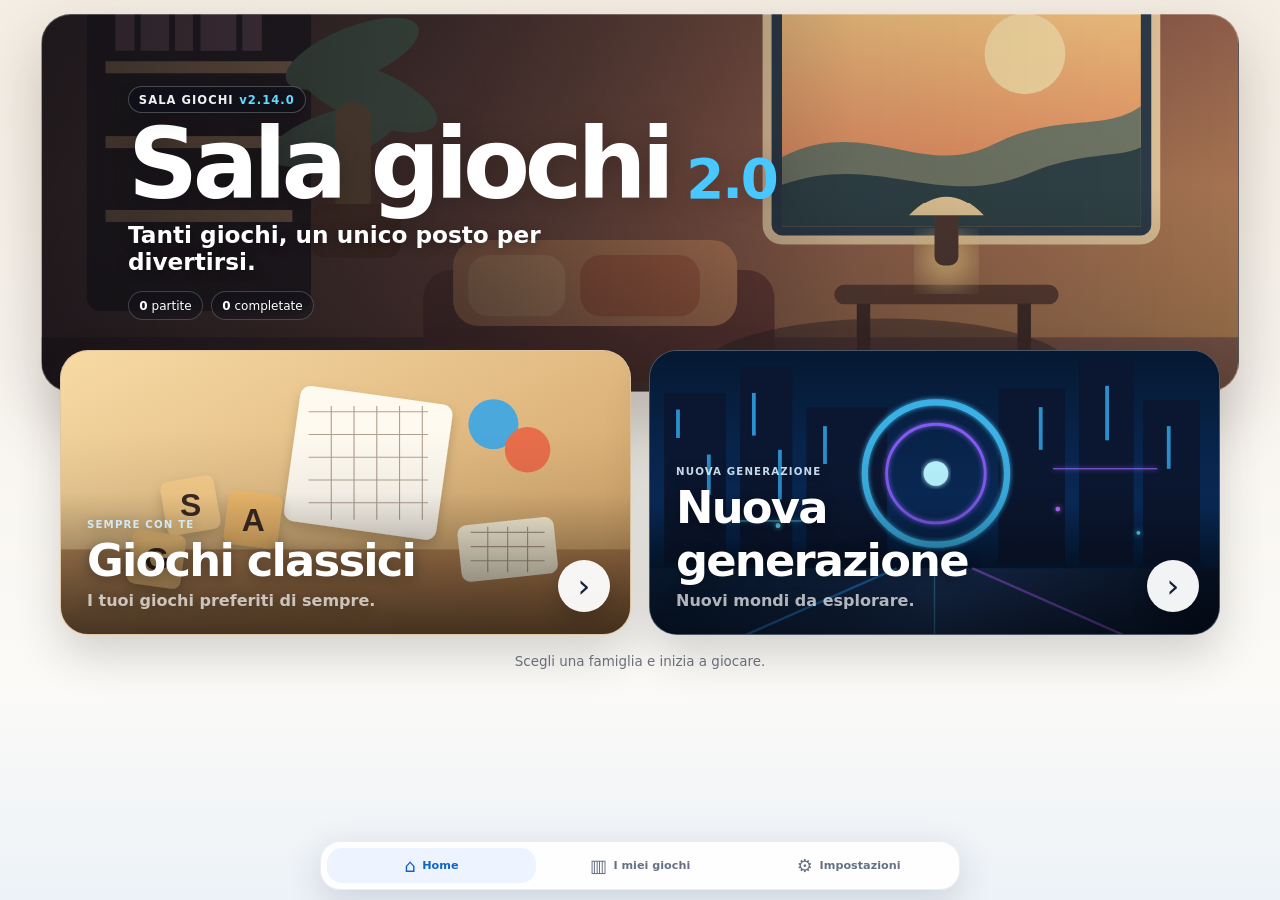
<file: index.html>
<!doctype html>
<html lang="it">
<head>
  <meta charset="utf-8" />
  <meta name="viewport" content="width=device-width,initial-scale=1,viewport-fit=cover" />
  <meta name="theme-color" content="#18233b" />
  <title>Sala Giochi 2.0</title>
  <link rel="manifest" href="manifest.webmanifest?v=2.14.0" />
  <link rel="icon" href="icon-192.png" type="image/png" />
  <link rel="stylesheet" href="styles.css" />
  <link rel="stylesheet" href="nextgen.css?v=2.10.2" />
  <link rel="stylesheet" href="nomi-cose-citta.css?v=2.11.5" />
  <link rel="stylesheet" href="rebus.css?v=2.14.0" />
</head>
<body>
  <header class="topbar">
    <button id="backBtn" class="icon-btn hidden" aria-label="Indietro">←</button>
    <div>
      <h1 id="pageTitle">Sala Giochi</h1>
      <p id="pageSub">Un solo giocatore · archivio locale</p>
    </div>
    <button id="homeBtn" class="icon-btn hidden" aria-label="Home">⌂</button>
  </header>

  <main id="app" class="app"></main>

  <dialog id="difficultyDialog" class="dialog">
    <form method="dialog" class="dialog-card">
      <h2 id="difficultyTitle">Scegli difficoltà</h2>
      <div class="difficulty-grid">
        <button value="easy" class="difficulty easy"><span>●</span> Facile</button>
        <button value="medium" class="difficulty medium"><span>●</span> Medio</button>
        <button value="hard" class="difficulty hard"><span>●</span> Difficile</button>
        <button value="extreme" class="difficulty extreme"><span>✦</span> Difficilissimo</button>
      </div>
      <button value="cancel" class="secondary">Annulla</button>
    </form>
  </dialog>

  <dialog id="helpDialog" class="dialog utility-dialog">
    <div class="dialog-card">
      <div class="dialog-title-row"><div><h2 id="helpTitle">Come si gioca</h2><p id="helpLevel"></p></div><button class="dialog-x" type="button" onclick="document.getElementById('helpDialog').close()">×</button></div>
      <div id="helpContent" class="help-content"></div>
      <button class="primary wide" type="button" onclick="document.getElementById('helpDialog').close()">Ho capito</button>
    </div>
  </dialog>

  <dialog id="notesDialog" class="dialog notes-dialog">
    <div class="dialog-card notes-card">
      <div class="dialog-title-row"><div><h2>📝 Taccuino</h2><p id="notesContext">Appunti della partita</p></div><button class="dialog-x" type="button" onclick="closeNotes()">×</button></div>
      <div class="notes-tools">
        <button id="copyCurrentBtn" class="secondary" type="button">📌 Copia elemento attuale</button>
        <button id="clearNotesBtn" class="secondary danger" type="button">Cancella foglio</button>
      </div>
      <textarea id="notesArea" class="notes-area" spellcheck="false" placeholder="Scrivi qui indizi, calcoli, ipotesi, combinazioni..."></textarea>
      <div class="mini-calc">
        <label for="calcInput">Calcolo rapido</label>
        <div class="calc-row"><input id="calcInput" inputmode="decimal" placeholder="es. (24+41)-9"><button id="calcBtn" class="secondary" type="button">=</button><output id="calcResult">—</output></div>
      </div>
      <p class="notes-save">Salvataggio automatico locale per questa sessione.</p>
    </div>
  </dialog>

  <div id="toast" class="toast" role="status" aria-live="polite"></div>
  <script src="app.js"></script>
  <script src="nextgen.js?v=2.10.2"></script>
  <script src="nomi-cose-citta.js?v=2.11.5"></script>
  <script src="rebus-config.js?v=2.14.0"></script>
  <script src="rebus.js?v=2.14.0"></script>
</body>
</html>
</file>
<file: styles.css>
:root{
  --bg:#f3f5fb;
  --surface:#ffffff;
  --surface-soft:#f8f9fd;
  --text:#172033;
  --muted:#718096;
  --line:#e5e9f2;
  --navy:#18233b;
  --purple:#6957e8;
  --purple-2:#8c7cf4;
  --shadow:0 14px 38px rgba(31,42,68,.10);
  --shadow-soft:0 8px 24px rgba(31,42,68,.08);
  --radius:22px;
}
*{box-sizing:border-box;-webkit-tap-highlight-color:transparent}
html{background:var(--bg)}
body{margin:0;background:
  radial-gradient(circle at 8% -8%,rgba(105,87,232,.13),transparent 28%),
  radial-gradient(circle at 95% 8%,rgba(60,194,195,.12),transparent 24%),
  var(--bg);color:var(--text);font-family:Inter,ui-rounded,system-ui,-apple-system,"Segoe UI",Roboto,sans-serif;min-height:100vh}
button,input,select{font:inherit}button{cursor:pointer;color:inherit}
button:active{transform:scale(.985)}
.topbar{position:sticky;top:0;z-index:5;display:grid;grid-template-columns:48px 1fr 48px;gap:9px;align-items:center;padding:14px 14px 12px;background:rgba(24,35,59,.96);color:#fff;border-bottom:1px solid rgba(255,255,255,.08);box-shadow:0 8px 24px rgba(24,35,59,.14);backdrop-filter:blur(16px)}
.topbar h1{margin:0;font-size:1.38rem;font-weight:850;letter-spacing:-.025em}.topbar p{margin:3px 0 0;color:#bdc6d9;font-size:.79rem;white-space:nowrap;overflow:hidden;text-overflow:ellipsis}.icon-btn{border:1px solid rgba(255,255,255,.12);background:rgba(255,255,255,.09);color:#fff;border-radius:15px;width:44px;height:44px;box-shadow:none;font-size:1.32rem;transition:.18s ease}.icon-btn:hover{background:rgba(255,255,255,.15)}.hidden{visibility:hidden}
.app{max-width:1020px;margin:0 auto;padding:18px 14px 42px}

.hero{position:relative;overflow:hidden;background:linear-gradient(135deg,#6553e5 0%,#7d68ef 48%,#4bb8c4 130%);color:#fff;border:0;box-shadow:0 18px 42px rgba(91,76,210,.23);border-radius:28px;padding:24px 22px;margin-bottom:16px;min-height:160px}.hero:before{content:"";position:absolute;width:150px;height:150px;border-radius:50%;right:-50px;top:-65px;background:rgba(255,255,255,.11)}.hero:after{content:"";position:absolute;width:95px;height:95px;border-radius:50%;right:44px;bottom:-58px;background:rgba(255,255,255,.09)}.hero>*{position:relative;z-index:1}.hero-kicker{display:inline-flex;align-items:center;gap:7px;background:rgba(255,255,255,.16);border:1px solid rgba(255,255,255,.18);border-radius:999px;padding:7px 11px;font-size:.76rem;font-weight:800;margin-bottom:12px}.hero h2{margin:0 0 8px;font-size:clamp(1.7rem,7vw,2.25rem);line-height:1.06;letter-spacing:-.035em}.hero p{margin:0;color:rgba(255,255,255,.86);line-height:1.45;max-width:650px;font-size:.93rem}.hero-note{display:flex;gap:8px;flex-wrap:wrap;margin-top:16px}.hero-note span{font-size:.74rem;font-weight:750;background:rgba(255,255,255,.13);padding:6px 9px;border-radius:999px}

.daily-card{width:100%;border:0;position:relative;overflow:hidden;background:linear-gradient(110deg,#fff7df,#fff2bf);border-radius:22px;padding:16px 17px;margin:4px 0 22px;text-align:left;box-shadow:var(--shadow-soft);display:grid;grid-template-columns:52px 1fr 28px;gap:12px;align-items:center}.daily-card:before{content:"";position:absolute;inset:0;border:1px solid rgba(230,170,37,.24);border-radius:inherit;pointer-events:none}.daily-icon{width:52px;height:52px;border-radius:17px;background:#fff;display:grid;place-items:center;font-size:1.65rem;box-shadow:0 7px 20px rgba(181,129,22,.14)}.daily-card strong{display:block;font-size:1rem;margin-bottom:3px}.daily-card small{display:block;color:#8a6b28;line-height:1.3}.card-arrow{font-size:1.25rem;color:#9d7b2e;font-weight:900;text-align:right}

.section-title{display:flex;justify-content:space-between;align-items:center;margin:22px 2px 11px}.section-title h3{margin:0;font-size:1.08rem;letter-spacing:-.015em}.section-title small{color:var(--muted)}
.grid{display:grid;grid-template-columns:repeat(2,minmax(0,1fr));gap:12px}
.game-card{position:relative;overflow:hidden;min-height:148px;border:1px solid rgba(255,255,255,.8);background:var(--surface);border-radius:24px;box-shadow:var(--shadow-soft);padding:16px;text-align:left;transition:transform .18s ease,box-shadow .18s ease}.game-card:hover{transform:translateY(-2px);box-shadow:0 16px 32px rgba(31,42,68,.12)}.game-card:before{content:"";position:absolute;width:95px;height:95px;border-radius:50%;right:-44px;top:-42px;background:var(--game-wash,#eef1ff)}.game-icon{position:relative;width:48px;height:48px;border-radius:16px;display:grid;place-items:center;background:var(--game-soft,#f1f3ff);font-size:1.55rem;box-shadow:inset 0 0 0 1px rgba(255,255,255,.55)}.game-card strong{position:relative;display:block;font-size:1rem;margin-top:12px;letter-spacing:-.01em}.game-card small{position:relative;display:block;margin-top:5px;color:var(--muted);line-height:1.35;font-size:.78rem;padding-right:4px}.game-card .mini-arrow{position:absolute;right:13px;bottom:12px;width:28px;height:28px;border-radius:10px;background:var(--game-soft,#f1f3ff);display:grid;place-items:center;color:var(--game-accent,#6957e8);font-weight:900}
.game-mixed{grid-column:1/-1;min-height:135px;background:linear-gradient(135deg,#261f55,#5041b8);color:#fff;border:0}.game-mixed:before{width:170px;height:170px;right:-70px;top:-100px;background:rgba(255,255,255,.10)}.game-mixed .game-icon{background:rgba(255,255,255,.15)}.game-mixed small{color:#d9d4ff;max-width:75%}.game-mixed .mini-arrow{background:rgba(255,255,255,.13);color:#fff}
.game-sudoku{--game-accent:#4f6fe8;--game-soft:#edf2ff;--game-wash:#dfe7ff}.game-wordsearch{--game-accent:#00a89f;--game-soft:#e7faf7;--game-wash:#d4f5ef}.game-anagram{--game-accent:#d27716;--game-soft:#fff4e7;--game-wash:#ffe8c9}.game-quiz{--game-accent:#e3507a;--game-soft:#fff0f5;--game-wash:#ffdce7}.game-logic{--game-accent:#7753d7;--game-soft:#f1ecff;--game-wash:#e4dafd}.game-escape{--game-accent:#4e5969;--game-soft:#eef1f5;--game-wash:#dfe4ea}

.primary{border:0;border-radius:16px;background:linear-gradient(135deg,#5d4bdd,#755fe9);color:#fff;padding:14px 18px;font-weight:800;box-shadow:0 8px 20px rgba(93,75,221,.20);transition:.18s ease}.primary:hover{filter:brightness(1.03)}.secondary{border:1px solid var(--line);border-radius:16px;background:#fff;color:var(--text);padding:12px 16px;font-weight:720;box-shadow:0 3px 10px rgba(31,42,68,.04)}.danger{border-color:#fecaca;color:#b91c1c;background:#fff7f7}.wide{width:100%}

.stat-grid{display:grid;grid-template-columns:repeat(2,1fr);gap:10px}.stat{position:relative;overflow:hidden;background:var(--surface);border:1px solid rgba(255,255,255,.9);border-radius:20px;padding:15px;box-shadow:0 6px 18px rgba(31,42,68,.06)}.stat:after{content:"";position:absolute;width:54px;height:54px;border-radius:50%;right:-25px;bottom:-25px;background:#eff1ff}.stat b{display:block;font-size:1.4rem;letter-spacing:-.03em}.stat span{color:var(--muted);font-size:.78rem;font-weight:650}

.dialog{border:0;border-radius:28px;padding:0;box-shadow:0 28px 90px rgba(16,24,40,.32);max-width:420px;width:calc(100% - 28px);background:#fff}.dialog::backdrop{background:rgba(15,23,42,.57);backdrop-filter:blur(4px)}.dialog-card{padding:23px}.dialog-card h2{margin:0 0 4px;font-size:1.25rem}.difficulty-grid{display:grid;gap:10px;margin:17px 0}.difficulty{position:relative;border:1px solid var(--line);background:#fff;border-radius:18px;padding:16px;text-align:left;font-weight:850;box-shadow:0 5px 16px rgba(31,42,68,.05);transition:.18s ease}.difficulty:after{content:"›";position:absolute;right:16px;font-size:1.35rem;color:#a0a8b7}.difficulty span{margin-right:9px}.difficulty.easy{background:#f4fcf7;border-color:#d9f1e1}.difficulty.medium{background:#fffaf0;border-color:#f4e6bf}.difficulty.hard{background:#fff5f5;border-color:#f2d7d7}.difficulty.extreme{background:linear-gradient(135deg,#25173d,#3c205b 70%,#69202a);border-color:#574072;color:#fff}.difficulty.easy span{color:#1eaa62}.difficulty.medium span{color:#e0a91f}.difficulty.hard span{color:#e15252}.difficulty.extreme span{color:#ffca57}

.game-shell{background:rgba(255,255,255,.94);border:1px solid rgba(255,255,255,.9);border-radius:26px;box-shadow:var(--shadow);padding:16px;overflow:hidden}.game-head{display:flex;justify-content:space-between;gap:10px;align-items:center;margin-bottom:15px;padding-bottom:12px;border-bottom:1px solid var(--line)}.badge{display:inline-flex;align-items:center;gap:6px;border:0;background:#f2f3fb;border-radius:999px;padding:8px 11px;font-size:.8rem;font-weight:800}.timer{font-variant-numeric:tabular-nums;font-weight:900;background:#18233b;color:#fff;border-radius:999px;padding:7px 10px;font-size:.85rem}.message{padding:12px 14px;border-radius:15px;background:#f4f6fa;margin:12px 0;color:#445066;line-height:1.4}.message.ok{background:#ecfbf2;color:#17683d}.message.bad{background:#fff0f0;color:#9a2f2f}
.sudoku{display:grid;grid-template-columns:repeat(9,1fr);max-width:560px;margin:0 auto;border:3px solid #26344e;aspect-ratio:1;border-radius:10px;overflow:hidden;background:#fff}.sudoku input{width:100%;min-width:0;border:1px solid #dce2eb;text-align:center;font-size:clamp(1rem,4vw,1.65rem);font-weight:800;background:#fff;color:#26344e}.sudoku input.given{background:#eef2f8;color:#121b2c}.sudoku input:nth-child(3n){border-right:2px solid #26344e}.sudoku input:nth-child(9n){border-right:0}.sudoku input:nth-child(n+19):nth-child(-n+27),.sudoku input:nth-child(n+46):nth-child(-n+54){border-bottom:2px solid #26344e}
.actions{display:flex;flex-wrap:wrap;gap:8px;margin-top:16px}.actions button{flex:1 1 140px}.word-grid{display:grid;gap:3px;max-width:560px;margin:0 auto;user-select:none}.letter{aspect-ratio:1;display:grid;place-items:center;background:#f8f9fc;border:1px solid #e3e7ee;border-radius:7px;font-weight:850;font-size:clamp(.72rem,3vw,1.05rem)}.letter.selected{background:#e0e7ff;border-color:#aebdff}.letter.found{background:#dcf7e7;border-color:#9fdfb8}.word-list{display:flex;flex-wrap:wrap;gap:8px;margin-top:14px}.word-chip{border:1px solid var(--line);border-radius:999px;padding:7px 10px;background:#fff}.word-chip.done{text-decoration:line-through;opacity:.5}.big-word{font-size:clamp(2rem,10vw,4rem);letter-spacing:.12em;text-align:center;font-weight:950;margin:24px 0;color:#302862}.answer-row{display:flex;gap:8px}.answer-row input{flex:1;min-width:0;border:1px solid #dce2eb;border-radius:15px;padding:13px;background:#fff;outline:none}.answer-row input:focus{border-color:#8d7df0;box-shadow:0 0 0 3px rgba(105,87,232,.10)}.quiz-q{font-size:1.22rem;font-weight:850;line-height:1.38;margin:17px 0;letter-spacing:-.012em}.choices{display:grid;gap:10px}.choice{border:1px solid var(--line);background:#fff;border-radius:16px;padding:14px;text-align:left;font-weight:650;box-shadow:0 4px 12px rgba(31,42,68,.04)}.choice.correct{border-color:#8dd4a8;background:#effbf3}.choice.wrong{border-color:#efa4a4;background:#fff1f1}.escape-scene{font-size:1.02rem;line-height:1.58;background:linear-gradient(135deg,#f6f4ff,#f7f9fd);border:1px solid #e6e2fb;border-radius:18px;padding:16px}.escape-items{display:grid;gap:8px;margin-top:14px}.escape-item{border:1px solid var(--line);background:#fff;border-radius:15px;padding:12px;text-align:left}.progress{height:10px;border-radius:999px;background:#e8ebf1;overflow:hidden;margin:10px 0 18px}.progress>span{display:block;height:100%;background:linear-gradient(90deg,#5d4bdd,#46b7c2);border-radius:999px;transition:width .25s ease}
.table{width:100%;border-collapse:collapse;background:#fff;border-radius:18px;overflow:hidden;box-shadow:0 6px 18px rgba(31,42,68,.05)}.table th,.table td{padding:10px;border-bottom:1px solid var(--line);text-align:left;font-size:.86rem}.table th{background:#f7f8fb;color:#536075}.empty{padding:26px;text-align:center;color:var(--muted);background:#fff;border-radius:18px;border:1px dashed #d9dee8}.footer-note{color:var(--muted);font-size:.78rem;line-height:1.5;margin-top:18px}.toast{position:fixed;left:50%;bottom:26px;transform:translateX(-50%) translateY(20px);background:#18233b;color:#fff;padding:11px 15px;border-radius:999px;box-shadow:0 12px 30px rgba(24,35,59,.25);opacity:0;pointer-events:none;transition:.2s;z-index:20;font-size:.86rem;font-weight:700}.toast.show{opacity:1;transform:translateX(-50%) translateY(0)}
@media (min-width:720px){.grid{grid-template-columns:repeat(4,1fr)}.game-mixed{grid-column:span 2}.stat-grid{grid-template-columns:repeat(4,1fr)}.app{padding-top:24px}.game-shell{padding:22px}.hero{padding:28px}.daily-card{grid-template-columns:60px 1fr 34px}.daily-icon{width:58px;height:58px}}


/* v1.2 visual refresh */
.game-shell.game-quiz,.game-shell.game-logic,.game-shell.game-escape,.game-shell.game-mixed{background:linear-gradient(180deg,rgba(18,28,48,.98),rgba(14,22,40,.98));color:#eef4ff;border:1px solid rgba(112,134,182,.28);box-shadow:0 18px 42px rgba(12,20,37,.28)}
.game-shell.game-quiz .game-head,.game-shell.game-logic .game-head,.game-shell.game-escape .game-head,.game-shell.game-mixed .game-head{border-bottom-color:rgba(154,173,215,.16)}
.game-shell.game-quiz .badge,.game-shell.game-logic .badge,.game-shell.game-escape .badge,.game-shell.game-mixed .badge{background:linear-gradient(135deg,#2a3860,#16243f);color:#fff;border:1px solid rgba(255,255,255,.08)}
.quiz-q{background:linear-gradient(135deg,rgba(84,67,192,.26),rgba(53,159,220,.14));border:1px solid rgba(141,125,240,.22);border-radius:20px;padding:18px;box-shadow:inset 0 1px 0 rgba(255,255,255,.05)}
.choice{background:linear-gradient(135deg,rgba(255,255,255,.08),rgba(255,255,255,.03));border:1px solid rgba(155,177,224,.18);color:#eef4ff;box-shadow:none}
.choice.correct{background:linear-gradient(135deg,rgba(26,129,67,.35),rgba(11,98,111,.25));border-color:#6ed497}
.choice.wrong{background:linear-gradient(135deg,rgba(152,41,41,.4),rgba(104,18,59,.28));border-color:#f2a5a5}
.message{background:rgba(255,255,255,.06);color:#d8e2f4;border:1px solid rgba(255,255,255,.06)}
.message.ok{background:rgba(34,154,94,.18);color:#dff9ea;border-color:rgba(102,219,159,.26)}
.message.bad{background:rgba(160,50,50,.2);color:#ffe5e5;border-color:rgba(255,177,177,.24)}
.answer-row input{background:rgba(255,255,255,.08);border-color:rgba(166,182,214,.18);color:#fff}
.answer-row input:focus{border-color:#8d7df0;box-shadow:0 0 0 3px rgba(105,87,232,.18)}
.progress{height:12px;background:rgba(255,255,255,.09);box-shadow:inset 0 0 0 1px rgba(255,255,255,.05)}
.progress>span{background:linear-gradient(90deg,#6d58ff,#4fd0ff 55%,#ffd25e);box-shadow:0 0 14px rgba(109,88,255,.45)}
.logic-panel{position:relative;padding:16px 16px 18px;border-radius:22px;background:linear-gradient(135deg,rgba(57,38,119,.52),rgba(22,35,63,.9));border:1px solid rgba(147,127,255,.25);overflow:hidden}
.logic-panel:before{content:"";position:absolute;inset:auto -30px -30px auto;width:120px;height:120px;border-radius:50%;background:radial-gradient(circle,rgba(255,183,64,.25),transparent 65%)}
.logic-title{display:flex;justify-content:space-between;align-items:center;gap:10px;margin-bottom:10px}
.logic-title h3{margin:0;font-size:1.15rem;color:#fff}
.logic-meta{display:flex;gap:8px;flex-wrap:wrap;margin-bottom:14px}.logic-chip{padding:7px 10px;border-radius:999px;background:rgba(255,255,255,.08);border:1px solid rgba(255,255,255,.07);font-size:.78rem;color:#dfe7fb}
.escape-scene-wrap{position:relative;border-radius:24px;overflow:hidden;border:1px solid rgba(116,153,211,.26);background:linear-gradient(180deg,#162342,#0d1833);margin-bottom:16px;box-shadow:0 12px 32px rgba(0,0,0,.22)}
.escape-stage{position:relative;min-height:250px;padding:18px;background:
radial-gradient(circle at 18% 25%,rgba(83,196,255,.22),transparent 20%),
radial-gradient(circle at 82% 18%,rgba(255,205,95,.18),transparent 16%),
radial-gradient(circle at 68% 82%,rgba(120,95,255,.18),transparent 18%),
linear-gradient(180deg,#18284c 0%,#10203c 58%,#0a1327 100%)}
.escape-stage.level-medium{background:
radial-gradient(circle at 18% 25%,rgba(83,196,255,.22),transparent 20%),
radial-gradient(circle at 82% 18%,rgba(255,205,95,.18),transparent 16%),
radial-gradient(circle at 68% 82%,rgba(120,95,255,.18),transparent 18%),
linear-gradient(180deg,#1d3058 0%,#12203d 58%,#0b162c 100%)}
.escape-stage.level-hard,.escape-stage.level-extreme{background:
radial-gradient(circle at 16% 22%,rgba(83,196,255,.26),transparent 18%),
radial-gradient(circle at 84% 16%,rgba(255,205,95,.24),transparent 15%),
radial-gradient(circle at 72% 80%,rgba(120,95,255,.18),transparent 18%),
linear-gradient(180deg,#18294d 0%,#0f1b35 45%,#0a1327 100%)}
.escape-stage:before{content:"";position:absolute;inset:0;background:repeating-linear-gradient(90deg,transparent 0 48px,rgba(255,255,255,.02) 48px 50px);opacity:.5;pointer-events:none}
.escape-stage:after{content:"";position:absolute;left:12%;top:16px;width:38%;height:10px;background:radial-gradient(circle,rgba(255,207,107,.8),transparent 70%);filter:blur(14px);animation:flicker 2.6s ease-in-out infinite}
.escape-title{position:relative;z-index:1;max-width:72%}.escape-title h2{margin:0 0 6px;font-size:1.3rem;color:#fff}.escape-title p{margin:0;color:#d7e4ff;line-height:1.4;font-size:.9rem}
.escape-hotspots{position:absolute;inset:0;pointer-events:none}
.hotspot{position:absolute;display:flex;align-items:center;gap:7px;padding:8px 11px;border-radius:999px;background:rgba(14,22,41,.76);color:#fff;border:1px solid rgba(255,255,255,.12);box-shadow:0 0 0 1px rgba(255,221,133,.18),0 0 24px rgba(255,204,80,.2);backdrop-filter:blur(4px);animation:pulseHot 1.8s ease-in-out infinite}
.hotspot:before{content:"⌕";display:grid;place-items:center;width:24px;height:24px;border-radius:50%;background:linear-gradient(135deg,#ffd76a,#ff9b34);color:#2b1f00;font-weight:900;box-shadow:0 0 16px rgba(255,197,73,.45)}
.escape-particles span{position:absolute;width:4px;height:4px;border-radius:50%;background:rgba(255,232,169,.8);box-shadow:0 0 10px rgba(255,232,169,.8);animation:floatDust linear infinite}
.escape-particles span:nth-child(1){left:18%;top:26%;animation-duration:7s;animation-delay:-1s}
.escape-particles span:nth-child(2){left:33%;top:40%;animation-duration:8s;animation-delay:-3s}
.escape-particles span:nth-child(3){left:57%;top:18%;animation-duration:6.4s;animation-delay:-2s}
.escape-particles span:nth-child(4){left:73%;top:38%;animation-duration:7.6s;animation-delay:-4s}
.escape-particles span:nth-child(5){left:83%;top:68%;animation-duration:6.9s;animation-delay:-5s}
.escape-console,.escape-door,.escape-safe,.escape-desk{position:absolute;border-radius:18px;border:1px solid rgba(255,255,255,.09);background:linear-gradient(180deg,rgba(255,255,255,.07),rgba(255,255,255,.02));box-shadow:inset 0 1px 0 rgba(255,255,255,.06),0 6px 24px rgba(0,0,0,.22)}
.escape-console{left:5%;top:28%;width:28%;height:30%}.escape-console:before,.escape-console:after{content:"";position:absolute;left:10%;right:10%;height:28%;border-radius:10px;background:linear-gradient(135deg,rgba(55,233,255,.35),rgba(51,108,255,.18));box-shadow:inset 0 0 0 1px rgba(93,220,255,.2)}.escape-console:before{top:10%}.escape-console:after{bottom:10%}
.escape-safe{left:42%;top:34%;width:18%;height:24%}.escape-safe:before{content:"";position:absolute;inset:14% 20%;border-radius:50%;border:2px solid rgba(255,189,88,.55)}
.escape-desk{left:10%;bottom:8%;width:42%;height:18%}
.escape-door{right:6%;top:22%;width:24%;height:48%;border-color:rgba(112,182,255,.22)}.escape-door:before{content:"";position:absolute;top:16%;left:38%;width:24%;height:36%;border-radius:10px;border:2px solid rgba(96,203,255,.4)}.escape-door:after{content:"";position:absolute;bottom:16%;right:14%;width:26%;height:16%;border-radius:8px;background:linear-gradient(135deg,rgba(63,183,255,.44),rgba(89,110,255,.2))}
.escape-inventory{display:flex;gap:10px;flex-wrap:wrap;padding:12px 14px;background:rgba(11,18,33,.72);border-top:1px solid rgba(255,255,255,.08)}
.item-pill{display:flex;align-items:center;gap:8px;padding:10px 12px;border-radius:14px;background:rgba(255,255,255,.07);border:1px solid rgba(255,255,255,.08);color:#ecf2ff;font-size:.88rem}.item-pill span{font-size:1.15rem}
.escape-question{padding:16px;border-radius:20px;background:linear-gradient(135deg,rgba(95,79,214,.22),rgba(31,104,165,.14));border:1px solid rgba(149,166,255,.18)}
.escape-question h3{margin:0 0 8px;color:#fff;font-size:1.08rem}.escape-question p{margin:0;color:#d7e4ff;line-height:1.45}
@keyframes pulseHot{0%,100%{transform:scale(1);box-shadow:0 0 0 1px rgba(255,221,133,.18),0 0 24px rgba(255,204,80,.18)}50%{transform:scale(1.035);box-shadow:0 0 0 1px rgba(255,221,133,.28),0 0 34px rgba(255,204,80,.28)}}
@keyframes flicker{0%,100%{opacity:.86}50%{opacity:1}70%{opacity:.72}}
@keyframes floatDust{0%{transform:translateY(0) scale(.9);opacity:0}20%{opacity:1}100%{transform:translateY(-38px) scale(1.15);opacity:0}}


.inline-actions{display:flex;gap:8px;flex-wrap:wrap}
.palette-grid{display:grid;grid-template-columns:repeat(2,minmax(0,1fr));gap:10px}
.palette-chip{display:flex;align-items:center;gap:10px;padding:12px;border-radius:16px;border:1px solid var(--line);background:#fff;font-weight:700;box-shadow:0 4px 12px rgba(31,42,68,.05)}
.palette-chip.selected{outline:2px solid var(--p-a1,#6a5cff);border-color:transparent}
.palette-chip .swatch{width:34px;height:34px;border-radius:12px;background:linear-gradient(135deg,var(--s1),var(--s2),var(--s3));box-shadow:inset 0 0 0 1px rgba(255,255,255,.45)}
.settings-list{display:grid;gap:10px}
.setting-row{display:grid;grid-template-columns:1fr auto;gap:10px;align-items:center;padding:12px;border:1px solid var(--line);border-radius:16px;background:#fff}
.setting-row strong{display:block}.setting-row small{display:block;color:var(--muted);margin-top:4px}
.palette-select{padding:10px 12px;border:1px solid var(--line);border-radius:12px;background:#fff;min-width:140px}
.screen-theme{--p-s1:#0f1631;--p-s2:#1e2e68;--p-a1:#6a5cff;--p-a2:#29c7ff;--p-a3:#7dffb3}
.home-theme .hero{background:linear-gradient(135deg,var(--p-s1) 0%,var(--p-s2) 58%,var(--p-a1) 120%)}
.home-theme .hero-kicker{background:rgba(255,255,255,.12)}
.home-theme .daily-card{background:linear-gradient(135deg,var(--p-s1),var(--p-s2));color:#fff}
.home-theme .daily-card small,.home-theme .card-arrow{color:rgba(255,255,255,.78)}
.home-theme .daily-icon{background:linear-gradient(135deg,var(--p-a1),var(--p-a2));color:#fff}
.home-theme .game-card{background:linear-gradient(180deg,#ffffff,#f7f9ff);border-color:rgba(255,255,255,.85)}
.home-theme .game-card .game-icon{background:linear-gradient(135deg,var(--p-a1),var(--p-a2));color:#fff}
.home-theme .game-card .mini-arrow{background:linear-gradient(135deg,var(--p-a1),var(--p-a2));color:#fff}
.home-theme .game-mixed{background:linear-gradient(135deg,var(--p-s1),var(--p-s2),var(--p-a1))}
.home-theme .stat:after{background:linear-gradient(135deg,var(--p-a1),transparent)}
.screen-theme .primary{background:linear-gradient(135deg,var(--p-a1),var(--p-a2));box-shadow:0 8px 20px rgba(84,103,214,.24)}
.game-theme .game-shell{background:linear-gradient(180deg,var(--p-s1),#0d1220);color:#eef4ff;border-color:rgba(112,134,182,.22)}
.game-theme .game-head{border-bottom-color:rgba(154,173,215,.16)}
.game-theme .badge{background:linear-gradient(135deg,var(--p-s2),rgba(12,20,38,.8));color:#fff;border:1px solid rgba(255,255,255,.08)}
.game-theme .timer{background:linear-gradient(135deg,var(--p-a1),var(--p-a2));color:#fff}
.game-theme .quiz-q,.game-theme .logic-panel,.game-theme .escape-question{border-color:rgba(255,255,255,.14)}
.game-theme .quiz-q{background:linear-gradient(135deg,rgba(255,255,255,.08),rgba(255,255,255,.03))}
.game-theme .choice{background:linear-gradient(135deg,rgba(255,255,255,.08),rgba(255,255,255,.03));border:1px solid rgba(155,177,224,.18);color:#eef4ff}
.game-theme .choice.correct{background:linear-gradient(135deg,var(--p-a1),var(--p-a2));border-color:transparent}
.game-theme .choice.wrong{background:linear-gradient(135deg,#8d2b53,#c24848);border-color:transparent}
.game-theme .message{background:rgba(255,255,255,.06);color:#d8e2f4;border:1px solid rgba(255,255,255,.06)}
.game-theme .message.ok{background:linear-gradient(135deg,rgba(34,154,94,.24),rgba(16,111,82,.18));color:#e4fff0}
.game-theme .message.bad{background:linear-gradient(135deg,rgba(160,50,50,.28),rgba(121,27,62,.20));color:#ffe7e7}
.game-theme .progress>span{background:linear-gradient(90deg,var(--p-a1),var(--p-a2),var(--p-a3))}
.game-theme .answer-row input{background:rgba(255,255,255,.08);border-color:rgba(166,182,214,.18);color:#fff}
.game-theme .secondary{background:rgba(255,255,255,.07);color:#fff;border-color:rgba(255,255,255,.14)}
.game-theme .secondary.danger{background:rgba(135,34,34,.22)}
@media (min-width:720px){.palette-grid{grid-template-columns:repeat(4,minmax(0,1fr))}}


/* Escape Room v1.4: real interactions and visible animations */
.escape-real{display:grid;gap:14px}.escape-hud{display:flex;justify-content:space-between;gap:10px;align-items:center;font-size:.82rem;color:#dbe6fb;padding:2px 2px 0}.escape-room-live{position:relative;overflow:hidden;border-radius:24px;min-height:420px;border:1px solid rgba(255,255,255,.12);box-shadow:0 18px 38px rgba(0,0,0,.35);background:#07101d}.escape-room-bg{position:absolute;inset:-3%;background-image:linear-gradient(rgba(3,8,17,.10),rgba(3,8,17,.18)),url('escape-room-bg.jpg');background-size:cover;background-position:center;animation:roomDrift 14s ease-in-out infinite alternate;transform-origin:center}.room-light{position:absolute;border-radius:50%;filter:blur(28px);opacity:.55;pointer-events:none}.light-a{width:150px;height:150px;left:8%;top:2%;background:rgba(255,172,61,.42);animation:lampFlicker 2.1s infinite}.light-b{width:180px;height:180px;right:-25px;top:18%;background:rgba(56,168,255,.27);animation:lampFlicker 3s infinite reverse}.room-hotspot{position:absolute;z-index:8;border:1px solid rgba(255,224,146,.35);background:rgba(7,14,29,.74);color:#fff;border-radius:999px;padding:8px 10px 8px 8px;display:flex;align-items:center;gap:7px;box-shadow:0 0 0 2px rgba(255,191,57,.08),0 0 26px rgba(255,186,53,.32);backdrop-filter:blur(5px);animation:hotspotPulse 1.65s ease-in-out infinite}.room-hotspot span{display:grid;place-items:center;width:28px;height:28px;border-radius:50%;background:linear-gradient(135deg,#ffd65a,#ff8b2c);color:#261400;font-weight:900}.room-hotspot b{font-size:.75rem}.hs-monitor{left:8%;top:40%}.hs-safe{left:45%;top:39%}.hs-desk{left:28%;bottom:12%}.hs-door{right:6%;top:48%}.monitor-glow{position:absolute;z-index:3;left:7%;top:25%;width:27%;height:32%;border-radius:14px;background:rgba(27,188,255,.08);box-shadow:inset 0 0 0 2px rgba(73,199,255,.11);opacity:.25;transition:.35s}.monitor-glow.active{opacity:.9;animation:screenFlicker .9s steps(2,end) infinite}.monitor-glow.solved{background:rgba(41,255,158,.12);box-shadow:0 0 30px rgba(41,255,158,.28),inset 0 0 0 2px rgba(41,255,158,.28);animation:screenSolved 1.8s ease-in-out infinite}.safe-anim{position:absolute;z-index:4;left:43%;top:34%;width:20%;height:25%;perspective:600px}.safe-door-live{position:absolute;inset:0;border-radius:10px;border:2px solid rgba(255,204,112,.14);transform-origin:left center;transition:transform .75s cubic-bezier(.2,.7,.2,1),filter .3s}.safe-anim.open .safe-door-live{transform:rotateY(-105deg);filter:brightness(1.35)}.door-anim{position:absolute;z-index:4;right:5%;top:23%;width:25%;height:47%;perspective:900px}.door-panel-live{position:absolute;inset:0;border-radius:12px;border:2px solid rgba(100,192,255,.12);transform-origin:left center;transition:transform 1.05s cubic-bezier(.18,.8,.18,1),box-shadow .5s}.door-anim.open .door-panel-live{transform:rotateY(-82deg);box-shadow:-35px 0 55px rgba(174,223,255,.42)}.drawer-anim{position:absolute;z-index:5;left:18%;bottom:17%;width:26%;height:8%;border-radius:5px;background:rgba(125,77,37,.16);transition:.4s}.drawer-anim.drawer-pop{animation:drawerOpen .7s ease both}.floating-sparks i{position:absolute;z-index:2;width:3px;height:3px;border-radius:50%;background:#ffd470;box-shadow:0 0 10px #ffd470;opacity:0;animation:sparkFloat 6s linear infinite}.floating-sparks i:nth-child(1){left:12%;bottom:18%;animation-delay:-1s}.floating-sparks i:nth-child(2){left:32%;bottom:28%;animation-delay:-3s}.floating-sparks i:nth-child(3){left:54%;bottom:20%;animation-delay:-4s}.floating-sparks i:nth-child(4){left:69%;bottom:24%;animation-delay:-2s}.floating-sparks i:nth-child(5){left:79%;bottom:15%;animation-delay:-5s}.floating-sparks i:nth-child(6){left:45%;bottom:11%;animation-delay:-2.5s}.escape-inventory-live{display:grid;grid-template-columns:auto 1fr auto;gap:12px;align-items:center;padding:12px;border-radius:18px;background:rgba(255,255,255,.055);border:1px solid rgba(255,255,255,.09)}.escape-inventory-live strong,.escape-inventory-live small{display:block}.escape-inventory-live small{color:#aebbd2;margin-top:2px;font-size:.72rem}.inventory-slots{display:flex;gap:8px;min-width:0;overflow-x:auto}.inventory-empty{color:#8291aa;font-size:.8rem}.inventory-item{min-width:64px;border:1px solid rgba(255,255,255,.11);background:rgba(255,255,255,.06);color:#fff;border-radius:14px;padding:8px 9px;display:grid;place-items:center;gap:3px}.inventory-item span{font-size:1.35rem}.inventory-item small{font-size:.66rem;color:#dfe8f9}.inventory-item.selected{outline:2px solid var(--p-a2);background:linear-gradient(135deg,rgba(255,255,255,.13),rgba(255,255,255,.05))}.inventory-item.item-enter{animation:itemEnter .5s cubic-bezier(.2,.9,.2,1)}.escape-panel-live{min-height:118px;border-radius:18px;background:rgba(255,255,255,.055);border:1px solid rgba(255,255,255,.09);overflow:hidden}.escape-panel-placeholder{padding:24px;text-align:center;color:#9eb0ca}.panel-head{display:flex;gap:9px;align-items:center;padding:12px 14px;border-bottom:1px solid rgba(255,255,255,.08);background:rgba(255,255,255,.035)}.panel-head span{font-size:1.25rem}.panel-body{padding:14px;color:#e6eefc;line-height:1.5}.panel-body p{margin:0 0 12px}.code-pad{display:flex;gap:8px}.code-pad input{flex:1;min-width:0;border:1px solid rgba(255,255,255,.14);border-radius:14px;background:rgba(255,255,255,.08);color:#fff;padding:13px;font-size:1.2rem;letter-spacing:.16em;text-align:center}.shake{animation:shakeX .42s ease}.room-hotspot:active{transform:scale(.95)}
@keyframes roomDrift{0%{transform:scale(1.06) translate3d(-1.2%,0,0)}100%{transform:scale(1.11) translate3d(1.2%,-1.2%,0)}}
@keyframes hotspotPulse{0%,100%{box-shadow:0 0 0 2px rgba(255,191,57,.08),0 0 18px rgba(255,186,53,.24);transform:scale(1)}50%{box-shadow:0 0 0 6px rgba(255,191,57,.03),0 0 34px rgba(255,186,53,.48);transform:scale(1.045)}}
@keyframes lampFlicker{0%,100%{opacity:.38}12%{opacity:.67}14%{opacity:.28}18%{opacity:.72}54%{opacity:.51}57%{opacity:.31}60%{opacity:.65}}
@keyframes screenFlicker{0%,100%{filter:brightness(.8)}50%{filter:brightness(1.35)}}
@keyframes screenSolved{0%,100%{opacity:.75}50%{opacity:1}}
@keyframes drawerOpen{0%{transform:translateY(0)}55%{transform:translateY(18px)}100%{transform:translateY(12px)}}
@keyframes sparkFloat{0%{transform:translateY(0) scale(.8);opacity:0}15%{opacity:.9}100%{transform:translateY(-160px) translateX(18px) scale(1.25);opacity:0}}
@keyframes itemEnter{0%{transform:translateY(16px) scale(.72);opacity:0}75%{transform:translateY(-2px) scale(1.05);opacity:1}100%{transform:translateY(0) scale(1)}}
@keyframes shakeX{0%,100%{transform:translateX(0)}20%{transform:translateX(-7px)}40%{transform:translateX(7px)}60%{transform:translateX(-5px)}80%{transform:translateX(5px)}}
@media(max-width:520px){.escape-room-live{min-height:390px}.escape-inventory-live{grid-template-columns:1fr auto}.escape-inventory-live>div:first-child{grid-column:1/-1}.room-hotspot b{display:none}.room-hotspot{padding:6px}.hs-desk{left:24%}}

/* v2.0 session system */
.session-badge{display:inline-flex;margin-top:7px;padding:6px 9px;border-radius:999px;background:rgba(255,255,255,.07);border:1px solid rgba(255,255,255,.09);font-size:.72rem;color:#dce6fa;font-weight:750}
.difficulty{display:grid;grid-template-columns:auto 1fr auto;align-items:center;gap:10px}
.difficulty>div{display:grid;gap:3px}.difficulty b{font-size:.98rem}.difficulty small{font-size:.72rem;font-weight:650;color:#758196}.difficulty.extreme small{color:#d8c9ea}
.session-finish{text-align:center;padding:22px 8px 10px}.result-emblem{width:78px;height:78px;margin:0 auto 12px;border-radius:24px;display:grid;place-items:center;font-size:2.2rem;background:linear-gradient(135deg,var(--p-a1),var(--p-a2));box-shadow:0 14px 34px rgba(30,42,78,.3)}
.session-kicker{text-transform:uppercase;letter-spacing:.08em;font-size:.72rem;font-weight:850;color:#9eb0cf;margin-bottom:8px}.session-finish h2{margin:0 0 8px;font-size:1.55rem}.session-finish p{margin:0 auto 18px;max-width:620px;color:#c7d3e7;line-height:1.5}.session-progress{height:12px;border-radius:999px;background:rgba(255,255,255,.08);overflow:hidden;margin:16px auto 20px;max-width:520px}.session-progress span{display:block;height:100%;border-radius:999px;background:linear-gradient(90deg,var(--p-a1),var(--p-a2),var(--p-a3))}.level-up{border-color:rgba(255,209,90,.4)!important}
.cycle-complete .result-emblem{animation:cyclePop .8s cubic-bezier(.2,.8,.2,1)}
@keyframes cyclePop{0%{transform:scale(.6) rotate(-8deg);opacity:0}70%{transform:scale(1.08) rotate(2deg)}100%{transform:scale(1) rotate(0);opacity:1}}

/* Escape Room 2.0 */
.escape-v2{display:grid;gap:12px}
.escape-mission{display:flex;align-items:center;justify-content:space-between;gap:12px;padding:14px 16px;border-radius:18px;background:linear-gradient(135deg,rgba(255,255,255,.08),rgba(255,255,255,.03));border:1px solid rgba(255,255,255,.09)}
.escape-mission>div{display:grid;gap:3px}.escape-mission strong{font-size:1rem}.escape-mission small{color:#c5d1e5;line-height:1.35}.mission-kicker{font-size:.65rem;letter-spacing:.12em;color:var(--p-a3);font-weight:900}
.escape-room-v2{position:relative;aspect-ratio:16/10;min-height:310px;overflow:hidden;border-radius:24px;border:1px solid rgba(255,255,255,.12);box-shadow:0 18px 42px rgba(0,0,0,.30);background:#0b1220}
.escape-bg-v2{position:absolute;inset:-2%;background:url('escape-room-bg.jpg') center/cover no-repeat;animation:roomDrift 18s ease-in-out infinite alternate;filter:saturate(1.08) contrast(1.05)}
.escape-room-v2:after{content:"";position:absolute;inset:0;pointer-events:none;background:linear-gradient(180deg,rgba(5,8,18,.06),rgba(5,8,18,.20) 60%,rgba(5,8,18,.48));box-shadow:inset 0 0 80px rgba(3,7,18,.55)}
.ambient-beam{position:absolute;z-index:2;width:34%;height:70%;filter:blur(30px);opacity:.18;pointer-events:none;animation:beamPulse 5s ease-in-out infinite}.beam1{left:4%;top:-15%;background:linear-gradient(180deg,#ffc95a,transparent);transform:rotate(7deg)}.beam2{right:-4%;top:2%;background:linear-gradient(180deg,#4cc9ff,transparent);transform:rotate(-10deg);animation-delay:-2.4s}
.room-spot-v2{position:absolute;z-index:8;display:flex;align-items:center;gap:6px;border:0;background:rgba(7,13,26,.72);color:#fff;border-radius:999px;padding:6px 9px;box-shadow:0 0 0 1px rgba(255,255,255,.13),0 0 18px rgba(255,193,69,.20);backdrop-filter:blur(5px);font-size:.72rem;font-weight:800;animation:spotPulse 1.9s ease-in-out infinite}
.room-spot-v2 .spot-ring{width:22px;height:22px;border-radius:50%;display:grid;place-items:center;background:linear-gradient(135deg,var(--p-a1),var(--p-a2));font-size:1rem;line-height:1}.escape-v2.no-labels .room-spot-v2 b{display:none}.escape-v2.no-labels .room-spot-v2{padding:5px}.escape-v2.no-pulse .room-spot-v2{animation:none;opacity:.32;background:rgba(7,13,26,.32);box-shadow:none}.escape-v2.no-pulse .room-spot-v2 .spot-ring{opacity:.45}
.hs2-board{left:5%;top:13%}.hs2-micro{left:17%;top:57%}.hs2-calendar{left:34%;top:14%}.hs2-desk{left:28%;bottom:9%}.hs2-shelf{left:7%;top:39%}.hs2-cabinet{left:48%;top:35%}.hs2-power{right:24%;top:18%}.hs2-monitor{left:17%;top:28%}.hs2-safe{right:30%;top:43%}.hs2-wall{right:10%;top:17%}.hs2-door{right:5%;top:48%}
.cabinet-door-v2,.safe-door-v2,.door-panel-v2{position:absolute;z-index:5;pointer-events:none;transform-origin:left center;transition:transform .72s cubic-bezier(.2,.75,.2,1),filter .35s,opacity .35s}.cabinet-door-v2{left:47%;top:31%;width:13%;height:30%;border:2px solid rgba(240,205,133,.24);border-radius:8px;background:rgba(35,27,21,.20)}.cabinet-door-v2.open{transform:perspective(500px) rotateY(-72deg);filter:brightness(1.25)}
.safe-door-v2{right:28%;top:38%;width:14%;height:25%;border:2px solid rgba(210,173,92,.25);border-radius:9px;background:rgba(34,29,24,.22)}.safe-door-v2.open{transform:perspective(500px) rotateY(-82deg)}
.door-panel-v2{right:1%;top:18%;width:20%;height:65%;border-radius:8px;background:rgba(19,31,45,.08)}.door-panel-v2.open{transform:perspective(850px) rotateY(-78deg);filter:brightness(1.4)}
.power-glow-v2{position:absolute;z-index:4;right:21%;top:12%;width:16%;height:24%;border-radius:12px;opacity:0;transition:.4s;background:radial-gradient(circle,#6dff9b 0%,rgba(80,255,160,.16) 45%,transparent 72%)}.power-glow-v2.on{opacity:1;animation:powerPulse 1.3s ease-in-out infinite}
.uv-writing-v2{position:absolute;z-index:7;right:16%;top:31%;font-size:clamp(1.2rem,5vw,3rem);font-weight:950;letter-spacing:.18em;color:#d683ff;text-shadow:0 0 8px #a239ff,0 0 24px #8c26ff;opacity:0;transform:rotate(-8deg) scale(.9);transition:.5s}.uv-writing-v2.visible{opacity:.88;transform:rotate(-8deg) scale(1);animation:uvFlicker 2.2s ease-in-out infinite}
.dust-v2 i{position:absolute;z-index:6;width:3px;height:3px;border-radius:50%;background:#ffd783;box-shadow:0 0 10px #ffd783;opacity:0;animation:dustFloat 7s linear infinite}.dust-v2 i:nth-child(1){left:11%;top:70%;animation-delay:-1s}.dust-v2 i:nth-child(2){left:24%;top:55%;animation-delay:-4s}.dust-v2 i:nth-child(3){left:43%;top:73%;animation-delay:-2s}.dust-v2 i:nth-child(4){left:62%;top:67%;animation-delay:-5s}.dust-v2 i:nth-child(5){left:77%;top:74%;animation-delay:-3s}.dust-v2 i:nth-child(6){left:86%;top:45%;animation-delay:-6s}.dust-v2 i:nth-child(7){left:52%;top:37%;animation-delay:-2.8s}
.escape-bottom-v2{display:grid;gap:10px}.inventory-v2,.escape-panel-v2{border-radius:20px;background:linear-gradient(135deg,rgba(255,255,255,.07),rgba(255,255,255,.03));border:1px solid rgba(255,255,255,.09)}.inventory-v2{padding:12px}.inventory-head{display:flex;align-items:center;justify-content:space-between;gap:10px;margin-bottom:10px}.inventory-head>div{display:grid;gap:2px}.inventory-head small{color:#aebbd0;font-size:.72rem}.inventory-head>span{font-weight:900;color:var(--p-a3)}
.inventory-slots-v2{display:flex;gap:8px;flex-wrap:wrap;min-height:58px;align-items:center}.inventory-item-v2{min-width:72px;display:grid;place-items:center;gap:3px;padding:8px;border-radius:14px;border:1px solid rgba(255,255,255,.10);background:rgba(255,255,255,.06);color:#fff}.inventory-item-v2 span{font-size:1.35rem}.inventory-item-v2 small{font-size:.68rem}.inventory-item-v2.selected{outline:2px solid var(--p-a2);background:linear-gradient(135deg,rgba(255,255,255,.11),rgba(255,255,255,.04));box-shadow:0 0 18px rgba(85,188,255,.24)}
.escape-panel-v2{padding:14px;min-height:120px}.escape-panel-placeholder{color:#aebbd0;line-height:1.5}.panel-head{display:flex;align-items:center;gap:8px;margin-bottom:10px;font-size:1.05rem}.panel-head span{font-size:1.3rem}.panel-body{color:#dbe4f4;line-height:1.55}.panel-body p{margin:0 0 12px}.panel-body small{color:#aebbd0}.symbol-code,.terminal-code{margin:12px 0;padding:12px;border-radius:14px;background:#07111e;border:1px solid rgba(83,214,255,.22);font-family:ui-monospace,SFMono-Regular,Menlo,monospace;text-align:center;font-size:1.15rem;letter-spacing:.12em;color:#8be9ff;box-shadow:inset 0 0 24px rgba(43,186,255,.08)}.code-pad{display:flex;gap:8px}.code-pad input{flex:1;min-width:0;border:1px solid rgba(255,255,255,.14);background:rgba(255,255,255,.08);color:#fff;border-radius:14px;padding:13px;font-size:1.25rem;letter-spacing:.18em;text-align:center}
@keyframes roomDrift{0%{transform:scale(1.03) translate3d(-.7%,0,0)}100%{transform:scale(1.07) translate3d(.8%,-.8%,0)}}
@keyframes spotPulse{0%,100%{transform:scale(1);box-shadow:0 0 0 1px rgba(255,255,255,.13),0 0 14px rgba(255,193,69,.13)}50%{transform:scale(1.045);box-shadow:0 0 0 1px rgba(255,255,255,.20),0 0 28px rgba(255,193,69,.29)}}
@keyframes beamPulse{0%,100%{opacity:.12}50%{opacity:.25}}
@keyframes powerPulse{0%,100%{filter:brightness(.85)}50%{filter:brightness(1.3)}}
@keyframes uvFlicker{0%,100%{filter:brightness(.88)}50%{filter:brightness(1.18)}67%{filter:brightness(.75)}}
@keyframes dustFloat{0%{transform:translateY(15px);opacity:0}20%{opacity:.8}100%{transform:translateY(-70px);opacity:0}}
@media (min-width:800px){.escape-bottom-v2{grid-template-columns:1fr 1.25fr}.escape-room-v2{min-height:480px}}

/* v2.1 help + per-session notebook */
.game-utility-bar{display:flex;gap:8px;flex-wrap:wrap;margin:-4px 0 15px}.utility-btn{border:1px solid rgba(255,255,255,.12);background:rgba(255,255,255,.07);color:#eef4ff;border-radius:14px;padding:9px 12px;font-size:.78rem;font-weight:800}.utility-btn:hover{background:rgba(255,255,255,.12)}.utility-btn.notes-btn{background:linear-gradient(135deg,rgba(255,210,90,.16),rgba(255,255,255,.06));border-color:rgba(255,210,90,.22)}
.utility-dialog,.notes-dialog{max-width:680px}.dialog-title-row{display:flex;justify-content:space-between;align-items:flex-start;gap:12px;margin-bottom:14px}.dialog-title-row h2{margin:0}.dialog-title-row p{margin:4px 0 0;color:var(--muted);font-size:.82rem}.dialog-x{border:0;background:#eef1f6;color:#334155;width:38px;height:38px;border-radius:12px;font-size:1.45rem;line-height:1}.help-content{line-height:1.6;color:#334155;margin:12px 0 18px}.help-content p{margin:0 0 14px}.help-note{padding:13px 14px;border-radius:16px;background:#f3f5ff;border:1px solid #e0e5ff}
.notes-card{padding-bottom:18px}.notes-tools{display:flex;gap:8px;flex-wrap:wrap;margin-bottom:10px}.notes-tools button{flex:1 1 180px}.notes-area{width:100%;min-height:300px;resize:vertical;border:1px solid #d5dbe7;border-radius:18px;padding:18px 18px 18px 44px;font:600 .98rem/1.75 ui-monospace,SFMono-Regular,Menlo,monospace;color:#263247;outline:none;background-color:#fffdf5;background-image:linear-gradient(90deg,transparent 0 31px,#ef9a9a 31px 33px,transparent 33px),repeating-linear-gradient(180deg,transparent 0 28px,#dfe7f1 28px 29px);box-shadow:inset 0 1px 4px rgba(31,42,68,.05)}.notes-area:focus{border-color:#8d7df0;box-shadow:0 0 0 3px rgba(105,87,232,.10)}.mini-calc{margin-top:12px;padding:12px;border-radius:16px;background:#f6f8fb;border:1px solid #e4e8f0}.mini-calc label{display:block;font-weight:800;font-size:.8rem;margin-bottom:8px}.calc-row{display:grid;grid-template-columns:1fr auto minmax(80px,auto);gap:8px;align-items:center}.calc-row input{min-width:0;border:1px solid #d7dde8;border-radius:12px;padding:11px;background:#fff}.calc-row output{font-weight:900;text-align:center;padding:10px 12px;border-radius:12px;background:#172033;color:#fff;min-width:80px}.notes-save{margin:10px 0 0;color:var(--muted);font-size:.75rem;text-align:center}
@media(max-width:560px){.game-utility-bar{display:grid;grid-template-columns:1fr 1fr}.utility-btn{padding:10px 8px}.notes-dialog{width:calc(100% - 12px)}.notes-dialog .dialog-card{padding:16px}.notes-area{min-height:42vh}.calc-row{grid-template-columns:1fr auto}.calc-row output{grid-column:1/-1}.dialog-title-row{margin-bottom:10px}}


/* v2.2 instructions + word-search readability */
.help-goal,.help-section,.help-example{margin:0 0 14px;padding:14px;border-radius:16px;background:#f8fafc;border:1px solid #e4e9f1;color:#253149}
.help-goal p,.help-example p{margin:6px 0 0;line-height:1.55}.help-section ol,.help-section ul{margin:8px 0 0;padding-left:22px}.help-section li{margin:6px 0;line-height:1.45}.help-example{background:#fff8e8;border-color:#f3dfac}
.wordsearch-instructions{display:grid;gap:7px;padding:14px 15px;border-radius:18px;background:linear-gradient(135deg,rgba(255,255,255,.10),rgba(255,255,255,.04));border:1px solid rgba(255,255,255,.13);margin-bottom:12px;color:#f3f7ff}.wordsearch-instructions b{font-size:1rem}.wordsearch-instructions span{display:block;line-height:1.35}.wordsearch-instructions small{color:#cbd7eb}.wordsearch-status{display:flex;justify-content:space-between;align-items:center;gap:10px;flex-wrap:wrap;margin:0 0 12px;padding:9px 11px;border-radius:13px;background:rgba(255,255,255,.06);color:#e8f1ff;font-size:.86rem}.word-list-head{display:flex;justify-content:space-between;align-items:center;margin:16px 1px 8px;color:#f4f8ff}.word-list-head span{padding:5px 9px;border-radius:999px;background:rgba(255,255,255,.09);font-weight:800;font-size:.82rem}.game-theme .game-wordsearch .letter{background:rgba(255,255,255,.92);color:#122033;border:1px solid rgba(220,231,240,.9);box-shadow:0 2px 7px rgba(0,0,0,.08)}.game-theme .game-wordsearch .letter.selected{background:var(--p-a2);color:#06131f;border-color:var(--p-a3);box-shadow:0 0 0 2px rgba(255,255,255,.26),0 0 16px rgba(73,205,255,.35)}.game-theme .game-wordsearch .letter.found{background:linear-gradient(135deg,var(--p-a1),var(--p-a2));color:#fff;border-color:transparent}.game-theme .game-wordsearch .letter.miss{animation:wordMiss .35s ease;background:#ffdddd;color:#8c1d1d}.game-theme .game-wordsearch .word-list{padding:11px;border-radius:16px;background:rgba(255,255,255,.055);border:1px solid rgba(255,255,255,.08)}.game-theme .game-wordsearch .word-chip{background:#fff;color:#172033;border:1px solid #dfe6ef;font-weight:800;box-shadow:0 2px 8px rgba(0,0,0,.08)}.game-theme .game-wordsearch .word-chip.done{background:#dff8e9;color:#16643c;border-color:#a6e1bd;opacity:1;text-decoration:line-through}.wordsearch-actions{margin-top:10px}.wordsearch-actions button:disabled{opacity:.45;cursor:default;transform:none}@keyframes wordMiss{0%,100%{transform:translateX(0)}35%{transform:translateX(-3px)}70%{transform:translateX(3px)}}

.game-theme .game-anagram .big-word{color:#f6f3ff;text-shadow:0 0 18px rgba(192,132,252,.22)}
.game-theme .answer-row input::placeholder{color:#aebbd0}
</file>
<file: nextgen.css>
/* Sala Giochi 2.0 — Home, famiglie e Nuova Generazione v2.4 */
:root{--sg2-blue:#1769e0;--sg2-ink:#101b32;--sg2-soft:#f7f4ed;--sg2-line:rgba(16,27,50,.10)}
body.sg2-home,body.sg2-family{background:#f5f2eb}
body.sg2-home .topbar,body.sg2-family .topbar{display:none}
body.sg2-home .app,body.sg2-family .app{max-width:none;padding:0;min-height:100vh}
.sg2-shell{min-height:100vh;position:relative;padding:clamp(18px,3vw,34px) clamp(16px,4vw,48px) 92px;font-family:inherit;overflow:hidden}
.sg2-home-screen{background:linear-gradient(180deg,#f8f3e9 0%,#f7f5f0 72%,#f2f5fa 100%);color:var(--sg2-ink)}
.sg2-home-hero{min-height:260px;border-radius:32px;padding:clamp(26px,5vw,62px);display:flex;align-items:center;position:relative;overflow:hidden;background:radial-gradient(circle at 78% 30%,rgba(255,208,116,.42),transparent 30%),radial-gradient(circle at 26% 30%,rgba(58,109,166,.15),transparent 34%),linear-gradient(120deg,#273653,#a97155 48%,#edbc79 100%);box-shadow:0 22px 55px rgba(30,38,55,.18);color:white}
.sg2-home-hero:before{content:"";position:absolute;inset:auto 0 0 0;height:44%;background:linear-gradient(180deg,transparent,rgba(10,19,34,.25))}
.sg2-home-copy{position:relative;z-index:2;max-width:600px}.sg2-eyebrow{display:block;font-size:.72rem;letter-spacing:.14em;font-weight:900;opacity:.8}.sg2-home-copy h2{font-size:clamp(2.5rem,7vw,5rem);line-height:.95;margin:.28rem 0 .65rem;letter-spacing:-.055em}.sg2-home-copy p{font-size:clamp(1rem,2.1vw,1.35rem);margin:0;max-width:440px}.sg2-mini-stats{display:flex;gap:.5rem;flex-wrap:wrap;margin-top:1rem}.sg2-mini-stats span{padding:.42rem .65rem;border:1px solid rgba(255,255,255,.23);background:rgba(0,0,0,.16);backdrop-filter:blur(9px);border-radius:999px;font-size:.75rem}.sg2-home-orbit{position:absolute;width:260px;height:260px;right:7%;top:50%;transform:translateY(-50%);border:1px solid rgba(255,255,255,.18);border-radius:50%}.sg2-home-orbit:before,.sg2-home-orbit:after{content:"";position:absolute;border:1px solid rgba(255,255,255,.16);border-radius:50%;inset:28px}.sg2-home-orbit:after{inset:72px}.sg2-home-orbit i{position:absolute;width:14px;height:14px;border-radius:50%;background:#ffd166;box-shadow:0 0 28px #ffd166}.sg2-home-orbit i:nth-child(1){left:22px;top:75px}.sg2-home-orbit i:nth-child(2){right:42px;bottom:36px;background:#62d9ff;box-shadow:0 0 28px #62d9ff}.sg2-home-orbit i:nth-child(3){left:48%;top:47%;background:white;box-shadow:0 0 34px white}
.sg2-family-choice{display:grid;grid-template-columns:1fr 1fr;gap:18px;margin:-28px auto 0;position:relative;z-index:3;max-width:1120px}.sg2-family-card{position:relative;text-align:left;border:0;border-radius:28px;min-height:245px;padding:0;overflow:hidden;box-shadow:0 18px 40px rgba(28,34,46,.17);cursor:pointer;transition:transform .18s ease,box-shadow .18s ease}.sg2-family-card:hover{transform:translateY(-3px);box-shadow:0 24px 50px rgba(28,34,46,.21)}.sg2-family-card.classic{background:linear-gradient(135deg,#fff9ec,#eed8b7);color:#241d16}.sg2-family-card.next{background:linear-gradient(135deg,#071831,#0a2e62 55%,#061225);color:white}.sg2-family-copy{position:absolute;z-index:3;left:28px;bottom:25px;right:70px}.sg2-family-kicker{display:block;font-weight:900;font-size:.64rem;letter-spacing:.11em;opacity:.65;margin-bottom:.25rem}.sg2-family-copy h3{margin:0;font-size:clamp(1.65rem,3vw,2.5rem);letter-spacing:-.04em}.sg2-family-copy p{margin:.28rem 0 0;opacity:.78}.sg2-round-arrow{position:absolute;right:20px;bottom:22px;display:grid;place-items:center;width:48px;height:48px;border-radius:50%;background:white;color:#15213a;font-size:2rem;font-style:normal;box-shadow:0 8px 20px rgba(0,0,0,.18);z-index:5}.sg2-family-art{position:absolute;inset:0}.classic-art{background:radial-gradient(circle at 78% 22%,rgba(255,255,255,.85),transparent 30%),linear-gradient(155deg,transparent 50%,rgba(255,255,255,.28))}.classic-art .tile{position:absolute;display:grid;place-items:center;width:48px;height:48px;border-radius:8px;background:#e4bb77;border:1px solid rgba(74,46,16,.18);font-weight:900;font-size:1.4rem;box-shadow:0 7px 14px rgba(88,54,17,.18)}.classic-art .t1{right:28%;top:21%;transform:rotate(-8deg)}.classic-art .t2{right:18%;top:35%;transform:rotate(10deg)}.classic-art .mini-grid{position:absolute;width:118px;height:88px;right:7%;top:12%;border-radius:12px;background:repeating-linear-gradient(0deg,rgba(50,42,34,.15) 0 1px,transparent 1px 22px),repeating-linear-gradient(90deg,rgba(50,42,34,.15) 0 1px,transparent 1px 22px),rgba(255,255,255,.65);transform:rotate(8deg)}.classic-art .ball{position:absolute;width:32px;height:32px;border-radius:50%;top:26%;box-shadow:inset -7px -6px 10px rgba(0,0,0,.13)}.classic-art .b1{right:48%;background:#4ea3dc}.classic-art .b2{right:42%;top:18%;background:#ef8150}.future-art{background:radial-gradient(circle at 66% 30%,rgba(19,163,255,.24),transparent 27%),linear-gradient(135deg,transparent 45%,rgba(48,128,255,.08))}.future-ring{position:absolute;border:2px solid rgba(82,205,255,.7);border-radius:50%;right:17%;top:13%;width:120px;height:120px;box-shadow:0 0 24px rgba(82,205,255,.25)}.future-ring.r2{width:78px;height:78px;right:21%;top:21%;border-color:rgba(158,90,255,.75)}.future-core{position:absolute;width:18px;height:18px;border-radius:50%;right:29.2%;top:41%;background:#c7f5ff;box-shadow:0 0 28px 12px rgba(91,214,255,.45)}.future-line{position:absolute;height:2px;background:linear-gradient(90deg,transparent,#37cfff,transparent);right:5%;width:55%;transform-origin:right}.future-line.l1{top:23%;transform:rotate(-17deg)}.future-line.l2{top:45%;transform:rotate(11deg);background:linear-gradient(90deg,transparent,#9564ff,transparent)}.sg2-home-foot{text-align:center;color:#6d7480;margin:1.2rem 0 .2rem;font-size:.84rem}
.sg2-bottom{position:fixed;z-index:30;left:50%;bottom:max(10px,env(safe-area-inset-bottom));transform:translateX(-50%);width:min(640px,calc(100% - 28px));display:grid;grid-template-columns:repeat(3,1fr);background:rgba(255,255,255,.9);backdrop-filter:blur(18px);border:1px solid rgba(26,44,77,.08);box-shadow:0 10px 36px rgba(24,37,60,.16);border-radius:20px;padding:6px}.sg2-bottom button{border:0;background:transparent;border-radius:15px;padding:7px 4px;display:flex;align-items:center;justify-content:center;gap:.42rem;color:#667085;cursor:pointer}.sg2-bottom button.active{background:#edf4ff;color:#0e63cf}.sg2-bottom span{font-size:1.12rem}.sg2-bottom small{font-weight:800;font-size:.7rem}
.sg2-family-header{max-width:1150px;margin:0 auto 22px;border-radius:28px;padding:24px 26px;display:grid;grid-template-columns:auto 1fr auto;gap:18px;align-items:center;position:relative;overflow:hidden}.sg2-family-header h2{font-size:clamp(2rem,5vw,4rem);letter-spacing:-.05em;margin:.15rem 0}.sg2-family-header p{margin:0;opacity:.72}.sg2-family-header.light{background:linear-gradient(120deg,#ffefd2,#fffaf0 56%,#f2e2c9);color:#2b2119;box-shadow:0 14px 32px rgba(104,69,28,.12)}.sg2-family-header.dark{background:radial-gradient(circle at 86% 28%,rgba(67,128,255,.28),transparent 26%),linear-gradient(120deg,#06162e,#0d2854 60%,#061225);color:white;box-shadow:0 16px 42px rgba(5,16,37,.27)}.sg2-back{width:45px;height:45px;border:0;border-radius:50%;background:rgba(255,255,255,.84);color:#192640;font-size:1.4rem;cursor:pointer;z-index:4}.sg2-desc-toggle{display:flex;align-items:center;gap:.6rem;font-size:.78rem;font-weight:800;background:rgba(255,255,255,.7);padding:.5rem .65rem;border-radius:999px}.sg2-desc-toggle input{display:none}.sg2-desc-toggle span{width:39px;height:22px;background:#c9cbd0;border-radius:999px;position:relative}.sg2-desc-toggle span:after{content:"";position:absolute;width:16px;height:16px;border-radius:50%;background:white;top:3px;left:3px;transition:.18s}.sg2-desc-toggle input:checked+span{background:#1d7dec}.sg2-desc-toggle input:checked+span:after{left:20px}.sg2-classic-screen{background:linear-gradient(180deg,#f8f2e5,#fbfaf7);color:#2b2119}.sg2-classic-grid{max-width:1100px;margin:auto;display:grid;grid-template-columns:repeat(4,1fr);gap:14px}.sg2-classic-card{border:1px solid rgba(69,53,33,.08);border-radius:22px;background:rgba(255,255,255,.78);min-height:155px;padding:17px 12px;display:flex;flex-direction:column;align-items:center;justify-content:center;gap:.55rem;color:#2f2a25;box-shadow:0 9px 24px rgba(99,71,36,.07);cursor:pointer;transition:.16s}.sg2-classic-card:hover{transform:translateY(-3px);box-shadow:0 14px 28px rgba(99,71,36,.11)}.sg2-classic-icon{display:grid;place-items:center;width:68px;height:68px;border-radius:18px;background:linear-gradient(145deg,#fff,#f3e6cf);font-size:2rem;box-shadow:inset 0 0 0 1px rgba(74,49,22,.06)}.sg2-classic-card strong{font-size:.94rem}.sg2-classic-card small{display:none;text-align:center;color:#777064;font-size:.72rem;line-height:1.3}.sg2-classic-grid.show-desc .sg2-classic-card small{display:block}.sg2-daily-strip{max-width:1100px;width:100%;margin:18px auto 0;border:0;border-radius:20px;background:#fff2cf;padding:14px 18px;display:grid;grid-template-columns:auto 1fr auto;gap:12px;text-align:left;align-items:center;cursor:pointer;color:#3b2b16}.sg2-daily-strip>span{font-size:1.6rem}.sg2-daily-strip div{display:flex;flex-direction:column}.sg2-daily-strip small{opacity:.66}.sg2-daily-strip i{font-size:1.6rem}
.sg2-nextgen-screen{background:radial-gradient(circle at 72% -10%,#173f85 0,transparent 32%),linear-gradient(180deg,#041329 0%,#071c3b 55%,#041226 100%);color:white}.sg2-tech-mark{width:100px;height:70px;position:relative}.sg2-tech-mark:before,.sg2-tech-mark:after,.sg2-tech-mark i{content:"";position:absolute;border:1px solid rgba(78,207,255,.45);border-radius:50%}.sg2-tech-mark:before{inset:4px}.sg2-tech-mark:after{inset:17px}.sg2-tech-mark i{width:8px;height:8px;background:#70e7ff;box-shadow:0 0 18px #70e7ff}.sg2-tech-mark i:nth-child(1){left:5px;top:20px}.sg2-tech-mark i:nth-child(2){right:15px;bottom:4px}.sg2-tech-mark i:nth-child(3){left:47%;top:43%}.sg2-ng-grid{max-width:1150px;margin:auto;display:grid;grid-template-columns:repeat(2,1fr);gap:14px}.sg2-ng-card{position:relative;min-height:210px;border:1px solid rgba(124,205,255,.22);border-radius:25px;overflow:hidden;background:linear-gradient(135deg,rgba(13,34,68,.96),rgba(5,16,36,.98));color:white;text-align:left;padding:0;cursor:pointer;box-shadow:0 12px 30px rgba(0,0,0,.25);transition:.18s}.sg2-ng-card:hover{transform:translateY(-2px);border-color:rgba(111,222,255,.55)}.sg2-ng-card.alibi{grid-column:1/-1;min-height:190px}.sg2-ng-card.soon{opacity:.76}.sg2-ng-visual{position:absolute;inset:0;background:radial-gradient(circle at 80% 32%,rgba(25,190,255,.18),transparent 24%),linear-gradient(120deg,transparent 43%,rgba(39,107,255,.10))}.sg2-ng-visual:before{content:"";position:absolute;right:9%;top:13%;width:130px;height:130px;border-radius:50%;border:1px solid rgba(75,215,255,.34);box-shadow:0 0 35px rgba(38,151,255,.13)}.sg2-ng-visual:after{content:"";position:absolute;right:15%;top:27%;width:68px;height:68px;border:1px solid rgba(149,89,255,.5);transform:rotate(45deg);box-shadow:0 0 24px rgba(149,89,255,.12)}.sg2-ng-card.shiftline .sg2-ng-visual{background:linear-gradient(90deg,transparent,rgba(15,145,255,.07)),repeating-linear-gradient(0deg,rgba(80,188,255,.08) 0 1px,transparent 1px 38px),repeating-linear-gradient(90deg,rgba(80,188,255,.08) 0 1px,transparent 1px 38px)}.sg2-ng-card.lumina .sg2-ng-visual:before{border-radius:44% 56% 48% 52%;border-width:2px;transform:rotate(24deg);box-shadow:0 0 42px rgba(99,220,255,.28),inset 0 0 28px rgba(167,83,255,.18)}.sg2-ng-card.everybody .sg2-ng-visual:before{border-radius:8px;border-color:rgba(118,217,255,.28);background:linear-gradient(90deg,transparent 49%,rgba(118,217,255,.18) 50%,transparent 51%),linear-gradient(0deg,transparent 49%,rgba(118,217,255,.18) 50%,transparent 51%)}.sg2-ng-card.another .sg2-ng-visual:before{border-width:8px;border-color:rgba(75,205,255,.28);box-shadow:0 0 0 18px rgba(114,76,255,.06),0 0 50px rgba(32,175,255,.20)}.sg2-ng-card.alibi .sg2-ng-visual{background:radial-gradient(circle at 83% 35%,rgba(255,154,73,.16),transparent 17%),linear-gradient(110deg,rgba(1,9,20,.1),rgba(4,12,26,.9))}.sg2-ng-copy{position:absolute;left:22px;bottom:24px;right:90px;display:flex;flex-direction:column}.sg2-ng-copy em{font-style:normal;color:#76ddff;font-size:.66rem;font-weight:900;letter-spacing:.1em;text-transform:uppercase}.sg2-ng-copy strong{font-size:clamp(1.35rem,3vw,2rem);letter-spacing:-.035em;margin:.15rem 0}.sg2-ng-copy small{font-size:.86rem;color:rgba(255,255,255,.78)}.sg2-ng-state{position:absolute;left:22px;top:20px;border:1px solid rgba(112,222,255,.25);background:rgba(15,74,126,.28);border-radius:999px;padding:.3rem .5rem;font-size:.58rem;letter-spacing:.08em;font-weight:900}.sg2-ng-card.live .sg2-ng-state{color:#80f0d7;border-color:rgba(128,240,215,.42)}
.sg2-detail-screen{background:radial-gradient(circle at 85% 0,#164487,transparent 30%),linear-gradient(180deg,#041329,#061a37);color:white}.sg2-detail-head{max-width:1150px;margin:auto;display:flex;align-items:center;gap:14px;font-size:.7rem;letter-spacing:.13em;font-weight:900;color:#8edfff}.sg2-shift-detail{max-width:1150px;margin:26px auto;display:grid;grid-template-columns:1.05fr .95fr;gap:28px;align-items:center}.sg2-shift-copy h2{font-size:clamp(3rem,8vw,6rem);letter-spacing:-.07em;margin:.15rem 0}.sg2-shift-copy .tagline{color:#7adfff;font-weight:900;font-size:1.15rem;margin:0 0 1rem}.sg2-shift-copy>p:not(.tagline){max-width:620px;color:rgba(255,255,255,.75);line-height:1.6}.sg2-feature-row{display:flex;flex-wrap:wrap;gap:.55rem;margin:1.2rem 0}.sg2-feature-row span{padding:.45rem .6rem;border-radius:999px;background:rgba(255,255,255,.06);border:1px solid rgba(100,218,255,.16);font-size:.74rem}.sg2-shift-copy h3{margin:1.5rem 0 .6rem}.sg2-levels{display:grid;grid-template-columns:repeat(2,1fr);gap:8px}.sg2-levels button{border:1px solid rgba(93,207,255,.22);background:rgba(255,255,255,.055);color:white;border-radius:15px;padding:.75rem;text-align:left;cursor:pointer}.sg2-levels b,.sg2-levels small{display:block}.sg2-levels small{opacity:.62;margin-top:.18rem}.sg2-shift-preview{min-height:430px;border:1px solid rgba(93,207,255,.2);border-radius:32px;position:relative;overflow:hidden;background:repeating-linear-gradient(0deg,rgba(66,166,255,.06) 0 1px,transparent 1px 52px),repeating-linear-gradient(90deg,rgba(66,166,255,.06) 0 1px,transparent 1px 52px),radial-gradient(circle at 50% 50%,rgba(34,138,255,.18),transparent 48%),#031126;box-shadow:inset 0 0 65px rgba(0,0,0,.45),0 24px 55px rgba(0,0,0,.25)}.sg2-shift-preview .pnode{position:absolute;width:28px;height:28px;border-radius:50%;background:#7bf0ff;box-shadow:0 0 18px #40cfff}.sg2-shift-preview .a{left:18%;top:25%}.sg2-shift-preview .b{left:55%;top:25%}.sg2-shift-preview .c{left:55%;top:63%;background:#b66dff;box-shadow:0 0 18px #a65cff}.sg2-shift-preview .d{left:78%;top:63%;background:#ffb14d;box-shadow:0 0 18px #ff914d}.sg2-shift-preview .pline{position:absolute;background:#6ce7ff;box-shadow:0 0 13px #47c8ff;border-radius:999px}.sg2-shift-preview .h1{height:8px;width:37%;left:20%;top:28%}.sg2-shift-preview .v1{width:8px;height:39%;left:57%;top:28%}.sg2-shift-preview .h2{height:8px;width:23%;left:57%;top:66%;background:#ba6dff}.sg2-shift-preview .v2{width:8px;height:20%;left:79%;top:46%;background:#ff9f4d}.sg2-shift-preview .pulse{position:absolute;width:180px;height:180px;border:1px solid rgba(92,215,255,.35);border-radius:50%;left:32%;top:33%;box-shadow:0 0 0 35px rgba(92,215,255,.04),0 0 60px rgba(68,151,255,.14)}
@media(max-width:800px){.sg2-family-choice,.sg2-shift-detail{grid-template-columns:1fr}.sg2-home-orbit{opacity:.45;right:-90px}.sg2-classic-grid{grid-template-columns:repeat(2,1fr)}.sg2-ng-grid{grid-template-columns:1fr}.sg2-ng-card.alibi{grid-column:auto}.sg2-family-header{grid-template-columns:auto 1fr}.sg2-family-header .sg2-desc-toggle,.sg2-tech-mark{grid-column:1/-1;justify-self:end}.sg2-shift-preview{min-height:310px}.sg2-bottom small{display:none}}
@media(max-width:460px){.sg2-shell{padding:12px 12px 84px}.sg2-home-hero{min-height:225px;border-radius:24px;padding:24px}.sg2-family-choice{margin-top:-18px;gap:11px}.sg2-family-card{min-height:205px;border-radius:22px}.sg2-family-copy{left:18px;bottom:18px}.sg2-round-arrow{width:42px;height:42px;right:14px;bottom:14px}.sg2-family-header{padding:18px;border-radius:22px}.sg2-classic-card{min-height:130px}.sg2-classic-icon{width:58px;height:58px}.sg2-ng-card{min-height:190px}.sg2-levels{grid-template-columns:1fr}.sg2-home-copy h2{font-size:2.7rem}}

.game-shiftline{max-width:980px;margin:0 auto}
.shift-intro{display:flex;justify-content:space-between;gap:1rem;align-items:center;padding:.9rem 1rem;margin-bottom:.75rem;border-radius:18px;background:linear-gradient(135deg,color-mix(in srgb,var(--p-s2) 74%,#07111f),color-mix(in srgb,var(--p-a1) 13%,#07111f));border:1px solid rgba(255,255,255,.1)}
.shift-intro>div:first-child{display:flex;flex-direction:column;gap:.16rem}
.shift-intro b{font-size:1rem}.shift-intro span{opacity:.78;font-size:.88rem}
.shift-goal{display:flex!important;flex-direction:row!important;align-items:center;gap:.48rem;white-space:nowrap;font-size:.82rem}
.shift-goal span:first-child{color:#70f1d2}.shift-goal span:last-child{color:#ffd166}
.shift-hud{display:grid;grid-template-columns:repeat(3,1fr);gap:.55rem;margin-bottom:.72rem}
.shift-hud span{display:flex;justify-content:space-between;gap:.6rem;padding:.58rem .72rem;border-radius:14px;background:rgba(255,255,255,.055);border:1px solid rgba(255,255,255,.075);font-size:.82rem}
.shift-hud b{color:var(--p-a3)}
.shift-board-wrap{padding:.65rem;border-radius:24px;background:radial-gradient(circle at 50% 45%,color-mix(in srgb,var(--p-a1) 10%,transparent),transparent 62%),rgba(3,9,18,.35);border:1px solid rgba(255,255,255,.08);box-shadow:inset 0 0 50px rgba(0,0,0,.28)}
.shift-board{--gap:5px;width:min(78vw,640px);aspect-ratio:1;margin:0 auto;display:grid;grid-template-columns:repeat(var(--shift-size),1fr);gap:var(--gap);touch-action:manipulation}
.shift-tile{position:relative;min-width:0;aspect-ratio:1;border:1px solid rgba(255,255,255,.09);border-radius:14px;background:linear-gradient(145deg,rgba(255,255,255,.055),rgba(0,0,0,.18));padding:0;overflow:hidden;cursor:pointer;transition:transform .16s ease,border-color .18s ease,background .18s ease,box-shadow .18s ease}
.shift-tile:active{transform:scale(.95)}
.shift-tile.powered{background:linear-gradient(145deg,color-mix(in srgb,var(--p-a2) 13%,rgba(255,255,255,.04)),rgba(0,0,0,.13));border-color:color-mix(in srgb,var(--p-a2) 35%,rgba(255,255,255,.1));box-shadow:inset 0 0 22px color-mix(in srgb,var(--p-a2) 10%,transparent)}
.shift-tile.affected{animation:shiftPulse .24s ease}
.shift-wire{position:absolute;inset:0;width:100%;height:100%}
.shift-wire path{fill:none;stroke:rgba(204,222,242,.32);stroke-width:13;stroke-linecap:round}
.shift-wire circle{fill:rgba(204,222,242,.38)}
.shift-tile.powered .shift-wire path{stroke:var(--p-a2);filter:drop-shadow(0 0 5px color-mix(in srgb,var(--p-a2) 72%,transparent))}
.shift-tile.powered .shift-wire circle{fill:var(--p-a3);filter:drop-shadow(0 0 7px var(--p-a2))}
.shift-kind{position:absolute;z-index:3;right:5px;top:3px;font-size:clamp(.58rem,1.8vw,.78rem);font-weight:900;color:rgba(255,255,255,.56);line-height:1}
.shift-node{position:absolute;z-index:4;left:50%;top:50%;transform:translate(-50%,-50%);display:grid;place-items:center;width:28%;aspect-ratio:1;border-radius:50%;font-size:clamp(.52rem,2vw,.82rem);font-weight:900}
.shift-node.source{background:#0a372d;color:#70f1d2;border:1px solid #70f1d2;box-shadow:0 0 13px rgba(112,241,210,.5)}
.shift-node.target{background:#3b2c08;color:#ffd166;border:1px solid #ffd166;box-shadow:0 0 13px rgba(255,209,102,.42)}
.shift-board.solved{animation:solvedGlow .8s ease both}
.shift-legend{display:flex;flex-wrap:wrap;justify-content:center;gap:.42rem;margin:.7rem 0 .15rem}
.shift-legend span{display:inline-flex;align-items:center;gap:.32rem;padding:.32rem .52rem;border-radius:999px;background:rgba(255,255,255,.055);border:1px solid rgba(255,255,255,.075);font-size:.72rem;opacity:.88}
.shift-legend b{font-size:.9rem;color:var(--p-a3)}
.shift-actions{justify-content:center;margin-top:.72rem}
.shift-message{text-align:center;min-height:2.3rem;margin-top:.65rem;padding:.58rem .75rem;border-radius:14px;background:rgba(255,255,255,.045);font-size:.84rem;color:rgba(255,255,255,.78)}
.shift-message b{color:var(--p-a3)}

@keyframes shiftPulse{0%{transform:scale(1)}45%{transform:scale(.92);box-shadow:0 0 18px color-mix(in srgb,var(--p-a2) 55%,transparent)}100%{transform:scale(1)}}
@keyframes solvedGlow{0%{filter:brightness(1)}45%{filter:brightness(1.45) saturate(1.28)}100%{filter:brightness(1.1)}}

@media (max-width:680px){
  .nextgen-card{min-height:132px}
  .shift-intro{align-items:flex-start;flex-direction:column}
  .shift-board{width:min(92vw,560px);--gap:3px}
  .shift-tile{border-radius:10px}
  .shift-hud{gap:.35rem}.shift-hud span{padding:.48rem .5rem;font-size:.75rem;flex-direction:column;gap:.06rem}
  .shift-kind{right:3px;top:2px}
}

/* ======================================================================
   SALA GIOCHI 2.0 — v2.5 visual fidelity pass
   Grafica avvicinata ai mockup approvati + LUMINA
   ====================================================================== */

body.sg2-home,body.sg2-family{background:#f4efe6}
.sg2-shell{padding-top:14px}

/* HOME — ambiente caldo, più vicino all'anteprima approvata */
.sg2-home-screen{background:linear-gradient(180deg,#f5eee4 0%,#fbfaf7 76%,#edf2f8 100%)}
.sg2-home-hero{
  min-height:clamp(300px,42vh,470px);
  max-width:1180px;
  margin:0 auto;
  border-radius:30px;
  background-image:linear-gradient(90deg,rgba(17,16,22,.78) 0%,rgba(17,16,22,.52) 36%,rgba(17,16,22,.12) 68%,rgba(17,16,22,.04) 100%),url('assets/home-room.svg');
  background-size:cover;background-position:center;
  box-shadow:0 26px 64px rgba(53,37,28,.24);
  border:1px solid rgba(255,255,255,.25)
}
.sg2-home-hero:before{height:55%;background:linear-gradient(180deg,transparent,rgba(10,10,18,.34))}
.sg2-home-copy{max-width:680px;padding-left:clamp(4px,2vw,24px)}
.sg2-home-copy h2{font-size:clamp(3.1rem,7.8vw,6.1rem);text-shadow:0 4px 24px rgba(0,0,0,.25)}
.sg2-home-copy h2:after{content:' 2.0';color:#49c8ff;font-size:.56em;font-weight:900;letter-spacing:-.04em}
.sg2-home-copy p{font-size:clamp(1.05rem,2.2vw,1.45rem);font-weight:700;text-shadow:0 2px 12px rgba(0,0,0,.35)}
.sg2-home-copy .sg2-eyebrow{display:inline-flex;align-items:center;gap:.35rem;padding:.36rem .62rem;border-radius:999px;background:rgba(8,14,26,.48);border:1px solid rgba(255,255,255,.24);backdrop-filter:blur(8px);font-size:.72rem;letter-spacing:.09em;font-weight:850;color:rgba(255,255,255,.94);opacity:1;box-shadow:0 6px 18px rgba(0,0,0,.14)}.sg2-home-copy .sg2-eyebrow b{color:#62d9ff;font-weight:900}
.sg2-home-orbit{display:none}
.sg2-mini-stats span{background:rgba(15,18,25,.36);border-color:rgba(255,255,255,.2)}
.sg2-family-choice{max-width:1040px;margin:-42px auto 0;gap:18px}
.sg2-family-card{min-height:285px;border-radius:28px;border:1px solid rgba(255,255,255,.28);box-shadow:0 20px 45px rgba(41,35,32,.19)}
.sg2-family-card:after{content:"";position:absolute;inset:0;background:linear-gradient(180deg,transparent 28%,rgba(0,0,0,.05) 50%,rgba(0,0,0,.62) 100%);z-index:1;pointer-events:none}
.sg2-family-card.classic{background:#d6b27e;color:white}
.sg2-family-card.next{background:#07162d;color:white}
.sg2-family-art{background-position:center!important;background-size:cover!important;filter:saturate(1.04)}
.classic-art{background-image:url('assets/classic-desk.svg')!important}
.classic-art>*{display:none!important}
.future-art{background-image:url('assets/future-city.svg')!important}
.future-art>*{display:none!important}
.sg2-family-copy{z-index:3;left:26px;bottom:24px;right:88px;text-shadow:0 2px 14px rgba(0,0,0,.42)}
.sg2-family-kicker{color:#d7efff;opacity:.9}
.sg2-family-copy h3{font-size:clamp(1.9rem,3.5vw,2.8rem)}
.sg2-family-copy p{color:rgba(255,255,255,.88);font-weight:650}
.sg2-round-arrow{width:52px;height:52px;background:rgba(255,255,255,.95)}

/* CLASSICI — testata illustrata, griglia bianca ordinata */
.sg2-classic-screen{background:linear-gradient(180deg,#f1e3cb 0,#f9f5ed 31%,#fbfaf7 100%)}
.sg2-family-header.light{
  min-height:220px;max-width:1180px;
  background-image:linear-gradient(90deg,rgba(255,247,231,.94),rgba(255,247,231,.64) 55%,rgba(255,247,231,.18)),url('assets/classic-desk.svg');
  background-size:cover;background-position:center 44%;
  border:1px solid rgba(116,74,35,.08);
  box-shadow:0 18px 44px rgba(105,70,34,.16)
}
.sg2-family-header.light h2{font-size:clamp(2.6rem,5.5vw,4.8rem);color:#2a1c14;text-shadow:0 2px 12px rgba(255,255,255,.7)}
.sg2-family-header.light p{font-size:1rem;font-weight:650;color:#5f4b3b}
.sg2-family-header.light .sg2-eyebrow{color:#8b6338}
.sg2-desc-toggle{align-self:end;background:rgba(255,255,255,.9);box-shadow:0 8px 22px rgba(79,57,31,.12)}
.sg2-classic-grid{max-width:1080px;padding:2px 2px 8px;grid-template-columns:repeat(4,minmax(0,1fr));gap:12px}
.sg2-classic-card{background:rgba(255,255,255,.92);border:1px solid rgba(74,52,31,.07);min-height:160px;border-radius:22px;box-shadow:0 9px 24px rgba(91,67,44,.07)}
.sg2-classic-icon{width:78px;height:78px;border-radius:20px;background:linear-gradient(145deg,#fffdf8,#efe0c9);font-size:2.25rem;border:1px solid rgba(97,67,34,.06);box-shadow:0 9px 22px rgba(107,78,48,.11),inset 0 1px 0 white}
.sg2-classic-card strong{font-size:1rem;color:#281f19}
.sg2-classic-card small{color:#776c60}
.sg2-daily-strip{background:linear-gradient(90deg,#fff3d3,#fff9ec);border:1px solid rgba(139,100,40,.09);box-shadow:0 8px 22px rgba(82,62,38,.06)}

/* NUOVA GENERAZIONE — ambiente più futuristico, non fantasy */
.sg2-nextgen-screen{background:linear-gradient(180deg,#020b18 0%,#071a35 52%,#030d1c 100%)}
.sg2-family-header.dark{
  min-height:235px;max-width:1180px;
  background-image:linear-gradient(90deg,rgba(2,10,25,.84),rgba(2,10,25,.46) 54%,rgba(2,10,25,.10)),url('assets/future-city.svg');
  background-size:cover;background-position:center 48%;
  border:1px solid rgba(91,197,255,.16);box-shadow:0 22px 60px rgba(0,0,0,.38)
}
.sg2-family-header.dark h2{font-size:clamp(2.7rem,5.7vw,5rem);text-shadow:0 4px 30px rgba(0,0,0,.45)}
.sg2-family-header.dark p{font-size:1rem;color:rgba(255,255,255,.82);font-weight:620}
.sg2-family-header.dark .sg2-eyebrow{color:#61d8ff}
.sg2-tech-mark{opacity:.75}
.sg2-ng-grid{max-width:1120px;gap:14px}
.sg2-ng-card{min-height:245px;border-radius:24px;border:1px solid rgba(129,220,255,.34);background:#071426;box-shadow:0 13px 30px rgba(0,0,0,.23);overflow:hidden}
.sg2-ng-card:after{content:"";position:absolute;inset:0;background:linear-gradient(180deg,rgba(1,7,16,.06) 20%,rgba(1,7,16,.22) 48%,rgba(1,7,16,.91) 100%);z-index:1;pointer-events:none}
.sg2-ng-card .sg2-ng-visual{inset:0;background-image:var(--card-art)!important;background-size:cover!important;background-position:center!important;opacity:1!important;filter:none!important}
.sg2-ng-card .sg2-ng-visual:before,.sg2-ng-card .sg2-ng-visual:after,.sg2-ng-card .sg2-ng-visual i{display:none!important}
.sg2-ng-card.shiftline{--card-art:url('assets/ng-shiftline.svg')}
.sg2-ng-card.lumina{--card-art:url('assets/ng-lumina.svg')}
.sg2-ng-card.everybody{--card-art:url('assets/ng-everybody.svg')}
.sg2-ng-card.another{--card-art:url('assets/ng-another.svg')}
.sg2-ng-card.alibi{--card-art:url('assets/ng-alibi.svg')}
.sg2-ng-copy{z-index:3;bottom:20px;left:20px;right:82px;text-shadow:0 2px 13px rgba(0,0,0,.55)}
.sg2-ng-copy em{color:#72e2ff;font-size:.65rem}
.sg2-ng-copy strong{font-size:clamp(1.55rem,3.1vw,2.2rem)}
.sg2-ng-copy small{color:rgba(255,255,255,.88);font-weight:620}
.sg2-ng-state{z-index:4;background:rgba(2,17,34,.72);backdrop-filter:blur(7px);border-color:rgba(113,221,255,.42)}
.sg2-ng-card .sg2-round-arrow{z-index:5}
.sg2-ng-card.lumina .sg2-ng-state{color:#b8ffe8;border-color:rgba(130,255,218,.42)}

/* DETAIL LUMINA */
.lumina-detail-screen{background:radial-gradient(circle at 80% 12%,rgba(63,114,255,.22),transparent 28%),linear-gradient(180deg,#031127,#061a3c 70%,#020b19)}
.sg2-lumina-detail{max-width:1150px;margin:24px auto 30px;display:grid;grid-template-columns:.86fr 1.14fr;gap:32px;align-items:center}
.sg2-lumina-copy h2{font-size:clamp(3.4rem,8vw,6.8rem);letter-spacing:-.07em;margin:.1rem 0;color:#fff;text-shadow:0 0 38px rgba(100,146,255,.18)}
.sg2-lumina-copy .tagline{color:#9cd9ff;font-weight:900;font-size:1.22rem;margin:0 0 1rem}
.sg2-lumina-copy>p:not(.tagline){color:rgba(255,255,255,.76);line-height:1.62;max-width:600px}
.sg2-lumina-features{display:grid;grid-template-columns:repeat(3,1fr);gap:8px;margin:1.4rem 0}
.sg2-lumina-features span{display:flex;flex-direction:column;align-items:center;gap:.3rem;text-align:center;padding:.75rem .4rem;border-radius:16px;background:rgba(255,255,255,.055);border:1px solid rgba(103,204,255,.15);font-size:.7rem;color:rgba(255,255,255,.78)}
.sg2-lumina-features b{font-size:1.55rem;color:#b4f4ff}
.sg2-lumina-copy h3{margin:1.4rem 0 .6rem;color:#dff8ff}
.sg2-lumina-preview{min-height:490px;border-radius:32px;position:relative;overflow:hidden;background:radial-gradient(circle at 50% 45%,rgba(40,104,218,.34),transparent 34%),radial-gradient(circle at 78% 34%,rgba(147,73,255,.22),transparent 24%),#020b1b;border:1px solid rgba(96,209,255,.26);box-shadow:inset 0 0 90px rgba(0,0,0,.45),0 28px 65px rgba(0,0,0,.3)}
.sg2-lumina-preview:after{content:"";position:absolute;inset:0;background-image:radial-gradient(circle,#83eaff 0 1px,transparent 1.5px);background-size:42px 42px;opacity:.14}
.lumina-orb{position:absolute;border-radius:50%;filter:drop-shadow(0 0 20px currentColor);z-index:3}
.lumina-orb:before,.lumina-orb:after{content:"";position:absolute;border:2px solid currentColor;border-radius:50%;inset:-18px;opacity:.42}.lumina-orb:after{inset:-38px;opacity:.16}
.lumina-orb.o1{width:72px;height:72px;left:22%;top:31%;background:radial-gradient(circle at 35% 30%,#efffff,#4fe1ff 26%,#317eff 62%,transparent 70%);color:#4fe1ff}
.lumina-orb.o2{width:52px;height:52px;right:22%;top:22%;background:radial-gradient(circle at 35% 30%,#fff,#d178ff 28%,#7548ff 66%,transparent 72%);color:#b56cff}
.lumina-orb.o3{width:34px;height:34px;right:32%;bottom:24%;background:radial-gradient(circle,#fff,#4fffc3 42%,transparent 70%);color:#64ffd4}
.lumina-wave{position:absolute;border:3px solid transparent;border-top-color:#45d7ff;border-radius:50%;width:430px;height:230px;left:18%;top:28%;transform:rotate(18deg);filter:drop-shadow(0 0 9px #45d7ff);opacity:.7;z-index:2}.lumina-wave.w2{border-top-color:#9a68ff;transform:rotate(-15deg);left:26%;top:37%;width:350px;height:180px}
.lumina-hand{position:absolute;right:14%;bottom:10%;font-size:4.5rem;filter:drop-shadow(0 0 18px rgba(116,218,255,.35));z-index:5;transform:rotate(-18deg)}

/* LUMINA PLAY — esperienza quasi interamente grafica */
body.sg2-lumina-play{background:#020816;overflow:hidden}
body.sg2-lumina-play .topbar{display:none!important}
body.sg2-lumina-play .app{max-width:none!important;padding:0!important;margin:0!important;width:100vw;height:100vh;overflow:hidden}
.lumina-play-shell{position:fixed;inset:0;background:#020816;overflow:hidden;touch-action:none;user-select:none}
#luminaCanvas{position:absolute;inset:0;width:100%;height:100%;touch-action:none;cursor:crosshair}
.lumina-topbar{position:absolute;z-index:10;left:max(14px,env(safe-area-inset-left));right:max(14px,env(safe-area-inset-right));top:max(12px,env(safe-area-inset-top));display:grid;grid-template-columns:auto 1fr auto;align-items:center;gap:12px;pointer-events:none}
.lumina-topbar button{pointer-events:auto}
.lumina-circle,.lumina-pill{border:1px solid rgba(167,229,255,.22);color:white;background:rgba(3,17,39,.56);backdrop-filter:blur(12px);box-shadow:0 8px 28px rgba(0,0,0,.25)}
.lumina-circle{width:45px;height:45px;border-radius:50%;font-size:1.25rem}
.lumina-circle.active{color:#83efff;border-color:#83efff;box-shadow:0 0 18px rgba(95,225,255,.25)}
.lumina-pill{height:45px;border-radius:999px;padding:0 16px;font-weight:800}
.lumina-brand{display:flex;flex-direction:column;align-items:flex-start;color:white;text-shadow:0 2px 10px rgba(0,0,0,.55)}
.lumina-brand b{letter-spacing:.16em;font-size:.86rem}.lumina-brand span{font-size:.66rem;color:rgba(220,245,255,.72);margin-top:2px}
.lumina-top-actions{display:flex;gap:8px}
.lumina-discovery{position:absolute;z-index:9;right:18px;top:82px;display:flex;flex-direction:column;align-items:center;color:white;background:rgba(4,18,39,.42);border:1px solid rgba(121,218,255,.13);backdrop-filter:blur(10px);border-radius:16px;padding:8px 12px;pointer-events:none}
.lumina-discovery span{font-size:1.35rem;font-weight:900;color:#8cf2ff}.lumina-discovery small{font-size:.58rem;letter-spacing:.08em;text-transform:uppercase;opacity:.65}
.lumina-modebar{position:absolute;z-index:10;left:50%;bottom:max(20px,env(safe-area-inset-bottom));transform:translateX(-50%);display:flex;gap:8px;padding:7px;border:1px solid rgba(127,224,255,.16);background:rgba(3,14,33,.56);backdrop-filter:blur(15px);border-radius:999px;box-shadow:0 14px 34px rgba(0,0,0,.32)}
.lumina-modebar button{width:50px;height:50px;border-radius:50%;border:0;background:transparent;color:rgba(221,246,255,.64);font-size:1.35rem;transition:.18s}
.lumina-modebar button.active{color:white;background:radial-gradient(circle at 35% 30%,rgba(110,231,255,.48),rgba(83,98,255,.22));box-shadow:0 0 20px rgba(91,207,255,.21)}
.lumina-hint{position:absolute;z-index:8;left:50%;top:54%;transform:translate(-50%,-50%);padding:.55rem .85rem;border-radius:999px;background:rgba(0,0,0,.28);border:1px solid rgba(255,255,255,.08);color:rgba(235,250,255,.75);font-size:.78rem;pointer-events:none;transition:opacity 1s ease}.lumina-hint.fade{opacity:0}

@media(max-width:800px){
  .sg2-home-hero{min-height:330px;background-position:59% center}
  .sg2-family-choice{margin-top:-30px}
  .sg2-family-card{min-height:250px}
  .sg2-family-header.light,.sg2-family-header.dark{min-height:205px;background-position:center}
  .sg2-classic-grid{grid-template-columns:repeat(3,1fr)}
  .sg2-lumina-detail{grid-template-columns:1fr}.sg2-lumina-preview{min-height:360px;order:-1}
  .sg2-lumina-features{grid-template-columns:repeat(3,1fr)}
}
@media(max-width:520px){
  .sg2-shell{padding:10px 10px 86px}
  .sg2-home-hero{min-height:310px;border-radius:24px;background-position:63% center;padding:22px}
  .sg2-home-copy h2{font-size:3.15rem;max-width:280px}.sg2-home-copy p{font-size:1rem;max-width:240px}
  .sg2-mini-stats{display:none}
  .sg2-family-choice{grid-template-columns:1fr;margin-top:-24px;gap:12px;padding:0 7px}
  .sg2-family-card{min-height:205px;border-radius:23px}
  .sg2-family-copy h3{font-size:1.8rem}
  .sg2-family-header.light,.sg2-family-header.dark{min-height:190px;border-radius:24px;padding:18px;background-position:center}
  .sg2-family-header h2{font-size:2.35rem!important}
  .sg2-classic-grid{grid-template-columns:repeat(2,1fr);gap:9px}.sg2-classic-card{min-height:136px;border-radius:18px}.sg2-classic-icon{width:62px;height:62px;font-size:1.8rem}
  .sg2-ng-grid{gap:10px}.sg2-ng-card{min-height:198px;border-radius:20px}.sg2-ng-copy{left:16px;bottom:16px}.sg2-ng-copy strong{font-size:1.52rem}.sg2-ng-state{left:15px;top:14px}.sg2-ng-card .sg2-round-arrow{width:42px;height:42px;right:14px;bottom:14px}
  .sg2-lumina-preview{min-height:300px}.sg2-lumina-features{gap:5px}.sg2-lumina-features span{font-size:.61rem;padding:.6rem .22rem}
  .lumina-topbar{grid-template-columns:auto 1fr auto}.lumina-brand span{display:none}.lumina-pill{padding:0 12px;font-size:.72rem}.lumina-top-actions{gap:5px}.lumina-discovery{top:70px;right:12px}.lumina-modebar button{width:46px;height:46px}
}

/* LUMINA v2.5.1 — guida integrata */
.lumina-guide{position:absolute;z-index:30;inset:0;display:flex;align-items:center;justify-content:center;padding:18px;background:rgba(0,5,18,.64);backdrop-filter:blur(12px);opacity:0;visibility:hidden;transition:.22s ease;pointer-events:none}
.lumina-guide.show{opacity:1;visibility:visible;pointer-events:auto}
.lumina-guide-card{position:relative;width:min(720px,94vw);max-height:min(88vh,760px);overflow:auto;border-radius:28px;padding:28px;background:linear-gradient(160deg,rgba(8,29,61,.97),rgba(3,12,31,.98));border:1px solid rgba(117,224,255,.28);box-shadow:0 30px 80px rgba(0,0,0,.55),inset 0 0 55px rgba(71,139,255,.08);color:#eefcff}
.lumina-guide-x{position:absolute;right:15px;top:13px;width:40px;height:40px;border-radius:50%;border:1px solid rgba(150,229,255,.2);background:rgba(255,255,255,.05);color:white;font-size:1.5rem}
.lumina-guide-kicker{display:block;color:#76e5ff;font-size:.68rem;font-weight:900;letter-spacing:.18em;margin-bottom:.55rem}
.lumina-guide-card h2{margin:.1rem 46px .55rem 0;font-size:clamp(1.6rem,4vw,2.35rem);line-height:1.06;color:white}
.lumina-guide-intro{color:rgba(230,248,255,.74);line-height:1.5;margin:0 0 1.15rem}
.lumina-guide-grid{display:grid;grid-template-columns:repeat(2,minmax(0,1fr));gap:9px}
.lumina-guide-grid>div{display:flex;align-items:center;gap:12px;min-height:74px;padding:11px 12px;border-radius:17px;background:rgba(255,255,255,.045);border:1px solid rgba(107,213,255,.13)}
.lumina-guide-grid b{flex:0 0 38px;text-align:center;font-size:1.6rem;color:#9af1ff;text-shadow:0 0 17px rgba(83,215,255,.3)}
.lumina-guide-grid span{display:flex;flex-direction:column;gap:2px;color:rgba(231,249,255,.72);font-size:.76rem;line-height:1.28}
.lumina-guide-grid strong{font-size:.82rem;color:white}
.lumina-guide-note{margin:1rem 0 .9rem;padding:.75rem .9rem;border-radius:14px;background:rgba(100,125,255,.09);color:rgba(235,247,255,.82);font-size:.78rem;line-height:1.4}
.lumina-guide-start{width:100%;min-height:48px;border:0;border-radius:999px;background:linear-gradient(90deg,#39d9ff,#7781ff);color:#031022;font-weight:950;letter-spacing:.02em;box-shadow:0 0 28px rgba(68,198,255,.23)}
@media(max-width:620px){.lumina-guide-card{padding:23px 16px 17px;border-radius:23px}.lumina-guide-grid{grid-template-columns:1fr;gap:6px}.lumina-guide-grid>div{min-height:58px}.lumina-guide-card h2{font-size:1.55rem}.lumina-guide-intro{font-size:.82rem}.lumina-top-actions .lumina-circle{width:42px;height:42px}.lumina-pill{height:42px}}

/* EVERYBODY IS RIGHT — v2.6.0 */
.everybody-detail-screen{background:radial-gradient(circle at 80% 10%,rgba(53,225,255,.12),transparent 30%),linear-gradient(165deg,#07131f,#0c1d2e 52%,#07111d);color:#eafaff}
.sg2-everybody-detail{display:grid;grid-template-columns:minmax(0,1.05fr) minmax(300px,.95fr);gap:28px;align-items:center;min-height:620px;padding:28px}
.sg2-everybody-copy{max-width:760px}.sg2-everybody-copy h2{font-size:clamp(2.7rem,6vw,5.4rem);line-height:.88;letter-spacing:-.055em;margin:.35rem 0 1rem;color:white}.sg2-everybody-copy .tagline{font-size:1.16rem;font-weight:850;color:#8deeff;margin-bottom:.65rem}.sg2-everybody-copy>p:not(.tagline){max-width:650px;color:rgba(229,248,255,.72);line-height:1.55}
.sg2-everybody-features{display:grid;grid-template-columns:repeat(3,1fr);gap:8px;margin:1.15rem 0 1.35rem}.sg2-everybody-features span{display:flex;gap:8px;align-items:center;padding:.75rem .8rem;border:1px solid rgba(105,224,255,.13);background:rgba(255,255,255,.035);border-radius:16px;font-size:.72rem;color:rgba(235,250,255,.8)}.sg2-everybody-features b{font-size:1.15rem;color:#7eeaff}
.sg2-everybody-preview{position:relative;min-height:470px;border-radius:32px;overflow:hidden;border:1px solid rgba(111,232,255,.16);background:radial-gradient(circle at 50% 48%,rgba(62,236,255,.16),transparent 24%),radial-gradient(circle at 50% 50%,#102f45 0,#081827 44%,#040d16 100%);box-shadow:0 35px 90px rgba(0,0,0,.38),inset 0 0 80px rgba(55,190,255,.06)}
.eir-orbit{position:absolute;inset:12%;border:1px solid rgba(101,230,255,.2);border-radius:50%;box-shadow:0 0 28px rgba(89,222,255,.06)}.eir-orbit:before,.eir-orbit:after{content:"";position:absolute;border:1px solid rgba(116,136,255,.14);border-radius:50%;inset:17%}.eir-orbit:after{inset:34%;border-style:dashed}
.eir-face{position:absolute;width:64px;height:64px;display:grid;place-items:center;border-radius:50%;background:linear-gradient(145deg,#17384e,#0a1b2a);border:1px solid rgba(126,237,255,.34);box-shadow:0 0 24px rgba(72,211,255,.15);font-weight:950;color:#b7f7ff}.eir-face.f1{left:17%;top:21%}.eir-face.f2{right:17%;top:21%}.eir-face.f3{left:17%;bottom:19%}.eir-face.f4{right:17%;bottom:19%}
.eir-core{position:absolute;left:50%;top:50%;transform:translate(-50%,-50%);width:118px;height:118px;border-radius:50%;display:grid;place-content:center;text-align:center;border:1px solid rgba(120,235,255,.4);background:radial-gradient(circle,rgba(55,224,255,.19),rgba(8,25,41,.93) 66%);box-shadow:0 0 60px rgba(54,220,255,.18);font-size:.68rem;letter-spacing:.15em;color:rgba(224,250,255,.68)}.eir-core b{font-size:1rem;color:white;letter-spacing:.12em}
.eir-link{position:absolute;height:1px;background:linear-gradient(90deg,transparent,#68e7ff,transparent);transform-origin:left center;opacity:.42}.eir-link.l1{width:42%;left:28%;top:34%;transform:rotate(24deg)}.eir-link.l2{width:42%;left:31%;top:65%;transform:rotate(-24deg)}.eir-link.l3{width:28%;left:36%;top:50%;transform:rotate(90deg)}

body.sg2-everybody-play{background:#07111b}.game-everybody{--eir-cyan:#79e9ff;--eir-blue:#6e8cff;max-width:1180px;margin:auto}.game-everybody .game-head{border-color:rgba(91,217,255,.14)}
.eir-rule{position:relative;overflow:hidden;padding:18px 20px;border-radius:22px;background:linear-gradient(110deg,rgba(20,50,73,.94),rgba(8,24,39,.96));border:1px solid rgba(114,232,255,.18);color:white;box-shadow:0 18px 50px rgba(0,0,0,.18)}.eir-rule:after{content:"";position:absolute;right:-30px;top:-45px;width:170px;height:170px;border-radius:50%;border:1px solid rgba(117,236,255,.13);box-shadow:0 0 55px rgba(72,212,255,.08)}.eir-rule span{display:block;font-size:.62rem;letter-spacing:.17em;font-weight:900;color:#7cecff}.eir-rule b{display:block;margin:.18rem 0 .15rem;font-size:clamp(1.65rem,4vw,2.4rem);letter-spacing:-.03em}.eir-rule small{color:rgba(231,248,255,.68);font-size:.78rem}
.eir-sessionline{display:flex;flex-wrap:wrap;gap:8px;margin:10px 0}.eir-sessionline span{padding:.45rem .72rem;border-radius:999px;background:rgba(17,43,63,.7);border:1px solid rgba(105,220,255,.1);font-size:.68rem;color:rgba(228,247,255,.72)}.eir-sessionline b{color:white}
.eir-panel{margin:11px 0;padding:16px;border-radius:22px;background:linear-gradient(160deg,rgba(10,29,45,.94),rgba(7,21,34,.96));border:1px solid rgba(109,224,255,.1);box-shadow:0 14px 40px rgba(0,0,0,.12);color:#e9faff}.eir-panel-head{display:flex;gap:11px;align-items:center;margin-bottom:12px}.eir-panel-head>span{width:34px;height:34px;border-radius:10px;display:grid;place-items:center;background:rgba(90,221,255,.09);border:1px solid rgba(105,228,255,.15);color:#82ebff;font-size:.64rem;font-weight:950}.eir-panel-head div{display:flex;flex-direction:column}.eir-panel-head b{font-size:.92rem}.eir-panel-head small{font-size:.66rem;color:rgba(225,244,255,.55);margin-top:2px}
.eir-testimonies{display:grid;grid-template-columns:repeat(2,minmax(0,1fr));gap:8px}.eir-testimonies article{display:grid;grid-template-columns:34px 1fr;gap:9px;align-items:start;min-height:82px;padding:11px;border-radius:16px;background:rgba(255,255,255,.035);border:1px solid rgba(115,221,255,.08)}.eir-testimonies i{font-style:normal;width:30px;height:30px;border-radius:50%;display:grid;place-items:center;background:rgba(97,230,255,.1);color:#84eeff;font-size:.59rem;font-weight:900}.eir-testimonies p{margin:0;font-size:.75rem;line-height:1.42;color:rgba(239,251,255,.83)}
.eir-facts{display:grid;grid-template-columns:repeat(2,minmax(0,1fr));gap:8px}.eir-facts>div{display:flex;gap:9px;align-items:center;padding:10px 12px;border-radius:15px;background:linear-gradient(120deg,rgba(68,104,255,.08),rgba(83,224,255,.04));border:1px solid rgba(104,219,255,.1)}.eir-facts span{font-size:1.25rem;color:#7deaff}.eir-facts p{margin:0;font-size:.7rem;line-height:1.35;color:rgba(233,249,255,.75)}
.eir-people{display:flex;flex-wrap:wrap;gap:7px;margin-bottom:11px}.eir-people button{display:flex;align-items:center;gap:8px;min-width:132px;padding:7px 10px;border-radius:14px;border:1px solid rgba(112,223,255,.1);background:rgba(255,255,255,.035);color:white;text-align:left}.eir-people button>span{width:34px;height:34px;border-radius:50%;display:grid;place-items:center;background:#15374d;color:#9af2ff;font-weight:950}.eir-people button b{font-size:.75rem}.eir-people button small{display:block;font-size:.58rem;color:rgba(224,245,255,.48)}.eir-people button.selected{border-color:#76e9ff;background:rgba(74,214,255,.11);box-shadow:0 0 22px rgba(67,216,255,.08)}.eir-people button.placed>span{background:linear-gradient(145deg,#2b5c6f,#173b51)}
.eir-map{display:grid;grid-template-columns:repeat(var(--eir-cols,2),minmax(0,1fr));gap:8px}.eir-place{position:relative;min-height:125px;padding:12px;border-radius:17px;border:1px solid rgba(102,216,255,.11);background:linear-gradient(145deg,rgba(20,48,67,.76),rgba(9,25,39,.82));color:white;text-align:left;overflow:hidden}.eir-place:after{content:"";position:absolute;right:-22px;bottom:-25px;width:85px;height:85px;border-radius:50%;border:1px solid rgba(106,231,255,.08)}.eir-place>i{font-style:normal;font-size:1.35rem;color:#7ceaff}.eir-place>b{display:block;margin:.15rem 0;font-size:.88rem}.eir-place>small{font-size:.55rem;color:rgba(222,244,255,.45)}.eir-place>div{display:flex;flex-wrap:wrap;gap:5px;margin-top:11px}.eir-place>div span{display:flex;align-items:center;gap:4px;padding:3px 6px;border-radius:999px;background:rgba(95,226,255,.11);border:1px solid rgba(111,235,255,.12);font-size:.62rem;font-weight:900}.eir-place>div small{color:rgba(235,250,255,.7);font-size:.55rem}.eir-place.target{border-color:#7becff;box-shadow:inset 0 0 25px rgba(77,223,255,.07),0 0 18px rgba(70,214,255,.06)}
.eir-assumptions{display:grid;grid-template-columns:repeat(2,minmax(0,1fr));gap:8px}.eir-assumptions button{display:flex;gap:10px;align-items:center;padding:10px;border-radius:16px;border:1px solid rgba(119,224,255,.08);background:rgba(255,255,255,.03);color:white;text-align:left}.eir-assumptions button>b{width:37px;height:37px;border-radius:10px;display:grid;place-items:center;background:rgba(102,230,255,.07);color:#82ecff;font-size:1.1rem}.eir-assumptions span{display:flex;flex-direction:column}.eir-assumptions strong{font-size:.7rem;letter-spacing:.04em}.eir-assumptions small{margin-top:2px;font-size:.58rem;line-height:1.3;color:rgba(223,244,255,.5)}.eir-assumptions button.selected{border-color:#84ecff;background:linear-gradient(120deg,rgba(68,215,255,.12),rgba(101,112,255,.08));box-shadow:0 0 20px rgba(71,217,255,.06)}
.eir-bridges{display:grid;gap:10px}.eir-challenge{padding:11px;border-radius:16px;background:rgba(255,255,255,.025);border:1px solid rgba(112,222,255,.07)}.eir-challenge>p{margin:0 0 9px;font-size:.7rem;line-height:1.4;color:rgba(235,249,255,.76)}.eir-challenge>p b{color:#88edff}.eir-challenge>div{display:grid;grid-template-columns:repeat(4,minmax(0,1fr));gap:6px}.eir-challenge button{min-height:60px;padding:7px 5px;border-radius:13px;border:1px solid rgba(114,222,255,.08);background:rgba(255,255,255,.03);color:white}.eir-challenge button span{display:block;font-size:1.05rem;color:#80eaff}.eir-challenge button b{display:block;font-size:.57rem;letter-spacing:.03em;margin-top:2px}.eir-challenge button.selected{border-color:#80eaff;background:rgba(74,220,255,.12);box-shadow:0 0 16px rgba(72,220,255,.07)}
.eir-feedback{margin:12px 0;padding:12px 14px;border-radius:16px;background:rgba(22,44,61,.85);border:1px solid rgba(108,222,255,.1);color:rgba(232,248,255,.72);font-size:.72rem;line-height:1.4}.eir-feedback b,.eir-feedback span{display:block}.eir-feedback b{color:white;margin-bottom:3px}.eir-feedback.bad{border-color:rgba(255,127,128,.25);background:rgba(83,29,36,.35)}.eir-feedback.success{border-color:rgba(115,255,202,.28);background:rgba(18,74,66,.34)}.eir-feedback.success b{color:#9effdc}.eir-feedback.success div{margin-top:8px}.eir-feedback.success p{margin:3px 0;font-size:.63rem;color:rgba(222,252,244,.67)}
.eir-actions{position:sticky;bottom:8px;z-index:5;padding:8px;border-radius:18px;background:rgba(5,17,28,.82);backdrop-filter:blur(12px);border:1px solid rgba(101,224,255,.08)}
.eir-reality-flash{position:fixed;z-index:9999;inset:0;display:grid;place-items:center;background:radial-gradient(circle,rgba(69,229,255,.24),rgba(3,13,24,.9) 58%);color:white;font-weight:950;font-size:clamp(2rem,8vw,5rem);letter-spacing:.12em;text-align:center;animation:eirFlash 1.1s ease forwards;pointer-events:none}@keyframes eirFlash{0%{opacity:0;transform:scale(.96)}20%{opacity:1;transform:scale(1)}75%{opacity:1}100%{opacity:0;transform:scale(1.025)}}

@media(max-width:800px){.sg2-everybody-detail{grid-template-columns:1fr}.sg2-everybody-preview{min-height:360px;order:-1}.eir-testimonies,.eir-facts{grid-template-columns:1fr}.eir-assumptions{grid-template-columns:1fr}.eir-challenge>div{grid-template-columns:repeat(2,1fr)}}
@media(max-width:520px){.sg2-everybody-detail{padding:10px}.sg2-everybody-preview{min-height:270px;border-radius:23px}.sg2-everybody-copy h2{font-size:2.8rem}.sg2-everybody-features{grid-template-columns:1fr}.eir-panel{padding:12px;border-radius:18px}.eir-panel-head small{font-size:.6rem}.eir-testimonies article{min-height:70px}.eir-map{grid-template-columns:1fr!important}.eir-place{min-height:105px}.eir-people button{min-width:calc(50% - 4px);flex:1}.eir-challenge>div{grid-template-columns:repeat(2,1fr)}}

/* =========================================================
   EVERYBODY IS RIGHT — v2.6.2 mobile-first / tabbed layout
   ========================================================= */
.game-everybody{max-width:980px!important;padding-bottom:18px}
.game-everybody .game-utility-bar{margin-bottom:12px}
.eir-rule{padding:18px 18px 16px!important;border-radius:20px!important}
.eir-rule span{display:block!important;margin-bottom:4px;font-size:.68rem!important;letter-spacing:.16em!important}
.eir-rule b{display:block!important;margin:0 0 3px!important;font-size:1.65rem!important;line-height:1.08!important}
.eir-rule small{display:block!important;font-size:.82rem!important;line-height:1.4!important}
.eir-sessionline{display:grid!important;grid-template-columns:repeat(3,minmax(0,1fr));gap:7px!important;margin:9px 0 12px!important}
.eir-sessionline span{display:flex!important;flex-direction:column;gap:2px;min-width:0;padding:8px 9px!important;border-radius:13px!important;text-align:center;font-size:.67rem!important;line-height:1.15}
.eir-sessionline b{font-size:.78rem}
.eir-tabs{position:sticky;top:6px;z-index:8;display:grid;grid-template-columns:repeat(3,minmax(0,1fr));gap:6px;margin:0 0 12px;padding:6px;border-radius:18px;background:rgba(4,15,26,.92);border:1px solid rgba(119,226,255,.11);backdrop-filter:blur(14px);box-shadow:0 12px 30px rgba(0,0,0,.2)}
.eir-tabs button{min-width:0;border:0;border-radius:13px;padding:8px 6px;background:transparent;color:rgba(224,246,255,.6);display:grid;grid-template-columns:24px minmax(0,1fr);grid-template-areas:'num title' 'num sub';column-gap:6px;text-align:left;align-items:center}
.eir-tabs button>span{grid-area:num;width:24px;height:24px;border-radius:8px;display:grid;place-items:center;background:rgba(121,231,255,.07);border:1px solid rgba(121,231,255,.1);font-size:.64rem;font-weight:950}
.eir-tabs button>b{grid-area:title;min-width:0;font-size:.68rem;white-space:nowrap;overflow:hidden;text-overflow:ellipsis}
.eir-tabs button>small{grid-area:sub;min-width:0;font-size:.52rem;white-space:nowrap;overflow:hidden;text-overflow:ellipsis;color:rgba(224,246,255,.42)}
.eir-tabs button.active{background:linear-gradient(135deg,rgba(69,211,255,.15),rgba(91,115,255,.12));color:#fff;box-shadow:inset 0 0 0 1px rgba(126,232,255,.17)}
.eir-tabs button.active>span{background:#80ebff;color:#052033;border-color:#80ebff}
.eir-tab-panel{display:none}
.eir-tab-panel.active{display:block;animation:eirPanelIn .18s ease both}
@keyframes eirPanelIn{from{opacity:.3;transform:translateY(4px)}to{opacity:1;transform:none}}
.eir-panel{margin:0 0 10px!important;padding:14px!important;border-radius:19px!important}
.eir-panel-head{align-items:flex-start!important;margin-bottom:12px!important}
.eir-panel-head>span{flex:0 0 32px;width:32px!important;height:32px!important;border-radius:10px!important;font-size:.66rem!important}
.eir-panel-head b{font-size:.96rem!important;line-height:1.15}
.eir-panel-head small{display:block!important;margin-top:3px!important;font-size:.72rem!important;line-height:1.38!important;color:rgba(225,244,255,.6)!important}
.eir-testimonies{display:grid!important;grid-template-columns:1fr!important;gap:8px!important}
.eir-testimony-card{display:block!important;min-height:0!important;padding:12px!important;border-radius:16px!important;background:rgba(255,255,255,.035)!important;border:1px solid rgba(115,221,255,.09)!important}
.eir-witness{display:flex;align-items:center;gap:9px;margin-bottom:8px}
.eir-witness>span{width:34px;height:34px;border-radius:50%;display:grid;place-items:center;background:linear-gradient(145deg,#25516a,#123246);border:1px solid rgba(126,237,255,.25);color:#9cf3ff;font-weight:950}
.eir-witness>div{display:flex;flex-direction:column;min-width:0}
.eir-witness b{font-size:.79rem;color:white}
.eir-witness small{font-size:.58rem;color:rgba(221,245,255,.45)}
.eir-testimony-card blockquote{margin:0;padding:0;border:0;color:rgba(242,252,255,.9);font-size:.84rem;line-height:1.47;font-style:normal}
.eir-facts{display:grid!important;grid-template-columns:1fr!important;gap:8px!important}
.eir-facts>article{display:flex;align-items:flex-start;gap:10px;padding:11px 12px;border-radius:15px;background:linear-gradient(120deg,rgba(68,104,255,.09),rgba(83,224,255,.045));border:1px solid rgba(104,219,255,.1)}
.eir-facts>article>span{flex:0 0 30px;width:30px;height:30px;border-radius:9px;display:grid;place-items:center;background:rgba(119,232,255,.07);color:#83edff;font-size:1rem}
.eir-facts article div{min-width:0}.eir-facts article b{display:block;margin-bottom:3px;font-size:.7rem;color:#8ceeff}.eir-facts article p{margin:0;font-size:.78rem;line-height:1.42;color:rgba(236,250,255,.82)}
.eir-step-next{width:100%;min-height:48px;margin:2px 0 12px;border:1px solid rgba(120,232,255,.16);border-radius:15px;background:linear-gradient(120deg,rgba(60,206,255,.13),rgba(80,102,255,.12));color:white;font-weight:900;font-size:.78rem;display:flex;align-items:center;justify-content:center;gap:8px}.eir-step-next span{color:#83edff;font-size:1rem}
.eir-selection-hint{display:flex;align-items:center;justify-content:center;gap:7px;margin:-2px 0 11px;padding:8px;border-radius:13px;background:rgba(115,229,255,.045);border:1px dashed rgba(115,229,255,.12);font-size:.66rem;color:rgba(229,248,255,.65)}
.eir-selection-hint span{width:23px;height:23px;border-radius:50%;display:grid;place-items:center;background:#15394f;color:#92efff;font-weight:950}.eir-selection-hint i{font-style:normal;color:#72eaff}
.eir-people{display:grid!important;grid-template-columns:repeat(2,minmax(0,1fr));gap:7px!important;margin-bottom:10px!important}
.eir-people button{position:relative;min-width:0!important;width:100%;padding:9px!important;border-radius:14px!important;display:grid!important;grid-template-columns:36px minmax(0,1fr) 18px;gap:8px!important;align-items:center!important}
.eir-people button>span{width:36px!important;height:36px!important}.eir-people button>div{min-width:0}.eir-people button b{display:block!important;font-size:.76rem!important;white-space:nowrap;overflow:hidden;text-overflow:ellipsis}.eir-people button small{display:block!important;margin-top:2px;font-size:.59rem!important;white-space:nowrap;overflow:hidden;text-overflow:ellipsis}.eir-people button>i{font-style:normal;color:#7ef0ca;font-size:.72rem}
.eir-map{grid-template-columns:repeat(2,minmax(0,1fr))!important;gap:7px!important}
.eir-place{min-height:116px!important;padding:11px!important;border-radius:16px!important}.eir-place>b{font-size:.84rem!important}.eir-place>small{display:block!important;font-size:.59rem!important;line-height:1.3!important}.eir-place>div{margin-top:9px!important}.eir-place>div em{font-style:normal;font-size:.56rem;color:rgba(225,246,255,.35)}
.eir-assumptions{grid-template-columns:1fr!important;gap:7px!important}.eir-assumptions button{padding:11px!important}.eir-assumptions strong{font-size:.76rem!important}.eir-assumptions small{font-size:.64rem!important;line-height:1.4!important}
.eir-challenge{padding:12px!important;border-radius:16px!important}.eir-challenge>p{display:flex;flex-direction:column;gap:4px;margin:0 0 10px!important}.eir-challenge>p b{font-size:.69rem}.eir-challenge>p span{font-size:.78rem;line-height:1.42;color:rgba(239,251,255,.82)}
.eir-challenge>div{grid-template-columns:repeat(2,minmax(0,1fr))!important;gap:7px!important}.eir-challenge button{min-height:64px!important;padding:8px!important}.eir-challenge button span{font-size:1.12rem!important}.eir-challenge button b{font-size:.63rem!important;line-height:1.22!important}
.eir-feedback{font-size:.76rem!important;line-height:1.45!important;padding:12px 13px!important}.eir-feedback b{font-size:.8rem}.eir-feedback span{margin-top:3px}
.eir-actions{position:sticky!important;bottom:8px!important;display:grid!important;grid-template-columns:.7fr 1.3fr;gap:7px!important;padding:7px!important;border-radius:17px!important}.eir-actions button{min-height:46px}
@media(max-width:420px){.eir-sessionline{gap:5px!important}.eir-sessionline span{padding:7px 5px!important;font-size:.6rem!important}.eir-tabs button{grid-template-columns:22px minmax(0,1fr);padding:7px 5px}.eir-tabs button>span{width:22px;height:22px}.eir-tabs button>b{font-size:.62rem}.eir-tabs button>small{display:none}.eir-people{grid-template-columns:1fr!important}.eir-map{grid-template-columns:1fr!important}.eir-rule b{font-size:1.48rem!important}}

/* ===== ANHOTHER WORLD · v2.7.0 ===== */
.sg2-another-detail{display:grid;grid-template-columns:minmax(0,1.05fr) minmax(300px,.95fr);gap:28px;align-items:center;min-height:620px;padding:28px}.sg2-another-copy{max-width:760px}.sg2-another-copy h2{font-size:clamp(2.8rem,6vw,5.6rem);line-height:.86;letter-spacing:-.055em;margin:.35rem 0 1rem;color:white}.sg2-another-copy .tagline{font-size:1.16rem;font-weight:850;color:#9ee8ff;margin-bottom:.65rem}.sg2-another-copy>p:not(.tagline){max-width:650px;color:rgba(229,248,255,.72);line-height:1.55}.sg2-another-features{display:grid;grid-template-columns:repeat(3,1fr);gap:8px;margin:1.15rem 0 1.35rem}.sg2-another-features span{display:flex;gap:8px;align-items:center;padding:.75rem .8rem;border:1px solid rgba(105,224,255,.13);background:rgba(255,255,255,.035);border-radius:16px;font-size:.72rem;color:rgba(235,250,255,.8)}.sg2-another-features b{font-size:1.15rem;color:#7eeaff}.sg2-another-preview{position:relative;min-height:470px;border-radius:32px;overflow:hidden;border:1px solid rgba(111,232,255,.16);background:radial-gradient(circle at 50% 46%,rgba(61,224,255,.16),transparent 22%),linear-gradient(180deg,#07172a,#020916 72%);box-shadow:0 35px 90px rgba(0,0,0,.4),inset 0 0 80px rgba(55,190,255,.05)}.aw-portal-ring{position:absolute;left:50%;top:48%;transform:translate(-50%,-50%);border-radius:50%;border:1px solid rgba(94,230,255,.35);box-shadow:0 0 28px rgba(81,215,255,.08)}.aw-portal-ring.r1{width:68%;aspect-ratio:1}.aw-portal-ring.r2{width:48%;aspect-ratio:1;border-color:rgba(145,96,255,.42);box-shadow:0 0 40px rgba(130,85,255,.12)}.aw-preview-room{position:absolute;left:14%;right:14%;bottom:10%;height:34%;border:1px solid rgba(112,228,255,.18);border-radius:22px;background:linear-gradient(180deg,rgba(16,43,68,.7),rgba(4,15,28,.92));box-shadow:inset 0 0 35px rgba(78,214,255,.05)}.aw-preview-room .aw-red,.aw-preview-room .aw-blue{position:absolute;bottom:18%;width:24px;height:24px;border-radius:50%}.aw-preview-room .aw-red{left:18%;background:#ff5a78;box-shadow:0 0 22px rgba(255,90,120,.55)}.aw-preview-room .aw-blue{left:42%;border-radius:7px;transform:rotate(45deg);background:#4dbbff;box-shadow:0 0 22px rgba(77,187,255,.5)}.aw-preview-room .aw-lamp{position:absolute;right:23%;top:18%;color:#ffe68a;font-size:2.2rem;text-shadow:0 0 24px #ffe68a}.aw-preview-room .aw-door{position:absolute;right:10%;bottom:0;width:34px;height:76%;border:1px solid rgba(159,220,255,.35);background:linear-gradient(90deg,#173551,#0b1d30)}.aw-preview-glitch{position:absolute;left:50%;top:19%;transform:translateX(-50%);text-align:center;font-size:.65rem;letter-spacing:.18em;color:rgba(215,248,255,.55)}.aw-preview-glitch b{display:block;font-size:2.6rem;line-height:.8;color:#88ebff;text-shadow:0 0 24px rgba(114,230,255,.5)}

body.sg2-another-play{background:#050c17}.game-another{max-width:1180px;margin:auto;--aw-cyan:#7ceaff;--aw-blue:#6d8cff;--aw-violet:#a274ff;--aw-red:#ff6480}.game-another .game-head{border-color:rgba(103,223,255,.13)}.aw-world-head{display:flex;align-items:center;justify-content:space-between;gap:12px;padding:16px 18px;border-radius:22px;background:radial-gradient(circle at 86% 20%,rgba(111,111,255,.18),transparent 24%),linear-gradient(120deg,rgba(13,38,59,.96),rgba(7,20,34,.97));border:1px solid rgba(112,226,255,.15);box-shadow:0 16px 50px rgba(0,0,0,.2);color:white}.aw-world-head>div:first-child{display:flex;flex-direction:column}.aw-world-head span{font-size:.62rem;letter-spacing:.16em;font-weight:950;color:#83eaff}.aw-world-head b{font-size:clamp(1.25rem,3vw,2rem);line-height:1.05;letter-spacing:-.025em;margin-top:3px}.aw-exp-count{min-width:84px;padding:9px 10px;border-radius:15px;background:rgba(255,255,255,.035);border:1px solid rgba(126,232,255,.12);text-align:center}.aw-exp-count small{display:block;font-size:.58rem;color:rgba(229,248,255,.48)}.aw-exp-count strong{display:block;font-size:1.35rem;color:#8ceeff}
.aw-tabs{display:grid;grid-template-columns:repeat(4,1fr);gap:6px;margin:10px 0;padding:6px;border-radius:18px;background:rgba(5,18,31,.72);border:1px solid rgba(112,224,255,.08)}.aw-tabs button{min-width:0;border:0;border-radius:13px;padding:8px 7px;background:transparent;color:rgba(224,246,255,.5);display:grid;grid-template-columns:25px minmax(0,1fr);align-items:center;gap:6px;text-align:left}.aw-tabs button span{width:25px;height:25px;border-radius:8px;display:grid;place-items:center;background:rgba(120,230,255,.06);border:1px solid rgba(120,230,255,.09);font-size:.64rem;font-weight:950}.aw-tabs button b{font-size:.68rem;white-space:nowrap;overflow:hidden;text-overflow:ellipsis}.aw-tabs button.active{background:linear-gradient(135deg,rgba(65,210,255,.15),rgba(116,92,255,.13));color:white;box-shadow:inset 0 0 0 1px rgba(126,232,255,.15)}.aw-tabs button.active span{background:#80ebff;color:#052033}.aw-tabs button:disabled{opacity:.3}.aw-panel{display:none}.aw-panel.active{display:block;animation:awPanelIn .18s ease both}@keyframes awPanelIn{from{opacity:.3;transform:translateY(4px)}to{opacity:1;transform:none}}
.aw-intro,.aw-target{padding:14px;border-radius:20px;background:linear-gradient(150deg,rgba(9,27,43,.94),rgba(5,17,30,.97));border:1px solid rgba(110,225,255,.09);color:#eefcff}.aw-intro>b,.aw-target>b{display:block;font-size:.78rem;color:#8ceeff}.aw-intro>p,.aw-target>p{margin:.25rem 0 .8rem;font-size:.7rem;line-height:1.4;color:rgba(230,247,255,.6)}.aw-section-title{display:flex;align-items:flex-start;gap:10px;margin:12px 0 9px}.aw-section-title>span{width:32px;height:32px;border-radius:10px;display:grid;place-items:center;background:rgba(107,225,255,.08);border:1px solid rgba(110,229,255,.13);color:#84edff;font-size:.64rem;font-weight:950}.aw-section-title>div{display:flex;flex-direction:column}.aw-section-title b{font-size:.92rem;color:white}.aw-section-title small{font-size:.67rem;color:rgba(226,246,255,.5);line-height:1.35;margin-top:2px}
.aw-scene{position:relative;min-height:250px;border-radius:22px;overflow:hidden;background:linear-gradient(180deg,#0b1c2c 0%,#0c2135 66%,#08131f 67%,#07101a 100%);border:1px solid rgba(111,227,255,.12);box-shadow:inset 0 0 55px rgba(56,193,255,.04)}.aw-scene.compact{min-height:158px;border-radius:17px}.aw-room-glow{position:absolute;inset:0;background:radial-gradient(circle at 70% 22%,rgba(255,225,117,0),transparent 34%);transition:.2s}.aw-room-glow.on{background:radial-gradient(circle at 70% 22%,rgba(255,225,117,.22),transparent 42%)}.aw-lamp-object{position:absolute;right:18%;top:12%;display:flex;flex-direction:column;align-items:center;color:rgba(255,255,255,.34)}.aw-lamp-object span{font-size:2.5rem;line-height:1}.aw-lamp-object small,.aw-door-object small,.aw-observer small{font-size:.5rem;font-weight:900;letter-spacing:.08em}.aw-lamp-object.on{color:#ffe68a;text-shadow:0 0 20px rgba(255,230,138,.7)}.aw-door-object{position:absolute;right:7%;bottom:17%;width:48px;height:44%;display:flex;align-items:flex-end;justify-content:center;color:rgba(224,245,255,.45)}.aw-door-object i{position:absolute;inset:0;border:1px solid rgba(132,218,255,.28);background:linear-gradient(90deg,#163653,#0c2034);transform-origin:right center;transition:.2s}.aw-door-object.open i{transform:perspective(180px) rotateY(-56deg);box-shadow:-9px 0 16px rgba(65,205,255,.12)}.aw-door-object small{position:absolute;bottom:-16px}.aw-track{position:absolute;left:8%;right:32%;bottom:19%;height:88px;border-bottom:1px solid rgba(113,224,255,.15)}.aw-track:before,.aw-track:after{content:"";position:absolute;left:0;right:0;height:1px;background:linear-gradient(90deg,rgba(116,227,255,.1),rgba(116,227,255,.26),rgba(116,227,255,.1))}.aw-track:before{top:23px}.aw-track:after{top:62px}.aw-orb,.aw-cube{position:absolute;left:7%;display:grid;place-items:center;transition:.25s ease}.aw-orb{top:0;width:34px;height:34px;border-radius:50%;background:#ff5e79;color:white;box-shadow:0 0 22px rgba(255,94,121,.52);font-size:.85rem}.aw-cube{top:42px;width:32px;height:32px;border-radius:8px;background:#4ab8ff;color:white;box-shadow:0 0 22px rgba(74,184,255,.48);font-size:.72rem;transform:rotate(45deg)}.aw-cube::first-letter{transform:rotate(-45deg)}.aw-orb.right,.aw-cube.right{left:72%}.aw-observer{position:absolute;left:6%;top:10%;display:flex;align-items:center;gap:5px;color:#95efff;opacity:.95}.aw-observer span{width:32px;height:32px;border-radius:50%;display:grid;place-items:center;border:1px solid rgba(126,233,255,.24);background:#123348}.aw-observer.outside{opacity:.35;transform:translateX(-20px)}.aw-scene.compact .aw-lamp-object span{font-size:1.65rem}.aw-scene.compact .aw-track{height:62px}.aw-scene.compact .aw-orb{width:26px;height:26px}.aw-scene.compact .aw-cube{top:34px;width:24px;height:24px}.aw-scene.compact .aw-door-object{height:42%;width:38px}.aw-scene.compact .aw-observer span{width:26px;height:26px}
.aw-observations{display:grid;grid-template-columns:repeat(2,minmax(0,1fr));gap:8px}.aw-observations article{display:grid;grid-template-columns:34px minmax(0,1fr);gap:9px;padding:10px;border-radius:18px;background:rgba(255,255,255,.03);border:1px solid rgba(112,224,255,.08);color:white}.aw-ob-num{width:30px;height:30px;border-radius:9px;display:grid;place-items:center;background:rgba(110,228,255,.07);color:#7eeaff;font-size:.62rem;font-weight:950}.aw-ob-body{min-width:0}.aw-sequence{margin:0 0 7px;font-size:.68rem;font-weight:850;color:#dffaff;line-height:1.4}.aw-ob-body>small{display:block;margin-top:6px;font-size:.56rem;line-height:1.35;color:rgba(226,245,255,.48)}
.aw-rule-grid{display:grid;grid-template-columns:repeat(2,minmax(0,1fr));gap:8px}.aw-rule-grid button{display:grid;grid-template-columns:54px minmax(0,1fr);gap:9px;align-items:center;padding:11px;border-radius:16px;border:1px solid rgba(112,225,255,.08);background:rgba(255,255,255,.03);color:white;text-align:left}.aw-rule-grid button>span{height:46px;border-radius:12px;display:grid;place-items:center;background:linear-gradient(145deg,rgba(60,202,255,.1),rgba(136,88,255,.12));border:1px solid rgba(118,226,255,.1);color:#91efff;font-weight:900;font-size:.7rem}.aw-rule-grid b{display:block;font-size:.74rem}.aw-rule-grid small{display:block;margin-top:3px;font-size:.61rem;line-height:1.35;color:rgba(226,246,255,.5)}.aw-rule-grid button.selected{border-color:#78eaff;background:linear-gradient(135deg,rgba(68,216,255,.13),rgba(120,93,255,.11));box-shadow:0 0 24px rgba(70,210,255,.06)}
.aw-action-palette{display:grid;grid-template-columns:repeat(3,minmax(0,1fr));gap:7px;margin:10px 0}.aw-action-palette button{min-height:74px;padding:8px;border:1px solid rgba(111,227,255,.09);border-radius:15px;background:rgba(255,255,255,.03);color:white;display:flex;flex-direction:column;align-items:center;justify-content:center;gap:4px}.aw-action-palette span{font-size:1.3rem;color:#8decff}.aw-action-palette small{font-size:.59rem;line-height:1.25;text-align:center;color:rgba(235,249,255,.66)}.aw-seq-builder{min-height:64px;padding:8px;border-radius:16px;border:1px dashed rgba(114,230,255,.14);background:rgba(5,19,31,.7);display:flex;align-items:center;justify-content:center;gap:6px;overflow:auto}.aw-seq-builder em{font-style:normal;font-size:.65rem;color:rgba(226,246,255,.42)}.aw-seq-builder button{flex:0 0 auto;max-width:120px;border:1px solid rgba(117,230,255,.1);border-radius:12px;background:rgba(255,255,255,.04);color:white;padding:6px 8px;display:flex;align-items:center;gap:5px}.aw-seq-builder button span{color:#8decff}.aw-seq-builder button small{font-size:.53rem;white-space:nowrap;overflow:hidden;text-overflow:ellipsis}.aw-seq-builder i{font-style:normal;color:#6fdfff}.aw-feedback{margin:9px 0;padding:12px 13px;border-radius:16px;background:rgba(255,255,255,.03);border:1px solid rgba(113,226,255,.08);color:#edfaff;font-size:.72rem;line-height:1.45}.aw-feedback b{display:block;font-size:.78rem;color:white}.aw-feedback span{display:block;margin-top:2px;color:rgba(229,248,255,.58)}.aw-feedback.success{background:rgba(54,202,152,.08);border-color:rgba(102,239,188,.22)}.aw-feedback.success b{color:#8bf3cb}.aw-feedback.bad{background:rgba(255,94,119,.07);border-color:rgba(255,112,137,.18)}.aw-feedback.bad b{color:#ff9aab}.aw-feedback.result{background:rgba(80,119,255,.08);border-color:rgba(107,225,255,.14)}.aw-feedback.result .aw-scene{margin:9px 0}.aw-predict-seq{padding:13px;border-radius:16px;background:linear-gradient(120deg,rgba(67,211,255,.09),rgba(124,92,255,.09));border:1px solid rgba(115,228,255,.1);font-size:.75rem;font-weight:850;color:white;line-height:1.5}.aw-predict-copy{font-size:.7rem;color:rgba(230,247,255,.58)}.aw-state-controls{display:grid;grid-template-columns:repeat(5,minmax(0,1fr));gap:6px;margin:8px 0}.aw-state-controls button{padding:9px 7px;border-radius:13px;border:1px solid rgba(110,225,255,.09);background:rgba(255,255,255,.03);color:white}.aw-state-controls span{display:block;font-size:.56rem;color:rgba(227,246,255,.45)}.aw-state-controls b{display:block;margin-top:3px;font-size:.66rem}.aw-target{margin-bottom:9px}.aw-target .aw-scene{margin-top:8px}
@media(max-width:760px){.sg2-another-detail{grid-template-columns:1fr;padding:18px;min-height:0}.sg2-another-copy h2{font-size:3.2rem}.sg2-another-features{grid-template-columns:1fr}.sg2-another-preview{min-height:330px;order:-1}.aw-observations,.aw-rule-grid{grid-template-columns:1fr}.aw-state-controls{grid-template-columns:repeat(2,minmax(0,1fr))}.aw-tabs button{grid-template-columns:22px minmax(0,1fr);padding:7px 5px}.aw-tabs button span{width:22px;height:22px}.aw-tabs button b{font-size:.61rem}.aw-world-head{padding:13px}.aw-world-head b{font-size:1.2rem}.aw-action-palette{grid-template-columns:repeat(3,1fr)}}
@media(max-width:430px){.aw-world-head span{font-size:.55rem}.aw-exp-count{min-width:70px}.aw-exp-count strong{font-size:1.15rem}.aw-tabs{gap:4px;padding:5px}.aw-tabs button{display:flex;justify-content:center}.aw-tabs button b{display:none}.aw-tabs button span{width:28px;height:28px}.aw-scene{min-height:220px}.aw-scene.compact{min-height:145px}.aw-action-palette button{min-height:68px}.aw-action-palette small{font-size:.54rem}.aw-state-controls{grid-template-columns:1fr 1fr}.aw-rule-grid button{grid-template-columns:48px minmax(0,1fr)}.aw-seq-builder{justify-content:flex-start}.sg2-another-copy h2{font-size:2.8rem}}

/* ==============================
   L'ULTIMO ALIBI — v2.8.0
   ============================== */
.sg2-alibi-detail{display:grid;grid-template-columns:minmax(0,1.05fr) minmax(300px,.95fr);gap:28px;align-items:center;min-height:620px;padding:28px}.sg2-alibi-copy{max-width:760px}.sg2-alibi-copy h2{font-size:clamp(2.8rem,6vw,5.5rem);line-height:.88;letter-spacing:-.055em;margin:.35rem 0 1rem;color:white}.sg2-alibi-copy .tagline{font-size:1.14rem;font-weight:900;color:#ffd58a;margin-bottom:.65rem}.sg2-alibi-copy>p:not(.tagline){max-width:650px;color:rgba(245,239,226,.72);line-height:1.58}.sg2-alibi-features{display:grid;grid-template-columns:repeat(3,1fr);gap:8px;margin:1.15rem 0 1.35rem}.sg2-alibi-features span{display:flex;gap:8px;align-items:center;padding:.75rem .8rem;border:1px solid rgba(255,203,119,.14);background:rgba(255,255,255,.035);border-radius:16px;font-size:.72rem;color:rgba(255,246,229,.82)}.sg2-alibi-features b{font-size:1.12rem;color:#ffd58a}.sg2-alibi-preview{position:relative;min-height:470px;border-radius:32px;overflow:hidden;border:1px solid rgba(255,203,119,.18);background:radial-gradient(circle at 74% 20%,rgba(255,188,89,.18),transparent 26%),linear-gradient(160deg,#21140f,#0d0b0d 62%,#07080b);box-shadow:0 35px 90px rgba(0,0,0,.45),inset 0 0 70px rgba(255,185,85,.04)}.la-preview-desk{position:absolute;left:8%;right:8%;bottom:8%;height:45%;border-radius:24px 24px 12px 12px;background:linear-gradient(160deg,#5b3822,#2a1811 68%,#160d0a);box-shadow:0 -12px 45px rgba(0,0,0,.3),inset 0 1px rgba(255,228,180,.08)}.la-preview-desk .paper{position:absolute;width:32%;height:42%;background:#e9ddc4;border-radius:4px;box-shadow:0 7px 20px rgba(0,0,0,.24);transform:rotate(-8deg)}.la-preview-desk .p1{left:13%;top:25%}.la-preview-desk .p2{left:34%;top:38%;transform:rotate(7deg);opacity:.8}.la-preview-desk .glass{position:absolute;right:14%;top:24%;width:34px;height:46px;border:2px solid rgba(235,224,199,.55);border-top-color:rgba(255,255,255,.75);border-radius:4px 4px 12px 12px;box-shadow:0 0 18px rgba(255,198,115,.08)}.la-preview-desk .clock{position:absolute;right:34%;top:12%;padding:7px 10px;border-radius:8px;background:#151313;border:1px solid rgba(255,210,143,.2);color:#ffd58a;font-size:.72rem;font-weight:950;letter-spacing:.06em}.la-preview-desk .key{position:absolute;left:60%;bottom:14%;font-size:1.5rem;color:#d8af69;transform:rotate(30deg)}.la-preview-lamp{position:absolute;right:10%;top:7%;width:88px;height:120px;background:radial-gradient(ellipse at 50% 32%,rgba(255,213,136,.78),rgba(255,180,65,.16) 30%,transparent 66%);filter:blur(.2px)}.la-preview-shadow{position:absolute;left:11%;bottom:20%;width:18%;height:55%;background:linear-gradient(90deg,rgba(0,0,0,.68),rgba(0,0,0,.12));clip-path:polygon(38% 0,62% 0,68% 16%,82% 28%,76% 100%,22% 100%,18% 28%,32% 16%);opacity:.72}.la-preview-title{position:absolute;left:10%;top:11%;display:flex;flex-direction:column;color:#f7ead3}.la-preview-title small{font-size:.56rem;letter-spacing:.18em;color:#d9b679}.la-preview-title b{font-size:2.25rem;line-height:.88;letter-spacing:.02em;margin-top:5px;text-shadow:0 6px 20px rgba(0,0,0,.5)}
body.sg2-alibi-play{background:#0a090b}.game-alibi{max-width:1120px;margin:auto;--la-gold:#e2bb78;--la-cream:#f4ead7;--la-red:#b94d4d;--la-ink:#121116}.game-alibi .game-head{border-color:rgba(226,187,120,.16)}.game-alibi .game-utility-bar{border-color:rgba(226,187,120,.1)}.la-case-head{display:flex;justify-content:space-between;align-items:flex-start;gap:14px;padding:16px 17px;border-radius:22px;background:radial-gradient(circle at 90% 8%,rgba(226,187,120,.11),transparent 26%),linear-gradient(125deg,rgba(31,24,22,.98),rgba(14,14,17,.98));border:1px solid rgba(226,187,120,.15);box-shadow:0 16px 45px rgba(0,0,0,.24);color:white}.la-case-head>div:first-child{display:flex;flex-direction:column;min-width:0}.la-case-head span{font-size:.58rem;letter-spacing:.16em;font-weight:950;color:#dfbd80}.la-case-head b{font-size:clamp(1.15rem,2.6vw,1.8rem);letter-spacing:-.025em;margin-top:3px}.la-case-head small{display:block;max-width:760px;margin-top:5px;font-size:.7rem;line-height:1.45;color:rgba(244,234,215,.58)}.la-case-time{min-width:92px;padding:9px 10px;border-radius:15px;background:rgba(255,255,255,.035);border:1px solid rgba(226,187,120,.13);text-align:center}.la-case-time small{font-size:.5rem!important;margin:0!important;color:rgba(244,234,215,.45)!important}.la-case-time strong{display:block;font-size:1.24rem;color:#ffd88e;margin-top:2px}.la-tabs{display:grid;grid-template-columns:repeat(4,1fr);gap:6px;margin:10px 0;padding:6px;border-radius:17px;background:rgba(255,255,255,.028);border:1px solid rgba(226,187,120,.08)}.la-tabs button{display:grid;grid-template-columns:28px minmax(0,1fr);align-items:center;gap:7px;padding:8px;border:0;border-radius:12px;background:transparent;color:rgba(244,234,215,.52);text-align:left}.la-tabs button span{width:28px;height:28px;border-radius:9px;display:grid;place-items:center;background:rgba(226,187,120,.06);border:1px solid rgba(226,187,120,.08);font-size:.58rem;font-weight:950}.la-tabs button b{font-size:.67rem}.la-tabs button.active{background:linear-gradient(120deg,rgba(226,187,120,.14),rgba(135,83,57,.1));color:#fff3da}.la-tabs button.active span{background:#5a3a28;color:#ffd894;border-color:#8a6040}.la-tabs button:disabled{opacity:.28}.la-panel{display:none}.la-panel.active{display:block}.la-crime-visual{position:relative;min-height:260px;border-radius:22px;overflow:hidden;background:radial-gradient(circle at 77% 15%,rgba(233,179,91,.18),transparent 25%),linear-gradient(180deg,#211b1a 0%,#171416 65%,#0d0c0e 66%);border:1px solid rgba(226,187,120,.12);box-shadow:inset 0 0 55px rgba(255,195,101,.025)}.la-crime-visual:after{content:"";position:absolute;left:8%;right:8%;bottom:17%;height:1px;background:linear-gradient(90deg,transparent,rgba(226,187,120,.2),transparent)}.la-room-name{position:absolute;left:15px;top:13px;font-size:.55rem;letter-spacing:.16em;font-weight:950;color:rgba(244,234,215,.45)}.la-body-mark{position:absolute;left:27%;bottom:20%;font-size:5rem;line-height:1;color:rgba(164,76,76,.42);transform:rotate(-8deg);font-weight:200}.la-clock-mark{position:absolute;right:12%;top:15%;padding:7px 9px;border-radius:8px;background:#0d0c0e;border:1px solid rgba(226,187,120,.16);color:#ffd590;font-size:.7rem;font-weight:900}.la-paper-mark{position:absolute;right:23%;bottom:25%;width:78px;height:48px;background:#d9ccb4;transform:rotate(7deg);border-radius:3px;opacity:.8}.la-glass-mark{position:absolute;right:11%;bottom:22%;font-size:2.1rem;color:rgba(225,214,194,.65)}.la-scene-copy{position:absolute;left:15px;bottom:13px;display:flex;flex-direction:column}.la-scene-copy b{font-size:.88rem;color:#f7ecda}.la-scene-copy small{font-size:.59rem;color:rgba(244,234,215,.46)}.la-section-title{display:flex;align-items:flex-start;gap:10px;margin:13px 0 9px}.la-section-title>span{width:32px;height:32px;border-radius:10px;display:grid;place-items:center;background:rgba(226,187,120,.07);border:1px solid rgba(226,187,120,.11);color:#e6c184;font-size:.62rem;font-weight:950}.la-section-title>div{display:flex;flex-direction:column}.la-section-title b{font-size:.9rem;color:#f8edda}.la-section-title small{font-size:.65rem;color:rgba(244,234,215,.5);line-height:1.35;margin-top:2px}.la-evidence-grid{display:grid;grid-template-columns:repeat(2,minmax(0,1fr));gap:7px}.la-evidence-grid button,.la-suspects>button{display:grid;grid-template-columns:42px minmax(0,1fr) 18px;gap:9px;align-items:center;padding:10px;border-radius:15px;border:1px solid rgba(226,187,120,.08);background:rgba(255,255,255,.025);color:white;text-align:left}.la-evidence-grid button>span{width:42px;height:42px;border-radius:12px;display:grid;place-items:center;background:linear-gradient(145deg,rgba(226,187,120,.1),rgba(126,78,55,.08));color:#ecc985;font-size:1.05rem;border:1px solid rgba(226,187,120,.08)}.la-evidence-grid b,.la-suspects b{display:block;font-size:.72rem}.la-evidence-grid small,.la-suspects small{display:block;margin-top:2px;font-size:.58rem;color:rgba(244,234,215,.43)}.la-evidence-grid i,.la-suspects i{font-style:normal;color:rgba(226,187,120,.5);font-size:1rem}.la-evidence-grid button.seen{border-color:rgba(226,187,120,.2);background:rgba(226,187,120,.045)}.la-evidence-grid button.seen small{color:#d9b879}.la-detail-box{display:grid;grid-template-columns:50px minmax(0,1fr);gap:11px;align-items:center;margin:8px 0;padding:12px;border-radius:17px;background:linear-gradient(120deg,rgba(91,58,39,.16),rgba(255,255,255,.025));border:1px solid rgba(226,187,120,.1);color:#f8edda;min-height:76px}.la-detail-box>span{grid-column:1/-1;color:rgba(244,234,215,.55);font-size:.7rem}.la-detail-icon{width:48px;height:48px;border-radius:14px;display:grid;place-items:center;background:#30221a;color:#eac783;font-size:1.3rem}.la-detail-box b{font-size:.78rem}.la-detail-box p{margin:4px 0 0;font-size:.68rem;line-height:1.46;color:rgba(244,234,215,.68)}.la-next{width:100%;min-height:48px;margin:3px 0 10px;border:1px solid rgba(226,187,120,.15);border-radius:15px;background:linear-gradient(120deg,rgba(226,187,120,.12),rgba(124,77,51,.12));color:#fff1d4;font-weight:900;font-size:.75rem;display:flex;align-items:center;justify-content:center;gap:8px}.la-next span{color:#e9c37d}.la-suspects{display:grid;grid-template-columns:repeat(2,minmax(0,1fr));gap:7px}.la-avatar{width:42px;height:42px;border-radius:50%;display:grid;place-items:center;background:linear-gradient(145deg,#5d402e,#241a16);border:1px solid rgba(226,187,120,.18);color:#f2d49e;font-weight:950;font-size:.67rem}.la-suspects>button.active{border-color:#d3a962;background:rgba(226,187,120,.07)}.la-suspects>button.seen small{color:#cfaf75}.la-suspect-detail{margin:9px 0;padding:13px;border-radius:18px;border:1px solid rgba(226,187,120,.1);background:rgba(255,255,255,.025);color:#f7ecda}.la-empty-person{width:42px;height:42px;border-radius:50%;display:grid;place-items:center;margin:auto;background:rgba(226,187,120,.06);color:#d9b777}.la-suspect-detail>p{text-align:center;font-size:.68rem;color:rgba(244,234,215,.48)}.la-person-head{display:flex;align-items:center;gap:10px;margin-bottom:10px}.la-person-head>div{display:flex;flex-direction:column}.la-person-head b{font-size:.9rem}.la-person-head small{font-size:.62rem;color:rgba(244,234,215,.48)}.la-person-grid{display:grid;grid-template-columns:repeat(3,1fr);gap:7px}.la-person-grid article{padding:10px;border-radius:14px;background:rgba(226,187,120,.035);border:1px solid rgba(226,187,120,.07)}.la-person-grid span{display:block;font-size:.49rem;letter-spacing:.08em;font-weight:950;color:#d6b575}.la-person-grid p{margin:5px 0 0;font-size:.65rem;line-height:1.43;color:rgba(244,234,215,.66)}.la-timeline{display:flex;flex-direction:column;gap:7px}.la-timeline article{display:grid;grid-template-columns:34px minmax(0,1fr) 36px;gap:9px;align-items:center;padding:10px;border-radius:15px;background:rgba(255,255,255,.025);border:1px solid rgba(226,187,120,.08);color:#f7ecda}.la-time-index{width:30px;height:30px;border-radius:9px;display:grid;place-items:center;background:#30221a;color:#e1bd79;font-size:.58rem;font-weight:950}.la-timeline b{display:block;font-size:.7rem}.la-timeline small{display:block;margin-top:3px;font-size:.58rem;line-height:1.35;color:rgba(244,234,215,.45)}.la-order-btns{display:flex;flex-direction:column;gap:3px}.la-order-btns button{width:32px;height:27px;border-radius:8px;border:1px solid rgba(226,187,120,.1);background:rgba(226,187,120,.05);color:#e8c37f;font-weight:950}.la-order-btns button:disabled{opacity:.2}.la-feedback{margin:9px 0;padding:12px 13px;border-radius:16px;background:rgba(255,255,255,.025);border:1px solid rgba(226,187,120,.08);color:#f8edda;font-size:.7rem;line-height:1.45}.la-feedback b{display:block;font-size:.76rem}.la-feedback span{display:block;margin-top:2px;color:rgba(244,234,215,.58)}.la-feedback.success{background:rgba(66,159,118,.08);border-color:rgba(105,205,157,.18)}.la-feedback.success b{color:#8bd8af}.la-feedback.bad{background:rgba(181,72,72,.08);border-color:rgba(206,93,93,.18)}.la-feedback.bad b{color:#eb9b9b}.la-challenge{padding:18px 15px;margin-bottom:10px;border-radius:20px;background:radial-gradient(circle at 90% 10%,rgba(226,187,120,.12),transparent 28%),linear-gradient(125deg,rgba(57,39,29,.34),rgba(15,14,16,.98));border:1px solid rgba(226,187,120,.15);text-align:center;color:#f8edda}.la-challenge>span{font-size:.55rem;letter-spacing:.2em;color:#ddb979;font-weight:950}.la-challenge h3{font-size:1.2rem;margin:.35rem 0}.la-challenge p{margin:0 auto;max-width:680px;font-size:.67rem;line-height:1.45;color:rgba(244,234,215,.55)}.la-accusation{display:grid;grid-template-columns:1fr;gap:9px}.la-acc-group{padding:11px;border-radius:17px;background:rgba(255,255,255,.025);border:1px solid rgba(226,187,120,.08)}.la-acc-group>label{display:block;font-size:.58rem;letter-spacing:.1em;font-weight:950;color:#deb977;text-transform:uppercase;margin-bottom:7px}.la-choice-grid{display:flex;gap:6px;flex-wrap:wrap}.la-choice-grid button{padding:8px 10px;border-radius:11px;border:1px solid rgba(226,187,120,.09);background:rgba(255,255,255,.03);color:#f7ead4;font-size:.63rem}.la-choice-grid button.selected{background:#60402b;border-color:#c99d5f;color:#fff0d1;box-shadow:0 0 0 1px rgba(226,187,120,.12)}.la-acc-group>small{display:block;margin-top:7px;font-size:.56rem;color:rgba(244,234,215,.4)}.la-challenge-flash{position:fixed;z-index:9999;left:50%;top:50%;transform:translate(-50%,-50%);width:min(88vw,420px);padding:24px 18px;border-radius:22px;background:rgba(18,15,14,.96);border:1px solid rgba(226,187,120,.25);box-shadow:0 28px 90px rgba(0,0,0,.6),0 0 70px rgba(226,187,120,.08);text-align:center;color:#f8edda;animation:laFlash .24s ease}.la-challenge-flash small{display:block;font-size:.55rem;letter-spacing:.2em;color:#dcb777}.la-challenge-flash b{display:block;font-size:1.2rem;margin:6px 0}.la-challenge-flash span{display:block;font-size:.66rem;color:rgba(244,234,215,.58)}@keyframes laFlash{from{opacity:0;transform:translate(-50%,-46%) scale(.96)}to{opacity:1;transform:translate(-50%,-50%) scale(1)}}
@media(max-width:760px){.sg2-alibi-detail{grid-template-columns:1fr;padding:18px;min-height:0}.sg2-alibi-copy h2{font-size:3.05rem}.sg2-alibi-features{grid-template-columns:1fr}.sg2-alibi-preview{min-height:330px;order:-1}.la-case-head{padding:13px}.la-case-head b{font-size:1.16rem}.la-evidence-grid,.la-suspects{grid-template-columns:1fr}.la-person-grid{grid-template-columns:1fr}.la-tabs button{grid-template-columns:24px minmax(0,1fr);padding:7px 5px}.la-tabs button span{width:24px;height:24px}.la-tabs button b{font-size:.6rem}}
@media(max-width:430px){.la-case-time{min-width:72px}.la-case-time strong{font-size:1rem}.la-case-head small{font-size:.62rem}.la-tabs{gap:4px;padding:5px}.la-tabs button{display:flex;justify-content:center}.la-tabs button b{display:none}.la-tabs button span{width:28px;height:28px}.la-crime-visual{min-height:220px}.la-body-mark{font-size:4rem}.la-evidence-grid button,.la-suspects>button{grid-template-columns:40px minmax(0,1fr) 16px;padding:9px}.la-evidence-grid button>span,.la-avatar{width:40px;height:40px}.la-detail-box{grid-template-columns:44px minmax(0,1fr)}.la-detail-icon{width:42px;height:42px}.la-timeline article{grid-template-columns:30px minmax(0,1fr) 34px;padding:9px}.la-choice-grid button{font-size:.6rem;padding:8px}.sg2-alibi-copy h2{font-size:2.75rem}.la-preview-title b{font-size:1.8rem}}


/* v2.8.2 — Giochi classici: Gioco del 15 + Puzzle */
.game-fifteen,.game-picturepuzzle{max-width:920px;margin:0 auto}
.classic-mini-head{display:flex;align-items:center;justify-content:space-between;gap:12px;margin:8px 0 14px;padding:13px 15px;border-radius:18px;background:rgba(255,255,255,.06);border:1px solid rgba(255,255,255,.08)}
.classic-mini-head>div:first-child{display:flex;flex-direction:column;min-width:0}.classic-mini-head span{font-size:.58rem;letter-spacing:.15em;font-weight:950;opacity:.58}.classic-mini-head b{font-size:1rem;margin-top:3px}
.classic-mini-stat{min-width:72px;text-align:center;padding:7px 9px;border-radius:13px;background:rgba(255,255,255,.06)}.classic-mini-stat small{display:block;font-size:.52rem;opacity:.55}.classic-mini-stat strong{font-size:1.25rem}
.fifteen-wrap{display:grid;grid-template-columns:minmax(0,560px) 180px;gap:18px;align-items:start;justify-content:center}
.fifteen-board{aspect-ratio:1;display:grid;grid-template-columns:repeat(4,1fr);gap:8px;padding:10px;border-radius:24px;background:rgba(6,12,24,.42);border:1px solid rgba(255,255,255,.08);box-shadow:inset 0 0 40px rgba(0,0,0,.18)}
.fifteen-tile,.fifteen-hole{border-radius:16px;min-width:0}.fifteen-tile{border:1px solid rgba(255,255,255,.14);background:linear-gradient(145deg,rgba(255,255,255,.18),rgba(255,255,255,.07));color:white;font-size:clamp(1.15rem,5vw,2rem);font-weight:950;box-shadow:0 7px 16px rgba(0,0,0,.2);transition:.13s}.fifteen-tile:active{transform:scale(.96)}.fifteen-tile.correct{box-shadow:inset 0 0 0 2px rgba(124,238,173,.24),0 7px 16px rgba(0,0,0,.17)}.fifteen-tile.hinted{animation:fifteenHint .8s ease}@keyframes fifteenHint{50%{transform:scale(1.08);box-shadow:0 0 0 4px rgba(255,220,95,.35),0 0 28px rgba(255,220,95,.35)}}.fifteen-hole{background:rgba(0,0,0,.18);border:1px dashed rgba(255,255,255,.08)}
.fifteen-target{padding:12px;border-radius:18px;background:rgba(255,255,255,.055);border:1px solid rgba(255,255,255,.08)}.fifteen-target>small{display:block;font-size:.54rem;letter-spacing:.13em;font-weight:900;opacity:.55;margin-bottom:8px}.fifteen-target>div{display:grid;grid-template-columns:repeat(4,1fr);gap:4px}.fifteen-target span{aspect-ratio:1;display:grid;place-items:center;border-radius:7px;background:rgba(255,255,255,.08);font-size:.62rem;font-weight:800}.fifteen-target span.empty{background:rgba(0,0,0,.14)}
.picture-puzzle-layout{display:grid;grid-template-columns:190px minmax(0,650px);gap:18px;align-items:start;justify-content:center}.picture-reference{padding:11px;border-radius:18px;background:rgba(255,255,255,.055);border:1px solid rgba(255,255,255,.08)}.picture-reference small{display:block;font-size:.54rem;letter-spacing:.12em;font-weight:900;opacity:.55;margin-bottom:7px}.picture-reference img{display:block;width:100%;border-radius:11px;aspect-ratio:16/10;object-fit:cover}
.picture-board{width:100%;aspect-ratio:16/10;display:grid;grid-template-columns:repeat(var(--puzzle-n),1fr);grid-template-rows:repeat(var(--puzzle-n),1fr);gap:3px;padding:5px;border-radius:20px;background:#07111c;border:1px solid rgba(255,255,255,.08);overflow:hidden}.picture-piece{min-width:0;min-height:0;border:0;border-radius:4px;background-image:var(--puzzle-img);background-size:calc(var(--puzzle-n) * 100%) calc(var(--puzzle-n) * 100%);background-repeat:no-repeat;transition:transform .12s,box-shadow .12s;box-shadow:inset 0 0 0 1px rgba(255,255,255,.08)}.picture-piece.selected{transform:scale(.92);box-shadow:inset 0 0 0 3px #fff,0 0 20px rgba(113,204,255,.5);z-index:3}.picture-piece.correct{box-shadow:inset 0 0 0 2px rgba(94,224,151,.65)}.picture-piece:active{transform:scale(.94)}
@media(max-width:700px){.fifteen-wrap,.picture-puzzle-layout{grid-template-columns:1fr}.fifteen-target{display:none}.picture-reference{display:grid;grid-template-columns:95px 1fr;gap:9px;align-items:center}.picture-reference small{margin:0}.picture-reference img{width:95px}.fifteen-board{gap:6px;padding:7px;border-radius:19px}.fifteen-tile,.fifteen-hole{border-radius:12px}.picture-board{gap:2px;padding:4px;border-radius:16px}}


/* ======================================================================
   SALA GIOCHI 2.10 — TABLET FIRST + PUZZLE 2.0
   Il tablet (8–13") è il layout principale; smartphone = adattamento.
   ====================================================================== */

:root{
  --tablet-content:1280px;
  --touch-min:48px;
}

/* Standard touch e ampiezza comune a tutta l'app */
@media (min-width:768px){
  body:not(.sg2-home):not(.sg2-family) .app{
    width:min(var(--tablet-content),calc(100% - 28px));
    max-width:var(--tablet-content);
    margin-inline:auto;
    padding-inline:clamp(18px,2.4vw,34px);
  }
  body:not(.sg2-home):not(.sg2-family) .topbar{
    width:min(var(--tablet-content),calc(100% - 28px));
    max-width:var(--tablet-content);
    margin-inline:auto;
  }
  .dialog-card{width:min(760px,90vw);max-height:min(86vh,900px)}
  .notes-card{width:min(920px,92vw)}
  .primary,.secondary,.actions button,.difficulty-grid button{min-height:var(--touch-min)}
  .notes-area{min-height:260px}
  .sg2-shell{padding-left:clamp(24px,3.2vw,54px);padding-right:clamp(24px,3.2vw,54px)}
  .sg2-classic-grid{grid-template-columns:repeat(4,minmax(0,1fr));max-width:1180px}
  .sg2-ng-grid{grid-template-columns:repeat(2,minmax(0,1fr));max-width:1180px}
  .sg2-family-choice{max-width:1120px}
  .game-shiftline,.game-fifteen,.game-picturepuzzle{max-width:1180px}
  .shift-board{width:min(68vw,700px)}
  .eir-panel,.aw-panel,.la-panel{padding:clamp(16px,2vw,24px)}
  .eir-testimonies,.eir-facts{grid-template-columns:repeat(2,minmax(0,1fr))}
  .la-evidence-grid,.la-suspects{grid-template-columns:repeat(2,minmax(0,1fr))}
}
@media (min-width:1024px) and (orientation:landscape){
  .sg2-home-hero,.sg2-family-header{max-width:1260px}
  .sg2-family-choice{max-width:1160px}
  .sg2-classic-grid,.sg2-ng-grid{max-width:1160px}
  .shift-board{width:min(64vh,720px)}
}

/* ---------- PUZZLE 2.0: configurazione ---------- */
.game-picturepuzzle{max-width:1280px}
.puzzle-setup{
  padding:clamp(18px,2.6vw,32px);
  border-radius:26px;
  background:linear-gradient(145deg,rgba(255,255,255,.085),rgba(255,255,255,.035));
  border:1px solid rgba(255,255,255,.10);
  box-shadow:0 20px 50px rgba(0,0,0,.18);
}
.puzzle-setup-copy{max-width:900px}
.puzzle-kicker{display:block;font-size:.64rem;letter-spacing:.13em;font-weight:950;opacity:.58;margin-bottom:.35rem}
.puzzle-setup h2{margin:.1rem 0 .45rem;font-size:clamp(1.8rem,3.5vw,3rem);letter-spacing:-.04em}
.puzzle-setup-copy p{margin:0;max-width:820px;line-height:1.55;opacity:.8}
.puzzle-filter-grid{display:grid;grid-template-columns:1fr 260px;gap:14px;margin-top:20px}
.puzzle-filter-grid fieldset{min-width:0;margin:0;padding:12px;border:1px solid rgba(255,255,255,.09);border-radius:18px;background:rgba(255,255,255,.035)}
.puzzle-filter-grid legend{padding:0 6px;font-size:.62rem;letter-spacing:.1em;font-weight:900;opacity:.58}
.puzzle-filter-grid select{width:100%;min-height:48px;border:1px solid rgba(255,255,255,.12);border-radius:13px;padding:0 12px;background:rgba(6,12,23,.72);color:inherit;font:inherit;font-weight:750}
.puzzle-mode-field{grid-column:1/-1}
.puzzle-segment{display:grid;grid-template-columns:repeat(3,1fr);gap:7px}
.puzzle-segment button{min-height:46px;border-radius:12px;border:1px solid rgba(255,255,255,.09);background:rgba(255,255,255,.04);color:inherit;font-weight:800}
.puzzle-segment button.active{background:color-mix(in srgb,var(--p-a2) 22%,rgba(255,255,255,.06));border-color:color-mix(in srgb,var(--p-a2) 50%,rgba(255,255,255,.1));box-shadow:inset 0 0 0 1px color-mix(in srgb,var(--p-a2) 28%,transparent)}
.puzzle-mode-grid{display:grid;grid-template-columns:repeat(4,1fr);gap:8px}
.puzzle-mode-grid button{min-height:92px;border-radius:14px;border:1px solid rgba(255,255,255,.09);background:rgba(255,255,255,.035);color:inherit;padding:10px;display:grid;grid-template-columns:34px 1fr;grid-template-rows:auto auto;align-items:center;text-align:left;gap:2px 8px}
.puzzle-mode-grid button>b{grid-row:1/3;display:grid;place-items:center;width:34px;height:34px;border-radius:10px;background:rgba(255,255,255,.08);font-size:1.15rem}
.puzzle-mode-grid button>span{font-weight:900}.puzzle-mode-grid button>small{font-size:.62rem;opacity:.6}
.puzzle-mode-grid button.active{border-color:color-mix(in srgb,var(--p-a2) 55%,rgba(255,255,255,.1));background:color-mix(in srgb,var(--p-a2) 14%,rgba(255,255,255,.04))}
.puzzle-library-note{display:flex;flex-wrap:wrap;gap:7px;margin:15px 0}
.puzzle-library-note span{padding:6px 9px;border-radius:999px;background:rgba(255,255,255,.055);border:1px solid rgba(255,255,255,.07);font-size:.68rem;font-weight:800}
.puzzle-start-btn{margin-top:3px}
.puzzle-photo-note{display:block;margin-top:10px;opacity:.5;line-height:1.4}

/* ---------- PUZZLE 2.0: partita ---------- */
.puzzle-mini-head{margin-bottom:12px}
.picture-reference span,.compact-ref span{display:block;margin-top:7px;font-size:.7rem;font-weight:800;opacity:.68}
.puzzle-placement-layout{
  --puzzle-img:none;
  display:grid;
  grid-template-columns:minmax(0,1fr) minmax(260px,340px);
  gap:16px;
  align-items:start;
}
.puzzle-stage-column{display:grid;grid-template-columns:180px minmax(0,1fr);gap:13px;align-items:start;min-width:0}
.compact-ref{position:sticky;top:12px}
.puzzle-target-board{
  position:relative;
  width:100%;
  aspect-ratio:3/2;
  min-height:300px;
  border-radius:22px;
  overflow:hidden;
  background:
    linear-gradient(rgba(7,15,28,.78),rgba(7,15,28,.78)),
    var(--puzzle-img) center/cover no-repeat;
  border:1px solid rgba(255,255,255,.1);
  box-shadow:inset 0 0 44px rgba(0,0,0,.3);
}
.puzzle-target-board:before{content:"";position:absolute;inset:0;background-image:var(--puzzle-img);background-size:cover;background-position:center;opacity:.055;filter:saturate(.55)}
.puzzle-target-slot{position:absolute;display:block;padding:0;border:1px dashed rgba(255,255,255,.18);background:rgba(255,255,255,.018);z-index:2;transition:.15s}
.puzzle-target-slot:hover{background:rgba(255,255,255,.05)}
.puzzle-target-slot.filled{border-style:solid;border-color:rgba(255,255,255,.06);background:transparent}
.puzzle-target-slot.wrong{animation:puzzleWrong .44s ease;background:rgba(255,82,82,.22)}
.puzzle-target-slot .placed-image{position:absolute;inset:0;display:block;background-image:var(--puzzle-img);background-repeat:no-repeat}
@keyframes puzzleWrong{35%{filter:brightness(1.6);transform:scale(.97)}70%{transform:scale(1.02)}}

.puzzle-tray-panel{
  min-width:0;
  max-height:min(68vh,720px);
  overflow:auto;
  padding:12px;
  border-radius:21px;
  background:rgba(255,255,255,.045);
  border:1px solid rgba(255,255,255,.085);
}
.puzzle-tray-title{display:flex;justify-content:space-between;gap:10px;align-items:flex-start;position:sticky;top:-12px;z-index:4;margin:-12px -12px 10px;padding:12px;background:color-mix(in srgb,var(--p-s2) 88%,#07101c);border-bottom:1px solid rgba(255,255,255,.07)}
.puzzle-tray-title>div{display:flex;align-items:center;gap:7px}.puzzle-tray-title small{font-size:.56rem;letter-spacing:.1em;font-weight:900;opacity:.55}.puzzle-tray-title b{font-size:1.25rem;color:var(--p-a3)}
.puzzle-tray-title>span{font-size:.63rem;opacity:.6;max-width:150px;text-align:right;line-height:1.3}
.puzzle-tray{display:flex;flex-wrap:wrap;align-items:center;justify-content:center;gap:9px;min-height:160px}
.puzzle-tray-piece{
  width:min(var(--piece-w),42%);
  max-width:150px;
  aspect-ratio:var(--piece-ratio);
  min-height:48px;
  border:1px solid rgba(255,255,255,.14);
  border-radius:8px;
  background-image:var(--puzzle-img);
  background-repeat:no-repeat;
  box-shadow:0 7px 16px rgba(0,0,0,.25);
  transition:.13s;
  flex:0 0 auto;
}
.puzzle-tray-piece:active{transform:scale(.96)}
.puzzle-tray-piece.selected{outline:3px solid var(--p-a3);outline-offset:3px;box-shadow:0 0 28px color-mix(in srgb,var(--p-a2) 42%,transparent);transform:scale(1.04)}
.puzzle-target-board.shaped .puzzle-target-slot{border-style:solid;border-color:rgba(255,255,255,.12)}
.puzzle-tray.shaped .puzzle-tray-piece{border-radius:0}

@media (min-width:768px){
  .picture-puzzle-layout.puzzle-tablet-play{grid-template-columns:220px minmax(0,780px);gap:20px;justify-content:center}
  .picture-puzzle-layout.puzzle-tablet-play .picture-reference{position:sticky;top:12px}
  .picture-puzzle-layout.puzzle-tablet-play .picture-board{max-width:780px}
}

/* Tablet landscape */
@media (min-width:900px) and (orientation:landscape){
  .puzzle-placement-layout{grid-template-columns:minmax(0,1fr) 330px}
  .puzzle-stage-column{grid-template-columns:190px minmax(0,1fr)}
  .puzzle-target-board{min-height:360px}
  .puzzle-tray-panel{max-height:70vh}
}

/* Tablet portrait */
@media (min-width:700px) and (max-width:899px){
  .puzzle-placement-layout{grid-template-columns:1fr}
  .puzzle-stage-column{grid-template-columns:180px minmax(0,1fr)}
  .puzzle-tray-panel{max-height:none}
  .puzzle-tray{justify-content:flex-start}
  .puzzle-tray-piece{width:min(var(--piece-w),23%)}
}

/* Smartphone */
@media (max-width:699px){
  .puzzle-filter-grid{grid-template-columns:1fr}
  .puzzle-mode-field{grid-column:auto}
  .puzzle-segment{grid-template-columns:1fr}
  .puzzle-mode-grid{grid-template-columns:1fr 1fr}
  .puzzle-mode-grid button{min-height:76px}
  .puzzle-placement-layout{grid-template-columns:1fr}
  .puzzle-stage-column{grid-template-columns:1fr}
  .compact-ref{position:static;display:grid;grid-template-columns:105px 1fr;align-items:center;gap:9px}
  .compact-ref img{width:105px}
  .puzzle-target-board{min-height:0}
  .puzzle-tray-panel{max-height:none}
  .puzzle-tray{max-height:330px;overflow:auto}
  .puzzle-tray-piece{width:min(var(--piece-w),29%)}
  .puzzle-tray-title{position:static;margin:-12px -12px 10px}
}
@media (max-width:430px){
  .puzzle-mode-grid{grid-template-columns:1fr}
  .puzzle-library-note span{font-size:.61rem}
  .puzzle-tray-piece{width:min(var(--piece-w),31%)}
}


/* Tablet-first anche per il motore classico (app.js) */
@media (min-width:768px){
  body:not(.sg2-home):not(.sg2-family) .game-shell{
    padding:clamp(20px,2.4vw,30px);
    border-radius:30px;
  }
  body:not(.sg2-home):not(.sg2-family) .game-head{margin-bottom:20px;padding-bottom:16px}
  body:not(.sg2-home):not(.sg2-family) .sudoku,
  body:not(.sg2-home):not(.sg2-family) .word-grid{max-width:min(68vh,700px)}
  body:not(.sg2-home):not(.sg2-family) .sudoku input{font-size:clamp(1.2rem,2.5vw,1.85rem)}
  body:not(.sg2-home):not(.sg2-family) .letter{font-size:clamp(.92rem,1.8vw,1.2rem);border-radius:9px}
  body:not(.sg2-home):not(.sg2-family) .quiz-q{font-size:1.38rem;max-width:900px}
  body:not(.sg2-home):not(.sg2-family) .choice{min-height:56px;padding:16px 18px}
  body:not(.sg2-home):not(.sg2-family) .escape-scene{font-size:1.08rem;padding:20px}
  body:not(.sg2-home):not(.sg2-family) .escape-items{grid-template-columns:repeat(2,minmax(0,1fr));gap:10px}
  body:not(.sg2-home):not(.sg2-family) .stat-grid{grid-template-columns:repeat(4,minmax(0,1fr))}
  body:not(.sg2-home):not(.sg2-family) .table th,
  body:not(.sg2-home):not(.sg2-family) .table td{padding:12px 14px}
  body:not(.sg2-home):not(.sg2-family) .message{padding:14px 16px;font-size:.96rem}
  body:not(.sg2-home):not(.sg2-family) .actions{gap:10px}
  body:not(.sg2-home):not(.sg2-family) .actions button{flex:0 1 auto;min-width:160px}
}
@media (min-width:1000px){
  body:not(.sg2-home):not(.sg2-family) .dialog{max-width:720px}
  body:not(.sg2-home):not(.sg2-family) .notes-dialog{max-width:920px}
  body:not(.sg2-home):not(.sg2-family) .difficulty-grid{grid-template-columns:repeat(2,minmax(0,1fr))}
}

/* v2.10.1 — stato sorgente fotografica */
.puzzle-source-status{margin:12px 0 4px;padding:11px 13px;border-radius:14px;background:rgba(43,94,126,.08);color:#31536a;font-size:.82rem;line-height:1.35;border:1px solid rgba(43,94,126,.12)}
.puzzle-source-status.error{background:#fff1f1;color:#992f2f;border-color:#f1c6c6}
.picture-reference .puzzle-credit{display:block;margin-top:7px;font-size:.7rem;color:var(--muted)}

/* v2.10.2 — Puzzle: riferimento separato + quadro pieno di tessere disordinate */
.puzzle-swap-layout{align-items:start}
.puzzle-reference-separated{overflow:visible}
.puzzle-reference-button{display:block;width:100%;padding:0;border:0;background:transparent;text-align:left;border-radius:12px;overflow:hidden;position:relative;box-shadow:none}
.puzzle-reference-button img{display:block;width:100%;aspect-ratio:16/10;object-fit:cover;border-radius:12px;transition:transform .16s ease,filter .16s ease}
.puzzle-reference-button:hover img{transform:scale(1.015);filter:brightness(1.03)}
.puzzle-ref-magnify{position:absolute;right:7px;bottom:7px;margin:0!important;padding:5px 8px;border-radius:999px;background:rgba(8,16,28,.82);color:#fff;font-size:.64rem!important;font-weight:850!important;opacity:1!important;backdrop-filter:blur(7px)}
.puzzle-reference-label{display:block;margin-top:8px;font-size:.72rem;font-weight:800;line-height:1.3}
.puzzle-variable-board{position:relative!important;display:block!important;width:100%;aspect-ratio:16/10;overflow:hidden;background:#07111c!important;border:1px solid rgba(255,255,255,.09);box-shadow:inset 0 0 34px rgba(0,0,0,.28)}
.puzzle-free-piece{position:absolute!important;margin:0!important;padding:0!important;background-image:var(--puzzle-img);background-repeat:no-repeat;border:1px solid rgba(255,255,255,.12);border-radius:4px;transition:transform .12s ease,box-shadow .12s ease,filter .12s ease;z-index:1}
.puzzle-free-piece:hover{filter:brightness(1.06)}
.puzzle-free-piece.selected{z-index:4;transform:scale(.94);outline:3px solid #fff;outline-offset:-3px;box-shadow:0 0 24px rgba(113,204,255,.52)}
.puzzle-free-piece.correct{box-shadow:inset 0 0 0 2px rgba(94,224,151,.62)}
.puzzle-variable-board.mode-shaped .puzzle-free-piece{border-radius:0}

.puzzle-ref-zoom[hidden]{display:none!important}
.puzzle-ref-zoom{position:fixed;inset:0;z-index:9999;display:flex;flex-direction:column;align-items:center;justify-content:center;gap:14px;padding:max(18px,env(safe-area-inset-top)) max(18px,env(safe-area-inset-right)) max(18px,env(safe-area-inset-bottom)) max(18px,env(safe-area-inset-left));background:rgba(3,8,16,.94);backdrop-filter:blur(12px)}
.puzzle-ref-zoom img{display:block;max-width:min(94vw,1280px);max-height:78vh;width:auto;height:auto;object-fit:contain;border-radius:16px;box-shadow:0 24px 80px rgba(0,0,0,.55)}
.puzzle-ref-zoom>div{color:#fff;text-align:center;display:grid;gap:3px}.puzzle-ref-zoom>div b{font-size:1rem}.puzzle-ref-zoom>div small{opacity:.66}
.puzzle-ref-close{position:absolute;top:max(14px,env(safe-area-inset-top));right:max(14px,env(safe-area-inset-right));width:48px;height:48px;border-radius:50%;border:1px solid rgba(255,255,255,.25);background:rgba(255,255,255,.11);color:#fff;font-size:1.8rem;display:grid;place-items:center;box-shadow:none}
body.puzzle-ref-open{overflow:hidden}

@media (min-width:768px){
  .picture-puzzle-layout.puzzle-swap-layout{grid-template-columns:230px minmax(0,820px);gap:22px;justify-content:center}
  .picture-puzzle-layout.puzzle-swap-layout .picture-reference{position:sticky;top:12px}
  .picture-puzzle-layout.puzzle-swap-layout .picture-board{max-width:820px}
}
@media (max-width:699px){
  .picture-puzzle-layout.puzzle-swap-layout{grid-template-columns:1fr}
  .puzzle-reference-separated{display:grid;grid-template-columns:116px minmax(0,1fr);grid-template-rows:auto auto;gap:7px 10px;align-items:start}
  .puzzle-reference-separated>small{grid-column:1/-1;margin-bottom:0}
  .puzzle-reference-button{grid-column:1;grid-row:2/5}
  .puzzle-reference-label,.puzzle-reference-separated .puzzle-credit{grid-column:2;margin-top:0}
  .puzzle-ref-magnify{font-size:0!important;width:30px;height:30px;padding:0;display:grid;place-items:center}
  .puzzle-ref-magnify::before{content:'⛶';font-size:.9rem}
}
</file>
<file: nomi-cose-citta.css>
/* Nomi, Cose, Città — tablet first */
.art-nomicosacitta{background:linear-gradient(145deg,#fff8e7,#eef7ff)!important}
.art-nomicosacitta .sg2-classic-icon{font-size:.9rem;font-weight:950;letter-spacing:-.06em;background:linear-gradient(135deg,#244e87,#e18347);color:#fff}
.game-nomicosacitta{max-width:1180px;margin-inline:auto}
.ncc-kicker{display:inline-block;font-size:.72rem;font-weight:900;letter-spacing:.11em;color:#39608d;margin-bottom:7px}
.ncc-setup{display:grid;gap:18px}
.ncc-setup-hero{display:grid;grid-template-columns:minmax(0,1fr) auto;gap:20px;align-items:center;padding:20px;border-radius:22px;background:linear-gradient(135deg,#f7fbff,#fff8ee);border:1px solid #e4eaf2}
.ncc-setup-hero h2{margin:0 0 7px;font-size:clamp(1.55rem,3vw,2.25rem);letter-spacing:-.03em}.ncc-setup-hero p{margin:0;color:#56647a;line-height:1.5}
.ncc-players-mini{display:grid;grid-template-columns:repeat(3,minmax(105px,1fr));gap:8px}.ncc-players-mini span{background:#fff;border:1px solid #e2e8f0;border-radius:16px;padding:11px 12px;box-shadow:0 4px 14px rgba(31,42,68,.05)}.ncc-players-mini b,.ncc-players-mini small{display:block}.ncc-players-mini b{font-size:.82rem}.ncc-players-mini small{font-size:.68rem;color:#7b8798;margin-top:3px}
.ncc-config-summary{display:flex;flex-wrap:wrap;gap:8px}.ncc-config-summary span{background:#17233d;color:#fff;border-radius:999px;padding:7px 11px;font-size:.74rem;font-weight:800}
.ncc-category-groups{display:grid;gap:16px}.ncc-cat-group{padding:17px;border:1px solid #e0e7f0;border-radius:22px;background:#fff;box-shadow:0 7px 22px rgba(31,42,68,.05)}.ncc-cat-group.hard{border-color:#ead5a1;background:linear-gradient(145deg,#fffdf7,#fff9e8)}
.ncc-cat-title{display:flex;align-items:center;justify-content:space-between;gap:12px;margin-bottom:12px}.ncc-cat-title h3{margin:0;font-size:1.08rem}.ncc-cat-title span{font-size:.72rem;font-weight:850;color:#91620b;background:#fff1c3;border-radius:999px;padding:5px 8px}
.ncc-cat-chips{display:flex;flex-wrap:wrap;gap:9px}.ncc-cat-chip{border:1px solid #d5deea;background:#f7f9fc;border-radius:999px;padding:10px 14px;font-weight:780;color:#244a7e;min-height:44px}.ncc-cat-chip.selected{background:#244e87;color:#fff;border-color:#244e87;box-shadow:0 5px 14px rgba(36,78,135,.18)}.ncc-cat-group.hard .ncc-cat-chip.selected{background:#8a6015;border-color:#8a6015}
.ncc-setup-error{min-height:22px;color:#a33a32;font-weight:760;font-size:.86rem}.ncc-setup-actions{display:flex;gap:10px;flex-wrap:wrap;justify-content:flex-end}.ncc-setup-actions button{min-height:48px}.ncc-setup-actions .primary{min-width:210px}.ncc-setup-actions .primary:disabled{opacity:.45;cursor:not-allowed}
.ncc-round-head{display:grid;grid-template-columns:minmax(0,1fr) minmax(360px,.75fr);gap:18px;align-items:center;margin-bottom:16px}.ncc-round-head h2{margin:0;font-size:clamp(1.55rem,3vw,2.2rem)}.ncc-round-head h2 b{display:inline-grid;place-items:center;width:54px;height:54px;border-radius:16px;background:#17233d;color:#fff;margin-left:7px}.ncc-round-head p{margin:5px 0 0;color:#67758a}
.ncc-scorebar{display:grid;grid-template-columns:repeat(3,1fr);gap:8px}.ncc-scorebar span{border:1px solid #e0e6ef;background:#fff;border-radius:16px;padding:10px 12px;display:grid;grid-template-columns:1fr auto;gap:2px 7px;align-items:center}.ncc-scorebar span.you{border-color:#9fbce1;background:#f5f9ff}.ncc-scorebar b{font-size:.72rem}.ncc-scorebar strong{font-size:1.2rem;grid-row:1/3;grid-column:2}.ncc-scorebar small{font-size:.68rem;color:#5980ad}
.ncc-play-grid{display:grid;grid-template-columns:minmax(0,1fr) 230px;gap:18px;align-items:start}.ncc-answer-panel{min-width:0}.ncc-round-note{background:#f5f8fc;border:1px solid #e0e7f0;border-radius:16px;padding:12px 14px;color:#46556c;margin-bottom:13px}.ncc-answer-grid{display:grid;grid-template-columns:repeat(2,minmax(0,1fr));gap:10px}.ncc-answer-card{display:grid;gap:7px;padding:12px;border:1px solid #dfe6ef;border-radius:17px;background:#fff}.ncc-answer-card>span{font-weight:820;font-size:.84rem;display:flex;justify-content:space-between;gap:8px;align-items:center}.ncc-answer-card em{font-style:normal;font-size:.62rem;color:#8a6015;background:#fff2c9;padding:3px 6px;border-radius:999px}.ncc-answer-card input{width:100%;min-width:0;border:1px solid #cad5e3;background:#fbfcfe;border-radius:13px;padding:12px 13px;font-size:1rem;outline:none}.ncc-answer-card input:focus{border-color:#4c78ad;box-shadow:0 0 0 3px rgba(63,111,169,.12);background:#fff}.ncc-stop-row{display:flex;align-items:center;gap:13px;margin-top:15px}.ncc-stop{min-width:200px;min-height:51px;background:linear-gradient(135deg,#c6483d,#e97a44)}.ncc-stop-row small{color:#6c788a;line-height:1.35}
.ncc-side-panel{position:sticky;top:92px;background:#17233d;color:#fff;border-radius:22px;padding:17px;box-shadow:0 12px 28px rgba(23,35,61,.18)}.ncc-side-panel h3{margin:0 0 8px;font-size:.85rem;color:#b9c8df}.ncc-letter-big{font-size:4.5rem;line-height:1;font-weight:950;text-align:center;padding:14px 0;color:#ffce68}.ncc-side-panel p{font-size:.78rem;color:#c6d2e4;margin:8px 0}.ncc-bot-status{display:grid;gap:7px;margin-top:15px;padding-top:12px;border-top:1px solid rgba(255,255,255,.12)}.ncc-bot-status span{font-size:.72rem;color:#dbe5f2}
.ncc-scoring-note{padding:11px 13px;border-radius:15px;background:#fff7df;border:1px solid #f0dfaa;color:#715819;font-size:.8rem;line-height:1.45;margin-bottom:13px}.ncc-results{display:grid;grid-template-columns:repeat(2,minmax(0,1fr));gap:11px}.ncc-result-card{border:1px solid #e0e6ef;border-radius:18px;background:#fff;overflow:hidden}.ncc-result-cat{display:flex;justify-content:space-between;align-items:center;gap:8px;padding:10px 12px;background:#f6f8fb;border-bottom:1px solid #e7ebf1}.ncc-result-cat span{font-weight:880}.ncc-result-cat em{font-style:normal;font-size:.62rem;color:#8a6015}.ncc-result-players{display:grid;grid-template-columns:repeat(3,1fr);gap:1px;background:#e7ebf1}.ncc-result-player{background:#fff;padding:10px;min-width:0}.ncc-result-player.you{background:#f7fbff}.ncc-result-player.invalid{background:#fff3f3}.ncc-result-player small,.ncc-result-player b,.ncc-result-player strong{display:block}.ncc-result-player small{font-size:.65rem;color:#718096}.ncc-result-player b{font-size:.83rem;margin:5px 0;white-space:nowrap;overflow:hidden;text-overflow:ellipsis}.ncc-result-player strong{font-size:.72rem;color:#315f95}.ncc-result-player.invalid b{text-decoration:line-through;color:#9a5b5b}.ncc-valid-toggle{margin-top:7px;border:0;background:#eef3f8;color:#405d7d;border-radius:9px;padding:5px 7px;font-size:.64rem;font-weight:780}.ncc-reveal-actions{display:flex;justify-content:flex-end;margin-top:15px}.ncc-reveal-actions .primary{min-width:210px;min-height:48px}
@media(min-width:900px){.game-nomicosacitta{padding:20px}.ncc-category-groups{grid-template-columns:1fr 1fr}.ncc-cat-group.hard{grid-column:1/-1}.ncc-cat-group.hard .ncc-cat-chips{gap:10px}.ncc-results{grid-template-columns:repeat(2,minmax(0,1fr))}}
@media(max-width:820px){.ncc-setup-hero{grid-template-columns:1fr}.ncc-round-head{grid-template-columns:1fr}.ncc-play-grid{grid-template-columns:1fr}.ncc-side-panel{position:static;display:grid;grid-template-columns:auto 1fr;align-items:center}.ncc-side-panel h3,.ncc-side-panel p,.ncc-bot-status{display:none}.ncc-letter-big{font-size:3rem;padding:4px 12px;text-align:left}.ncc-answer-grid{grid-template-columns:repeat(2,minmax(0,1fr))}}
@media(max-width:560px){.ncc-players-mini{grid-template-columns:1fr}.ncc-answer-grid,.ncc-results{grid-template-columns:1fr}.ncc-scorebar{grid-template-columns:1fr 1fr 1fr}.ncc-scorebar span{padding:8px}.ncc-scorebar b{font-size:.62rem}.ncc-scorebar strong{font-size:1rem}.ncc-result-players{grid-template-columns:1fr}.ncc-stop-row{align-items:stretch;flex-direction:column}.ncc-stop{width:100%}.ncc-setup-actions{display:grid;grid-template-columns:1fr 1fr}.ncc-setup-actions .primary{grid-column:1/-1;min-width:0}.ncc-cat-chip{padding:9px 12px}}

/* v2.11.1 — Tu vs AVVERSARIO + foglio orizzontale */
.ncc-setup,.ncc-setup-hero,.ncc-cat-group,.ncc-fixed-category,.ncc-paper-wrap{color:#172033}
.ncc-setup h2,.ncc-setup h3,.ncc-setup p,.ncc-cat-group h3{color:#172033}
.ncc-players-mini{grid-template-columns:repeat(2,minmax(140px,1fr));min-width:min(360px,100%)}
.ncc-fixed-category{display:flex;align-items:center;gap:12px;flex-wrap:wrap;padding:14px 16px;border:1px solid #ead5a1;border-radius:18px;background:linear-gradient(135deg,#fff8df,#fffef8)}
.ncc-fixed-category>span{font-size:.68rem;font-weight:900;letter-spacing:.08em;color:#8a6015;background:#ffedb2;border-radius:999px;padding:6px 9px}
.ncc-fixed-category>b{font-size:1rem;color:#173962}.ncc-fixed-category>small{color:#6f6350}
.ncc-cat-chip.fixed{cursor:default;background:#8a6015!important;color:#fff!important;border-color:#8a6015!important;display:inline-flex;align-items:center;gap:7px}.ncc-cat-chip.fixed small{font-size:.58rem;letter-spacing:.08em;background:rgba(255,255,255,.2);padding:3px 5px;border-radius:999px}
.ncc-setup-error.ok{color:#287a4b}

.ncc-round-banner{display:grid;grid-template-columns:120px minmax(0,1fr) 190px;gap:16px;align-items:center;margin-bottom:16px;padding:14px 16px;border:1px solid #dfe6ef;border-radius:22px;background:linear-gradient(135deg,#fffaf0,#f8fbff);color:#172033}
.ncc-round-banner.result{grid-template-columns:120px minmax(0,1fr) 210px}
.ncc-letter-panel{display:grid;place-items:center;padding:10px;background:#fff;border:1px solid #d6e0ec;border-radius:18px;box-shadow:0 5px 16px rgba(30,45,70,.06)}
.ncc-letter-panel small{font-size:.67rem;font-weight:900;color:#315f95;letter-spacing:.08em}.ncc-letter-panel strong{font-size:3rem;line-height:1;color:#174d82;margin-top:4px}
.ncc-round-progress h2{margin:2px 0 8px;font-size:clamp(1.25rem,2.7vw,1.9rem);color:#173962}.ncc-round-progress p{margin:0;color:#66758a}
.ncc-time-line{display:grid;grid-template-columns:auto minmax(120px,1fr) auto;gap:10px;align-items:center;color:#526174;font-size:.78rem}.ncc-time-line>div{height:10px;border-radius:999px;background:#e6e1d5;overflow:hidden}.ncc-time-line i{display:block;height:100%;width:100%;background:#2493e6;border-radius:inherit;transition:width .25s linear}.ncc-time-line b{font-size:1.1rem;color:#173962;font-variant-numeric:tabular-nums}
.ncc-stop,.ncc-next{min-height:72px;border:0;border-radius:20px;color:#fff;font-weight:900;font-size:1.08rem;box-shadow:0 9px 22px rgba(193,67,56,.18)}
.ncc-stop{background:linear-gradient(135deg,#ff4d3e,#ff6b66)}.ncc-stop small{font-size:.72rem;font-weight:800}.ncc-next{background:linear-gradient(135deg,#285d96,#3c84c5);padding:12px 16px;font-size:.9rem}

.ncc-paper-wrap{width:100%;overflow-x:auto;overscroll-behavior-inline:contain;border:1px solid #d8e0e9;border-radius:18px;background:#fff;box-shadow:0 10px 26px rgba(31,42,68,.08);-webkit-overflow-scrolling:touch}
.ncc-paper{width:100%;min-width:1040px;border-collapse:separate;border-spacing:0;table-layout:fixed;background:#fff;color:#172033}
.ncc-paper th,.ncc-paper td{border-right:1px solid #d9e0e8;border-bottom:1px solid #d9e0e8;vertical-align:top}
.ncc-paper thead th{position:sticky;top:0;z-index:2;padding:12px 8px;text-align:center;font-size:.8rem;font-weight:900;color:#173962;background:#edf5ff}
.ncc-paper thead th:nth-child(3n+2){background:#fff0f3}.ncc-paper thead th:nth-child(3n){background:#eefbf2}.ncc-paper thead th:nth-child(3n+1){background:#fff6dd}
.ncc-paper thead th.fixed{background:#f4e7ff}.ncc-paper thead th small{display:block;margin-top:4px;font-size:.56rem;letter-spacing:.06em;color:#8a6015}
.ncc-paper .round-head{width:74px;background:#edf3f8!important}
.ncc-round-cell{width:74px;text-align:center;background:#f8fafc;padding:12px 6px;vertical-align:middle!important}.ncc-round-cell b{display:block;font-size:1.15rem;color:#173962}.ncc-round-cell span{display:inline-grid;place-items:center;margin-top:6px;min-width:30px;height:30px;padding:0 7px;border-radius:10px;background:#173962;color:#fff;font-weight:900}
.ncc-paper tr.current .ncc-round-cell{background:#fff8df}.ncc-paper tr.current .ncc-round-cell span{background:#d7891c}
.ncc-paper-cell{padding:0;background:#fff;height:104px}.ncc-paper-cell.future{vertical-align:middle;text-align:center;color:#b1bac7;background:#fafbfc}
.ncc-cell-player{position:relative;min-height:52px;padding:7px 8px 7px 9px;display:grid;grid-template-columns:auto 1fr auto;align-items:center;gap:6px;background:#fff}
.ncc-cell-player+.ncc-cell-player{border-top:1px dashed #dce3eb;background:#fbfaf7}
.ncc-cell-player>span{font-size:.52rem;font-weight:950;letter-spacing:.06em;color:#65758a;grid-column:1/-1;margin-bottom:-2px}
.ncc-cell-player input{grid-column:1/-1;width:100%;min-width:0;border:1.5px solid #72b5ee;border-radius:9px;background:#fff!important;color:#172033!important;padding:8px 9px;font-size:.86rem;font-weight:700;outline:none}
.ncc-cell-player input::placeholder{color:#9aa8b9}.ncc-cell-player input:focus{border-color:#1786dc;box-shadow:0 0 0 2px rgba(23,134,220,.12)}
.ncc-cell-player b{min-width:0;overflow:hidden;text-overflow:ellipsis;white-space:nowrap;font-size:.8rem;color:#173962}.ncc-cell-player strong{font-size:.72rem;color:#159447;white-space:nowrap}.ncc-cell-player.opponent strong{color:#d07a00}.ncc-cell-player.waiting b{color:#9aa4b1;font-style:italic;font-weight:600}.ncc-cell-player.invalid{background:#fff0f0}.ncc-cell-player.invalid b{text-decoration:line-through;color:#985c5c}.ncc-cell-player.invalid strong{color:#b64343}
.ncc-valid-toggle{grid-column:1/-1;justify-self:start;margin-top:1px;border:0;border-radius:8px;padding:3px 6px;background:#edf2f7;color:#4b617a;font-size:.56rem;font-weight:800}
.ncc-paper-help{display:flex;gap:8px;flex-wrap:wrap;margin:10px 0 14px}.ncc-paper-help span{background:#f3f6fa;color:#56667a;border-radius:999px;padding:6px 9px;font-size:.68rem;font-weight:700}
.ncc-total-score{display:grid;grid-template-columns:minmax(180px,1fr) auto minmax(180px,1fr);gap:12px;align-items:stretch;margin-top:12px}
.ncc-total-score>div{display:flex;justify-content:space-between;align-items:center;border-radius:20px;padding:16px 18px;border:1px solid #dbe3ec;background:#fff;box-shadow:0 6px 18px rgba(31,42,68,.06)}.ncc-total-score .you{background:linear-gradient(135deg,#f2fff5,#e9faee);border-color:#bfe0c8}.ncc-total-score .opp{background:linear-gradient(135deg,#f5f9ff,#eef4fc);border-color:#bfd2ea}.ncc-total-score small{font-size:.76rem;font-weight:900;color:#526174;letter-spacing:.04em}.ncc-total-score strong{font-size:2rem;color:#173962}.ncc-total-score .you strong{color:#158a3c}.ncc-total-score .vs{align-self:center;display:grid;place-items:center;width:44px;height:44px;border-radius:50%;background:#173962;color:#fff;font-weight:900}

@media(min-width:900px){.game-nomicosacitta{max-width:1380px}.ncc-paper{min-width:1120px}.ncc-paper-cell{height:112px}}
@media(max-width:820px){.ncc-round-banner,.ncc-round-banner.result{grid-template-columns:84px 1fr}.ncc-round-banner .ncc-stop,.ncc-round-banner .ncc-next{grid-column:1/-1;min-height:52px}.ncc-letter-panel strong{font-size:2.35rem}.ncc-paper{min-width:980px}.ncc-total-score{grid-template-columns:1fr auto 1fr}.ncc-total-score>div{padding:12px}.ncc-total-score strong{font-size:1.55rem}}
@media(max-width:560px){.ncc-players-mini{grid-template-columns:1fr 1fr}.ncc-round-banner,.ncc-round-banner.result{padding:10px;gap:10px}.ncc-time-line{grid-template-columns:1fr auto}.ncc-time-line>span{display:none}.ncc-paper{min-width:940px}.ncc-total-score{gap:7px}.ncc-total-score>div{padding:10px 8px;display:grid;text-align:center;justify-content:center}.ncc-total-score strong{font-size:1.35rem}.ncc-total-score .vs{width:34px;height:34px;font-size:.72rem}}
</file>
<file: rebus.css>
/* Sala Giochi — Rebus Archivio v2.14.0 */
.game-rebus{max-width:1250px}
.rebus-db-layout{display:grid;gap:16px;align-items:start}
.rebus-db-card,.rebus-db-panel{border-radius:22px;border:1px solid rgba(255,255,255,.12);background:linear-gradient(145deg,rgba(255,255,255,.10),rgba(255,255,255,.045));box-shadow:0 18px 42px rgba(0,0,0,.19);padding:16px}
.rebus-db-head{display:flex;align-items:flex-start;justify-content:space-between;gap:16px;margin-bottom:12px}.rebus-db-head h2{margin:4px 0;font-size:1.5rem}.rebus-db-head p{margin:0;color:#cbd6e8;font-size:.84rem}.rebus-db-kicker{color:var(--p-a3);font-size:.7rem;font-weight:900;letter-spacing:.12em}.rebus-db-diagram{padding:9px 12px;border-radius:13px;background:rgba(255,255,255,.09);font-weight:900;white-space:nowrap}
.rebus-db-image-button{position:relative;display:block;width:100%;border:0;padding:0;background:transparent;border-radius:18px;overflow:hidden;cursor:zoom-in}.rebus-db-image-button img{display:block;width:100%;height:auto;border-radius:18px;background:#f7f1e4}.rebus-db-image-button>span{position:absolute;right:12px;bottom:12px;padding:8px 11px;border-radius:999px;background:rgba(10,15,26,.75);color:#fff;font-size:.76rem;font-weight:850;backdrop-filter:blur(5px)}
.rebus-db-panel{display:grid;gap:11px}.rebus-db-score{display:flex;justify-content:space-between;align-items:center;color:#d9e3f2}.rebus-db-score strong{font-size:1.5rem;color:var(--p-a3)}.rebus-db-panel label{font-size:.82rem;font-weight:850;color:#eef3fb}.rebus-db-panel textarea{width:100%;min-height:92px;resize:vertical;border-radius:15px;border:1px solid rgba(255,255,255,.15);background:#fff;color:#172033;padding:13px 14px;font:750 1rem/1.45 system-ui,sans-serif;outline:none}.rebus-db-panel textarea:focus{border-color:var(--p-a2);box-shadow:0 0 0 3px color-mix(in srgb,var(--p-a2) 26%,transparent)}
.rebus-db-actions{display:grid;grid-template-columns:1fr 1fr;gap:8px}.rebus-db-actions .primary{grid-column:1/-1}.rebus-db-feedback{min-height:94px;padding:13px 14px;border-radius:14px;background:rgba(255,255,255,.055);border:1px solid rgba(255,255,255,.09);color:#dbe4f3;line-height:1.5}.rebus-db-feedback.ok{background:rgba(68,214,137,.12);border-color:rgba(68,214,137,.28)}.rebus-db-feedback.wrong{background:rgba(255,95,95,.11);border-color:rgba(255,95,95,.25)}.rebus-db-feedback.hint{background:rgba(255,209,102,.10);border-color:rgba(255,209,102,.23)}.rebus-db-feedback.reading{background:rgba(92,157,255,.12);border-color:rgba(92,157,255,.26)}.rebus-db-feedback.solution{background:rgba(255,255,255,.08)}.rebus-db-solution{font-size:1.18rem;font-weight:950;color:#fff;margin:6px 0}.rebus-db-reading{font-size:.84rem;color:#d5deed}
.rebus-db-zoom{border:0;padding:0;background:transparent;max-width:min(96vw,1500px);width:96vw}.rebus-db-zoom::backdrop{background:rgba(0,0,0,.78);backdrop-filter:blur(3px)}.rebus-db-zoom>div{position:relative;padding:18px;border-radius:20px;background:#0c1423}.rebus-db-zoom img{display:block;width:100%;height:auto;border-radius:14px}.rebus-db-zoom button{position:absolute;right:8px;top:8px;width:42px;height:42px;border:0;border-radius:999px;background:rgba(12,20,35,.86);color:#fff;font-size:1.7rem;z-index:2}
@media(min-width:900px){.rebus-db-layout{grid-template-columns:minmax(0,1.7fr) minmax(310px,.75fr)}.rebus-db-panel{position:sticky;top:12px}}
@media(max-width:899px){.rebus-db-card,.rebus-db-panel{padding:13px}.rebus-db-head{flex-direction:column}.rebus-db-diagram{align-self:flex-start}.rebus-db-actions{grid-template-columns:1fr 1fr}}

.rebus-db-navigation{display:flex;gap:8px;flex-wrap:wrap;align-items:center;margin-top:12px}.rebus-db-navigation button{flex:1;min-width:90px}.rebus-db-count{font-size:.83rem;color:#dbe4f3;text-align:center}.rebus-db-status{font-size:.8rem;color:#dbe4f3;margin-top:8px}.rebus-db-status.error{color:#ffb0b0}.rebus-db-actions .secondary{min-height:42px}.rebus-db-image-button img{object-fit:contain;max-height:75vh}.rebus-db-panel button:disabled{opacity:.5;cursor:not-allowed}
</file>
